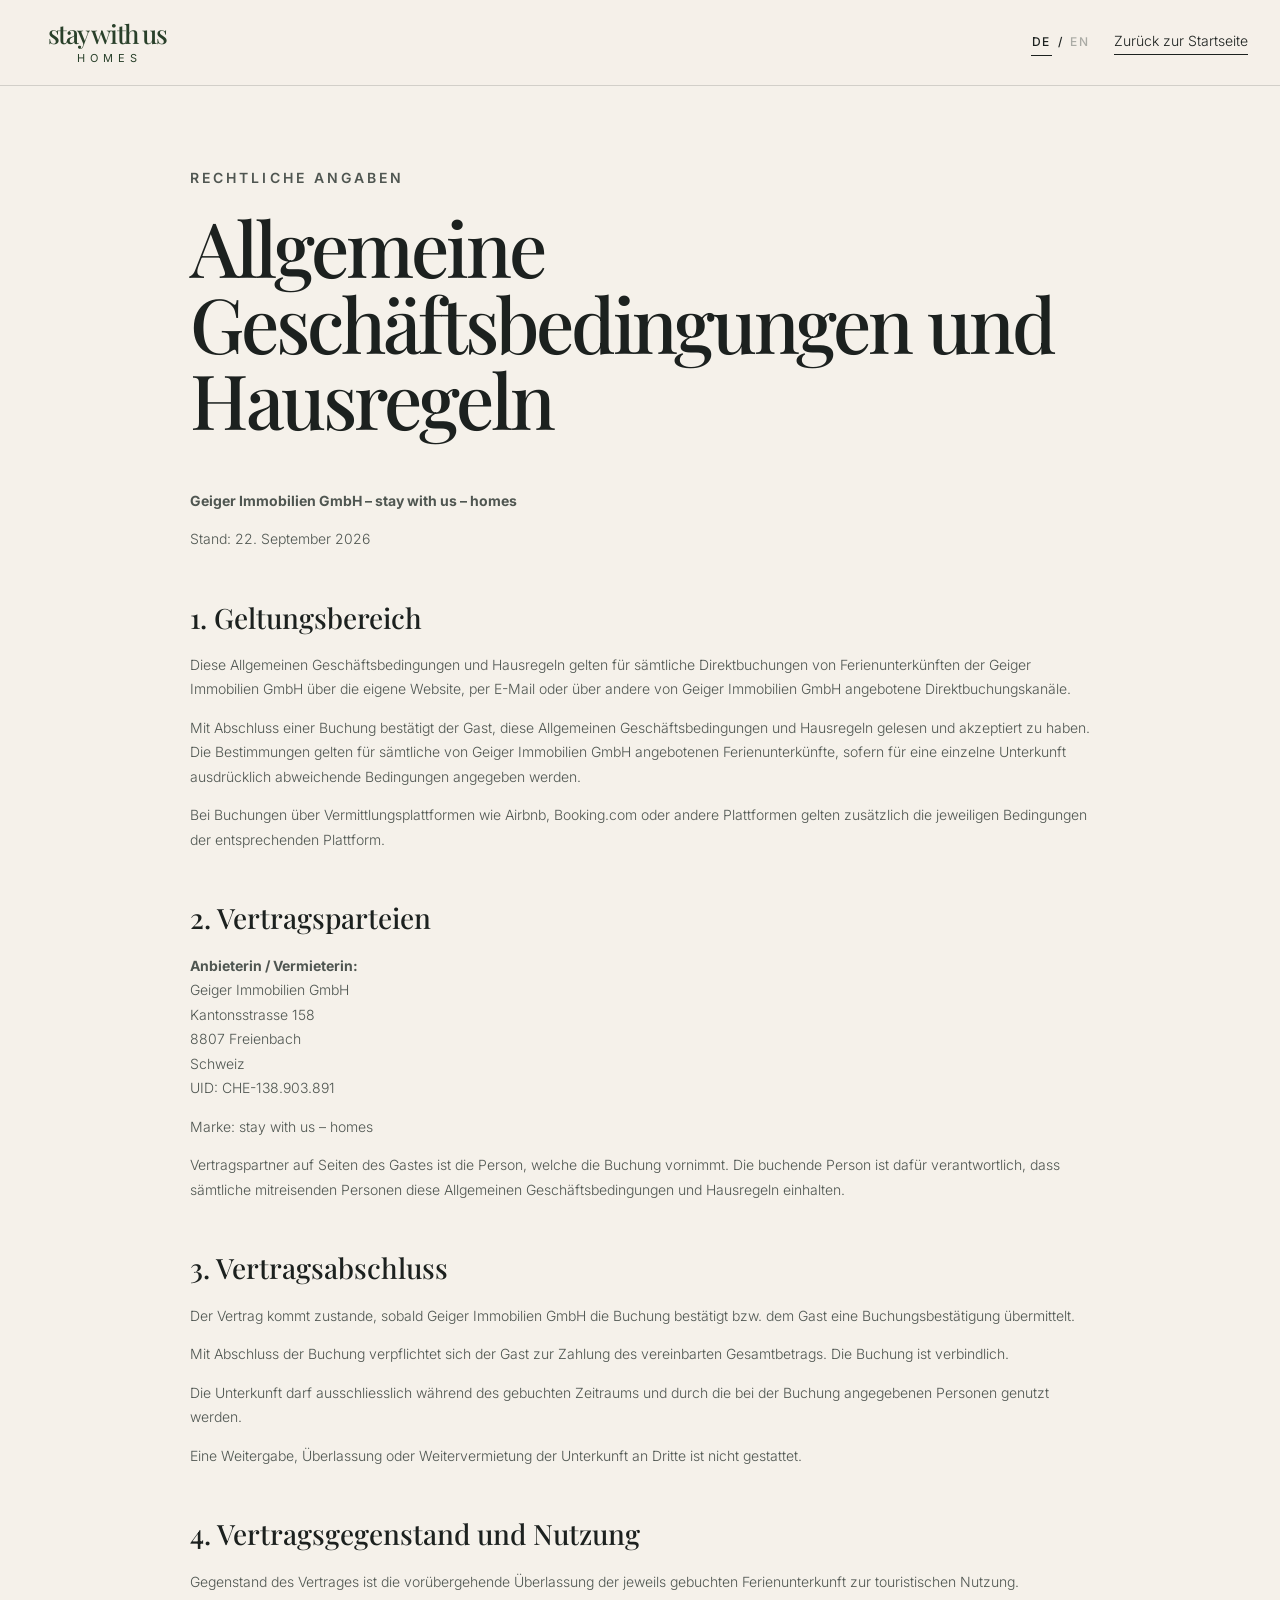
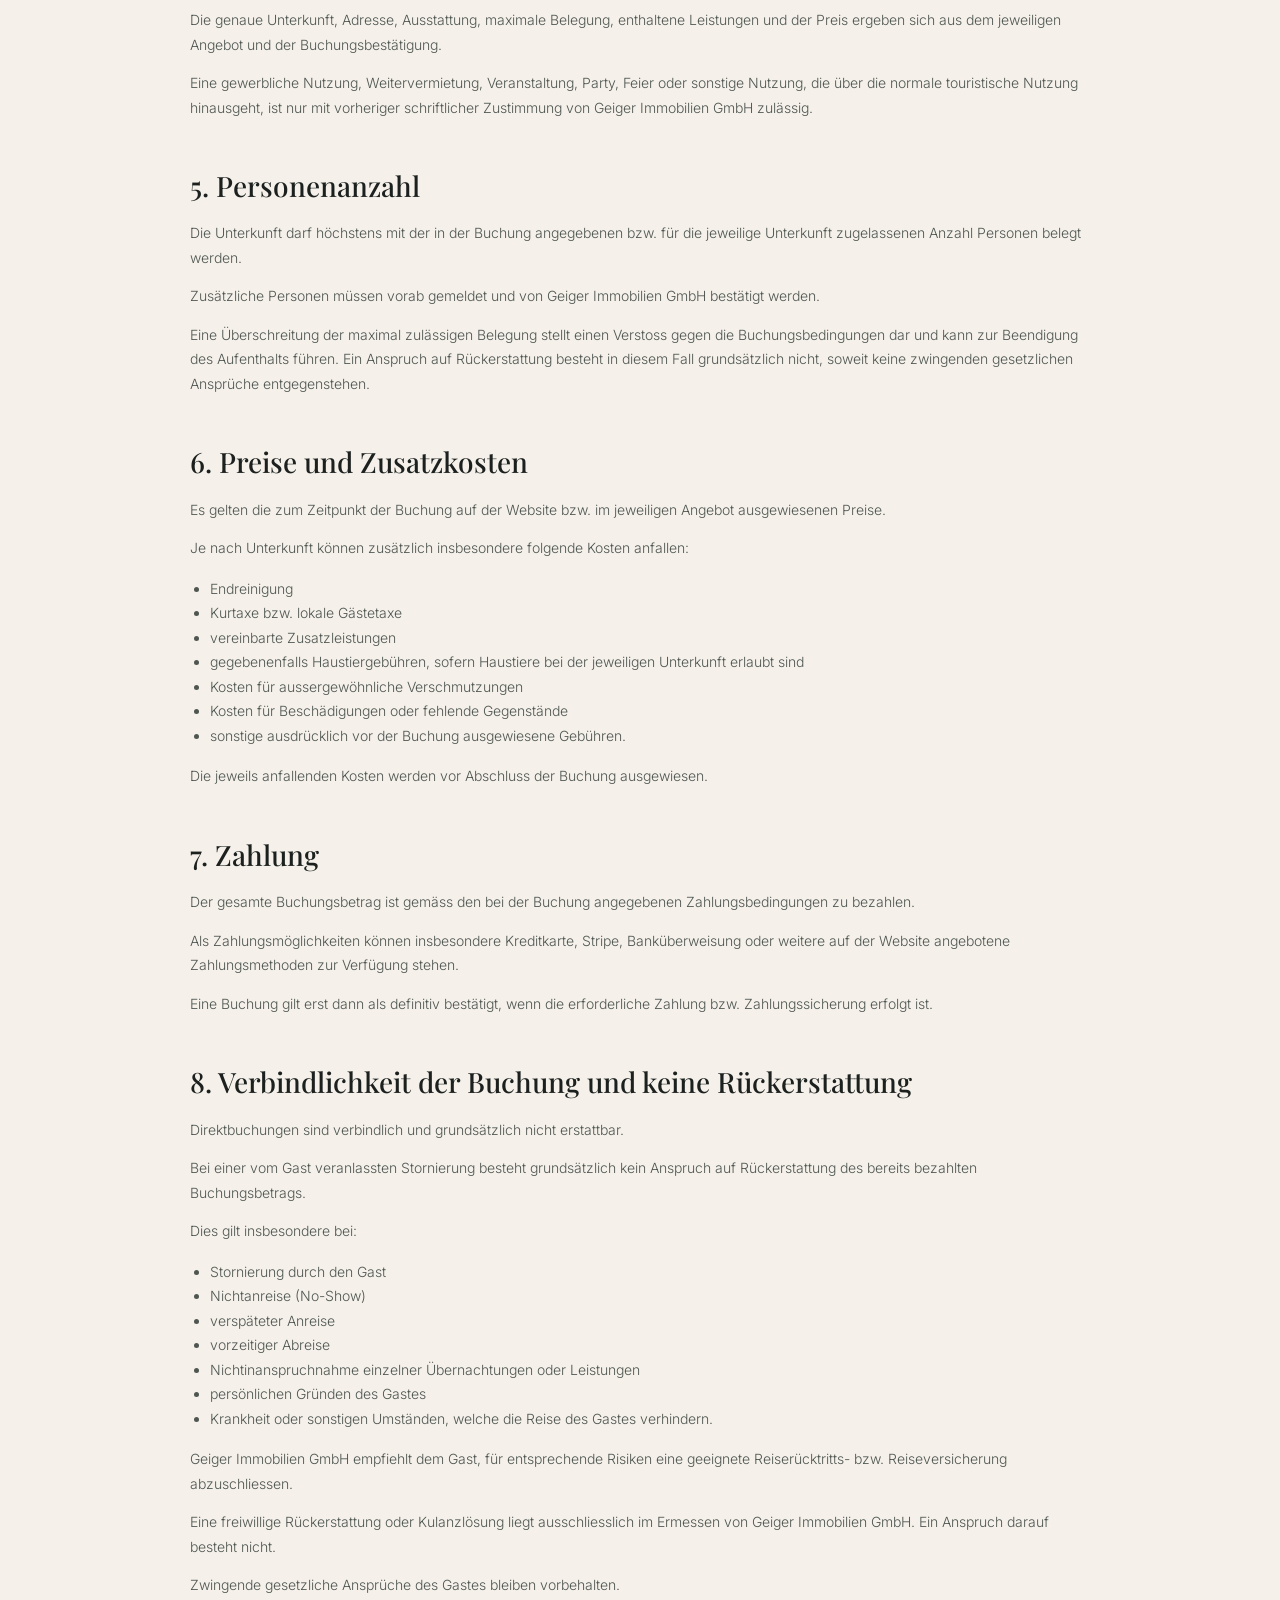
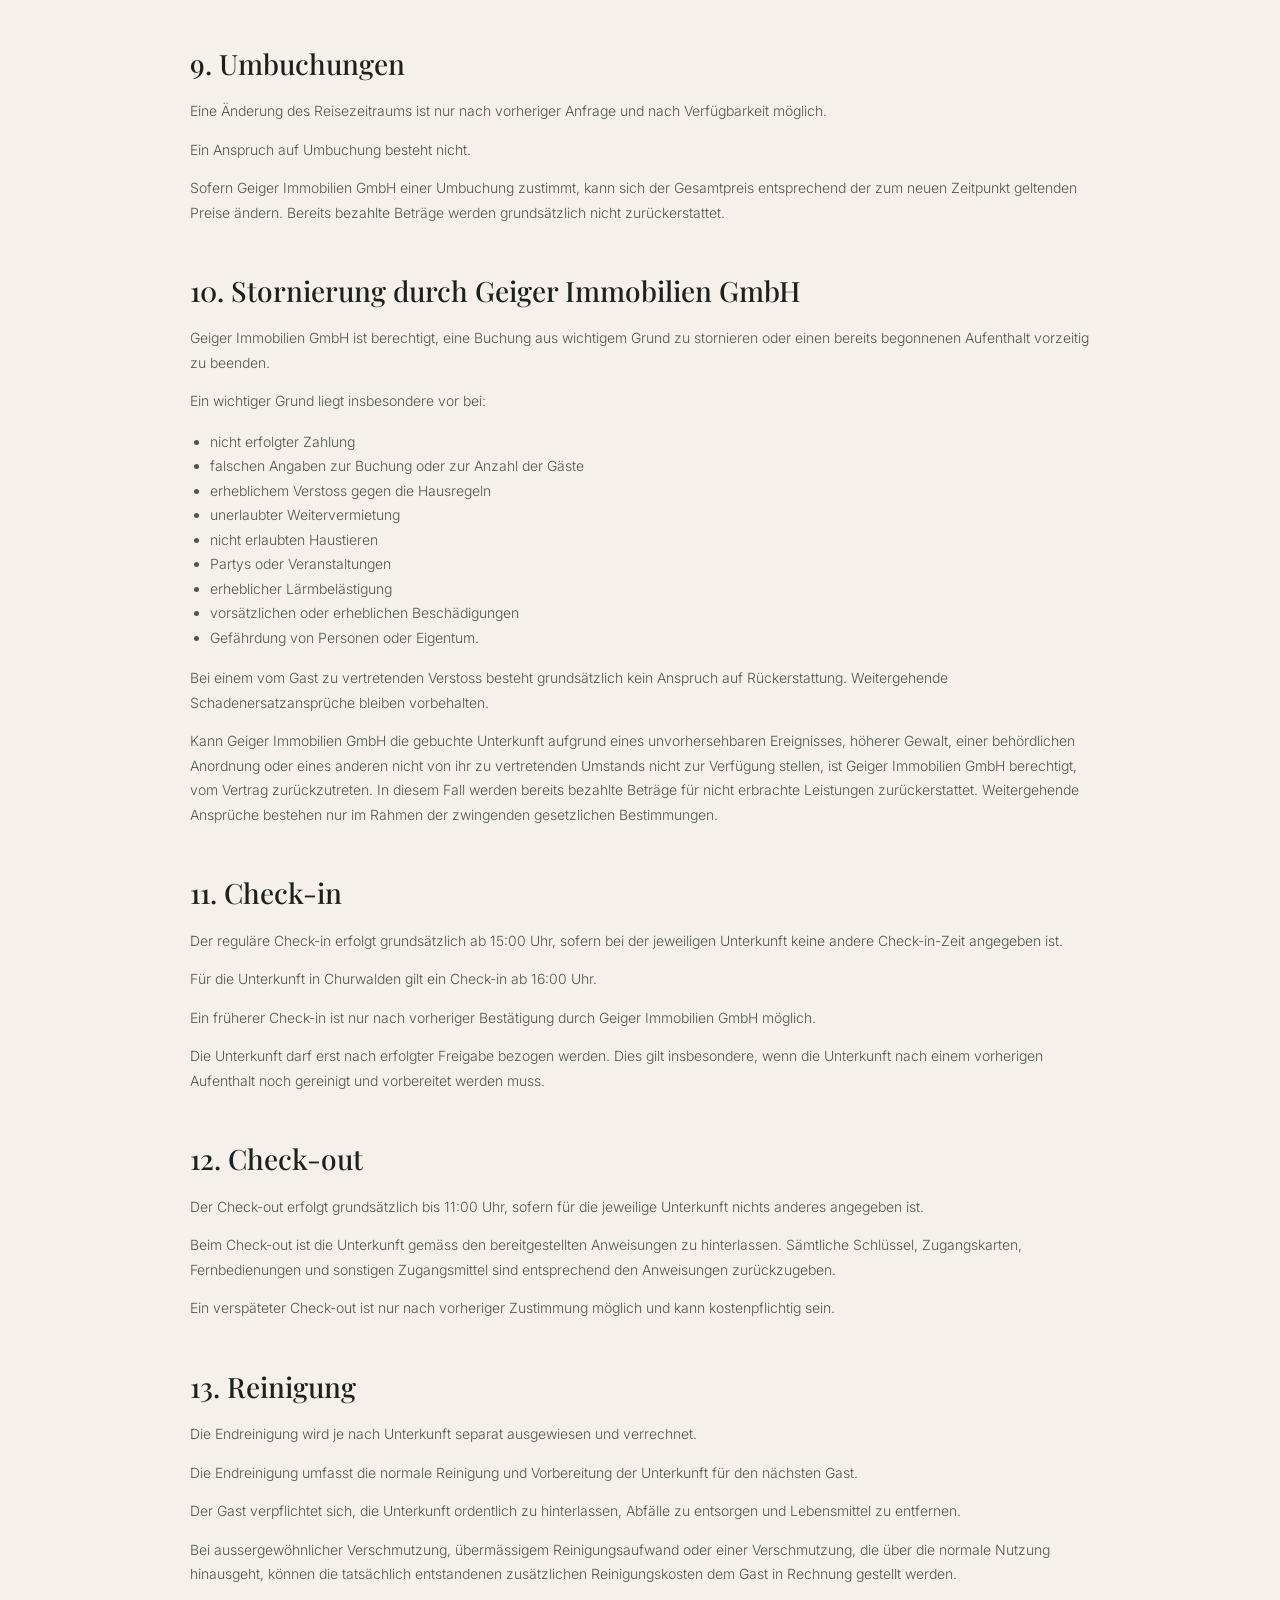
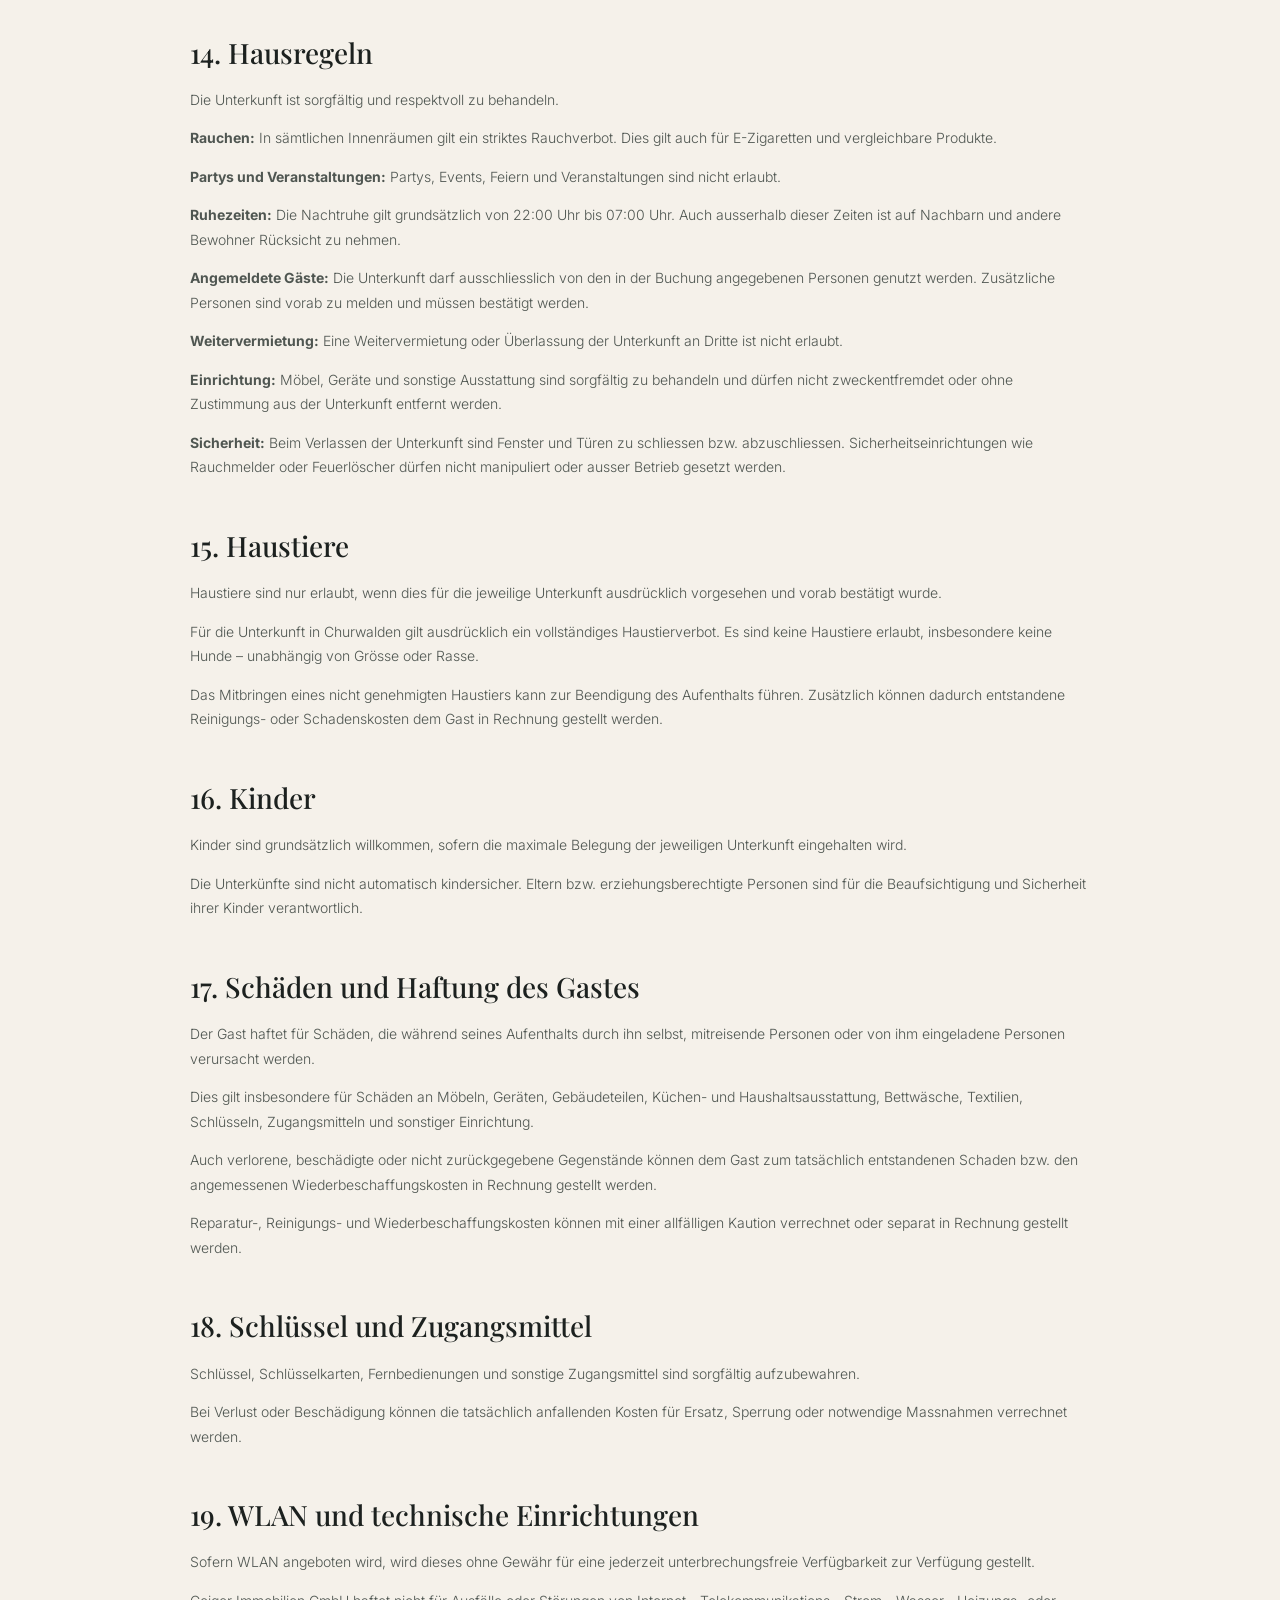
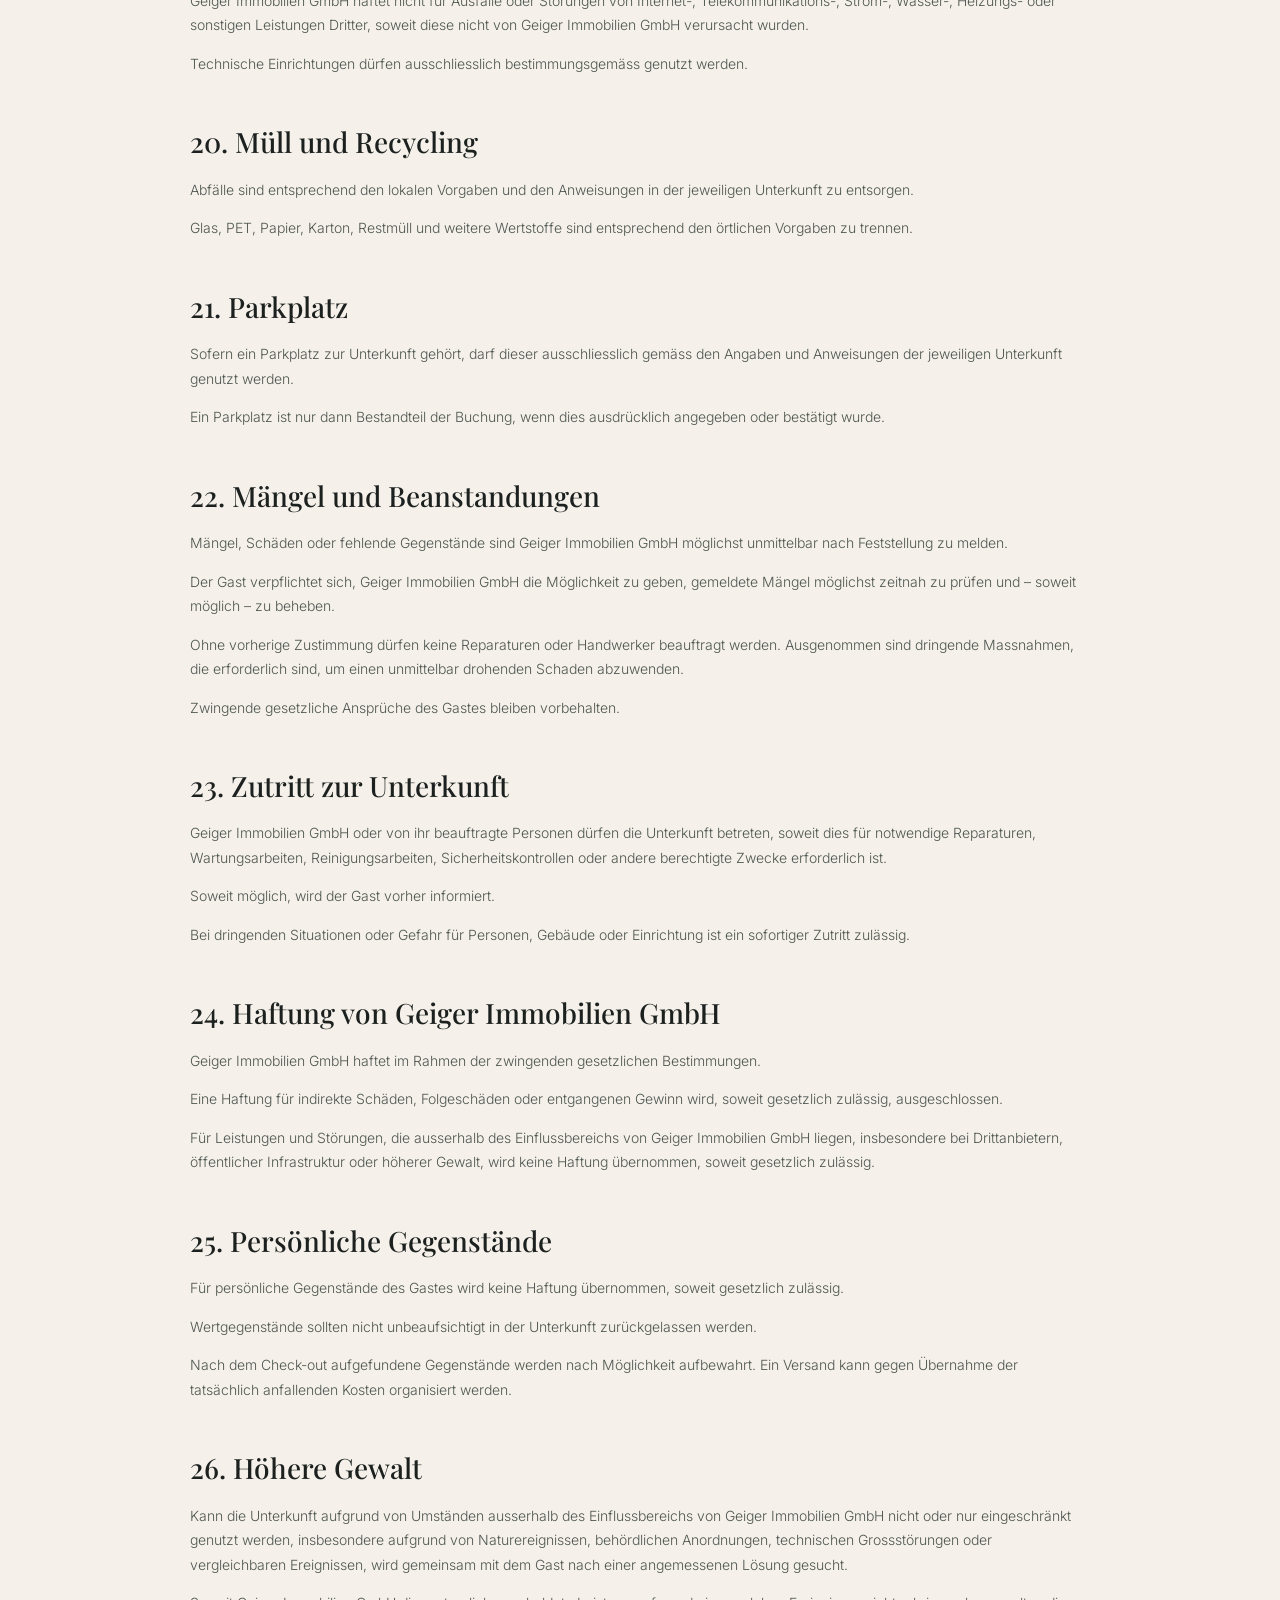
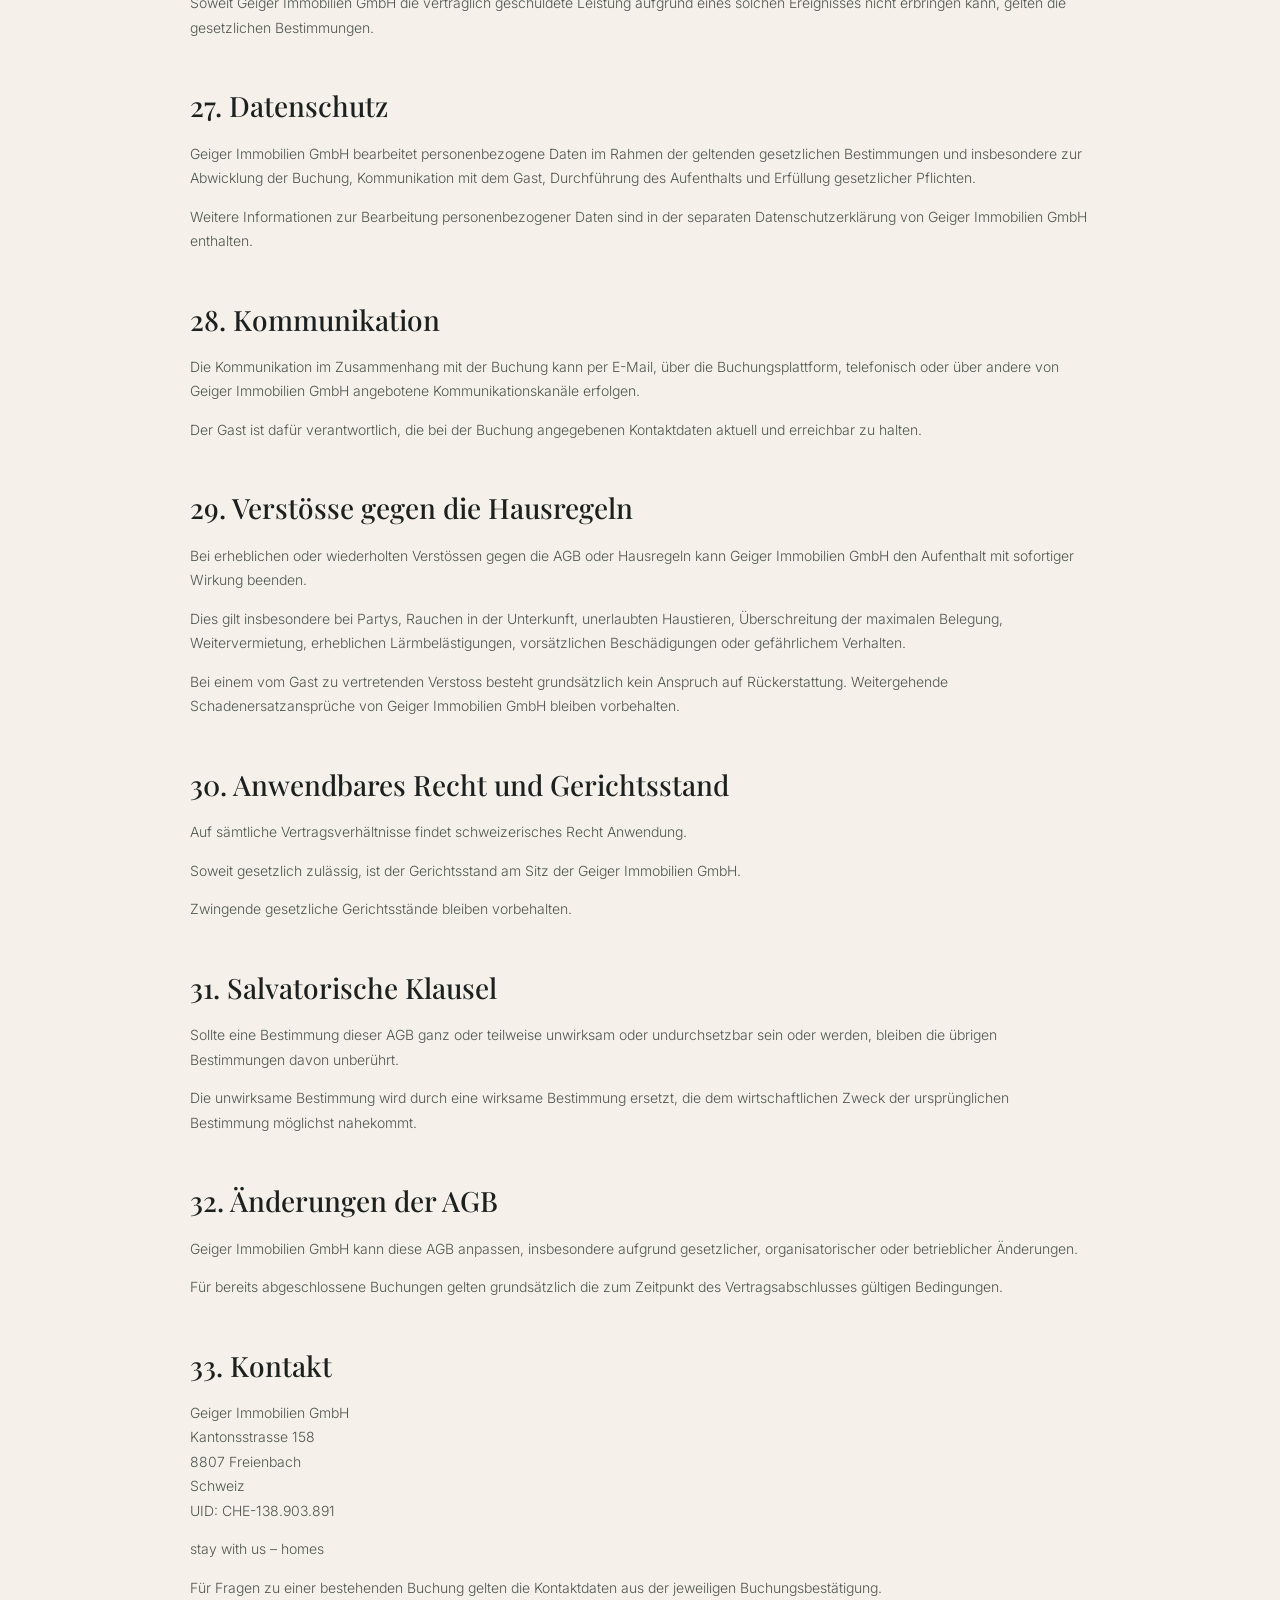
<file: agb-en.html>
<!doctype html>
<html lang="en">
<head>
  <meta charset="utf-8">
  <meta name="viewport" content="width=device-width, initial-scale=1">
  <meta name="robots" content="noindex,follow">
  <title>Terms & House Rules | Stay With Us Homes</title>
  <meta name="theme-color" content="#f5f1ea">
  <link rel="preconnect" href="https://fonts.googleapis.com">
  <link rel="preconnect" href="https://fonts.gstatic.com" crossorigin>
  <link href="https://fonts.googleapis.com/css2?family=Inter:wght@300;400;500;600&family=Playfair+Display:wght@500;600&display=swap" rel="stylesheet">
  <link rel="stylesheet" href="style.css?v=20260922-36">
</head>
<body class="legal-page">
  <header class="legal-header">
    <a class="brand" href="index.html" aria-label="Stay With Us Homes home">
      <span class="brand-wordmark" aria-hidden="true">
        <span class="brand-name">stay with us</span>
        <span class="brand-homes">HOMES</span>
      </span>
    </a>
    <a class="legal-back" href="index.html">Back to homepage</a>
  </header>

  <main class="legal-main">
    <p class="eyebrow">TERMS & HOUSE RULES</p>
    <h1>General Terms and Conditions and House Rules</h1>
    <p><strong>Geiger Immobilien GmbH – stay with us – homes</strong></p>
    <p>Last updated: 22 September 2026</p>

    <h2>1. Scope</h2>
    <p>These General Terms and Conditions and House Rules apply to all direct bookings of holiday accommodation offered by Geiger Immobilien GmbH via its own website, by email or through other direct booking channels offered by Geiger Immobilien GmbH.</p>
    <p>By completing a booking, the guest confirms that they have read and accepted these General Terms and Conditions and House Rules. They apply to all holiday accommodation offered by Geiger Immobilien GmbH unless expressly stated otherwise for an individual property.</p>
    <p>For bookings made through intermediary platforms such as Airbnb, Booking.com or other platforms, the respective terms and conditions of the relevant platform also apply.</p>

    <h2>2. Contracting parties</h2>
    <p><strong>Provider / Lessor:</strong><br>
    Geiger Immobilien GmbH<br>
    Kantonsstrasse 158<br>
    8807 Freienbach<br>
    Switzerland<br>
    UID: CHE-138.903.891</p>
    <p>Brand: stay with us – homes</p>
    <p>The contracting party on the guest's side is the person who makes the booking. The person making the booking is responsible for ensuring that all accompanying guests comply with these General Terms and Conditions and House Rules.</p>

    <h2>3. Conclusion of the contract</h2>
    <p>The contract is concluded once Geiger Immobilien GmbH confirms the booking or sends the guest a booking confirmation.</p>
    <p>By completing the booking, the guest undertakes to pay the agreed total amount. The booking is binding.</p>
    <p>The accommodation may be used only for the booked period and only by the persons stated in the booking.</p>
    <p>Transfer, assignment or subletting of the accommodation to third parties is not permitted.</p>

    <h2>4. Subject matter of the contract and use</h2>
    <p>The subject matter of the contract is the temporary provision of the booked holiday accommodation for tourist use.</p>
    <p>The exact property, address, facilities, maximum occupancy, included services and price are set out in the relevant offer and booking confirmation.</p>
    <p>Commercial use, subletting, events, parties, celebrations or any other use beyond normal tourist use is permitted only with the prior written consent of Geiger Immobilien GmbH.</p>

    <h2>5. Number of guests</h2>
    <p>The accommodation may not be occupied by more persons than stated in the booking or permitted for the respective property.</p>
    <p>Additional persons must be reported in advance and confirmed by Geiger Immobilien GmbH.</p>
    <p>Exceeding the maximum permitted occupancy constitutes a breach of the booking conditions and may result in termination of the stay. In such a case there is generally no entitlement to a refund, subject to any mandatory statutory rights.</p>

    <h2>6. Prices and additional charges</h2>
    <p>The prices displayed on the website or in the respective offer at the time of booking apply.</p>
    <p>Depending on the property, additional charges may include in particular:</p>
    <ul>
      <li>final cleaning</li>
      <li>tourist tax or local guest tax</li>
      <li>agreed additional services</li>
      <li>pet fees, where pets are permitted at the respective property</li>
      <li>costs for exceptional soiling</li>
      <li>costs for damage or missing items</li>
      <li>other fees expressly shown before the booking is completed.</li>
    </ul>
    <p>Any applicable charges are shown before the booking is completed.</p>

    <h2>7. Payment</h2>
    <p>The full booking amount must be paid in accordance with the payment terms stated during the booking process.</p>
    <p>Available payment methods may include credit card, Stripe, bank transfer or other payment methods offered on the website.</p>
    <p>A booking is considered finally confirmed only once the required payment or payment security has been received or provided.</p>

    <h2>8. Binding nature of bookings and no refund</h2>
    <p>Direct bookings are binding and are generally non-refundable.</p>
    <p>If the guest cancels the booking, there is generally no entitlement to a refund of amounts already paid.</p>
    <p>This applies in particular in the event of:</p>
    <ul>
      <li>cancellation by the guest</li>
      <li>failure to arrive (no-show)</li>
      <li>late arrival</li>
      <li>early departure</li>
      <li>non-use of individual nights or services</li>
      <li>personal reasons relating to the guest</li>
      <li>illness or other circumstances preventing the guest from travelling.</li>
    </ul>
    <p>Geiger Immobilien GmbH recommends that guests take out suitable travel cancellation or travel insurance for such risks.</p>
    <p>Any voluntary refund or goodwill arrangement is at the sole discretion of Geiger Immobilien GmbH. There is no entitlement to such an arrangement.</p>
    <p>Mandatory statutory rights of the guest remain unaffected.</p>

    <h2>9. Rebooking</h2>
    <p>A change to the travel dates is possible only upon prior request and subject to availability.</p>
    <p>There is no entitlement to rebooking.</p>
    <p>If Geiger Immobilien GmbH agrees to a rebooking, the total price may change in accordance with the prices applicable to the new dates. Amounts already paid are generally not refunded.</p>

    <h2>10. Cancellation by Geiger Immobilien GmbH</h2>
    <p>Geiger Immobilien GmbH is entitled to cancel a booking for good cause or to terminate an ongoing stay early.</p>
    <p>Good cause includes in particular:</p>
    <ul>
      <li>non-payment</li>
      <li>false information concerning the booking or number of guests</li>
      <li>serious breaches of the House Rules</li>
      <li>unauthorised subletting</li>
      <li>unauthorised pets</li>
      <li>parties or events</li>
      <li>serious noise disturbance</li>
      <li>intentional or serious damage</li>
      <li>endangerment of persons or property.</li>
    </ul>
    <p>If the breach is attributable to the guest, there is generally no entitlement to a refund. Further claims for damages remain reserved.</p>
    <p>If Geiger Immobilien GmbH is unable to provide the booked accommodation due to an unforeseeable event, force majeure, an official order or another circumstance beyond its control, Geiger Immobilien GmbH is entitled to withdraw from the contract. In this case, amounts already paid for services not provided will be refunded. Further claims exist only to the extent required by mandatory statutory provisions.</p>

    <h2>11. Check-in</h2>
    <p>Regular check-in is generally from 15:00 unless a different check-in time is stated for the respective property.</p>
    <p>For the property in Churwalden, check-in is from 16:00.</p>
    <p>Earlier check-in is possible only with prior confirmation by Geiger Immobilien GmbH.</p>
    <p>The accommodation may be occupied only once it has been released for the guest. This applies in particular where the property still needs to be cleaned and prepared after a previous stay.</p>

    <h2>12. Check-out</h2>
    <p>Check-out is generally by 11:00 unless otherwise stated for the respective property.</p>
    <p>On check-out, the accommodation must be left in accordance with the instructions provided. All keys, access cards, remote controls and other access devices must be returned as instructed.</p>
    <p>Late check-out is possible only with prior consent and may be subject to an additional charge.</p>

    <h2>13. Cleaning</h2>
    <p>Final cleaning is shown and charged separately depending on the property.</p>
    <p>Final cleaning covers the normal cleaning and preparation of the accommodation for the next guest.</p>
    <p>The guest undertakes to leave the accommodation in an orderly condition, dispose of waste and remove food.</p>
    <p>In the event of exceptional soiling, excessive cleaning requirements or soiling beyond normal use, the additional cleaning costs actually incurred may be charged to the guest.</p>

    <h2>14. House Rules</h2>
    <p>The accommodation must be treated with care and respect.</p>
    <p><strong>Smoking:</strong> Smoking is strictly prohibited in all indoor areas. This also applies to e-cigarettes and comparable products.</p>
    <p><strong>Parties and events:</strong> Parties, events, celebrations and functions are not permitted.</p>
    <p><strong>Quiet hours:</strong> Quiet hours generally apply from 22:00 to 07:00. Consideration must also be shown to neighbours and other residents outside these hours.</p>
    <p><strong>Registered guests:</strong> The accommodation may be used only by the persons stated in the booking. Additional persons must be reported in advance and confirmed.</p>
    <p><strong>Subletting:</strong> Subletting or making the accommodation available to third parties is not permitted.</p>
    <p><strong>Furnishings:</strong> Furniture, appliances and other equipment must be treated with care and may not be used for purposes other than intended or removed from the property without consent.</p>
    <p><strong>Safety:</strong> Windows and doors must be closed or locked when leaving the accommodation. Safety equipment such as smoke detectors or fire extinguishers must not be tampered with or disabled.</p>

    <h2>15. Pets</h2>
    <p>Pets are permitted only where expressly allowed for the respective property and confirmed in advance.</p>
    <p>For the property in Churwalden, a complete ban on pets applies. No pets are permitted, in particular no dogs, regardless of size or breed.</p>
    <p>Bringing an unauthorised pet may result in termination of the stay. Any resulting cleaning or damage costs may also be charged to the guest.</p>

    <h2>16. Children</h2>
    <p>Children are generally welcome, provided that the maximum occupancy of the respective property is observed.</p>
    <p>The properties are not automatically childproof. Parents or legal guardians are responsible for supervising their children and ensuring their safety.</p>

    <h2>17. Damage and liability of the guest</h2>
    <p>The guest is liable for damage caused during the stay by the guest, accompanying persons or persons invited by the guest.</p>
    <p>This applies in particular to damage to furniture, appliances, parts of the building, kitchen and household equipment, bed linen, textiles, keys, access devices and other furnishings.</p>
    <p>Lost, damaged or unreturned items may be charged to the guest at the amount of the actual loss or reasonable replacement cost.</p>
    <p>Repair, cleaning and replacement costs may be offset against any deposit or invoiced separately.</p>

    <h2>18. Keys and access devices</h2>
    <p>Keys, key cards, remote controls and other access devices must be kept safe and handled with care.</p>
    <p>In the event of loss or damage, the actual costs incurred for replacement, blocking or other necessary measures may be charged.</p>

    <h2>19. Wi-Fi and technical facilities</h2>
    <p>Where Wi-Fi is provided, it is made available without any guarantee of uninterrupted availability at all times.</p>
    <p>Geiger Immobilien GmbH is not liable for failures or interruptions of internet, telecommunications, electricity, water, heating or other third-party services unless caused by Geiger Immobilien GmbH.</p>
    <p>Technical facilities may be used only for their intended purpose.</p>

    <h2>20. Waste and recycling</h2>
    <p>Waste must be disposed of in accordance with local requirements and the instructions provided at the respective property.</p>
    <p>Glass, PET, paper, cardboard, general waste and other recyclable materials must be separated in accordance with local requirements.</p>

    <h2>21. Parking</h2>
    <p>Where a parking space belongs to the accommodation, it may be used only in accordance with the information and instructions applicable to the respective property.</p>
    <p>A parking space forms part of the booking only where this is expressly stated or confirmed.</p>

    <h2>22. Defects and complaints</h2>
    <p>Defects, damage or missing items must be reported to Geiger Immobilien GmbH as soon as possible after they are discovered.</p>
    <p>The guest must give Geiger Immobilien GmbH the opportunity to inspect reported defects promptly and, where possible, remedy them.</p>
    <p>No repairs or tradespeople may be commissioned without prior consent. This does not apply to urgent measures necessary to prevent imminent damage.</p>
    <p>Mandatory statutory rights of the guest remain unaffected.</p>

    <h2>23. Access to the accommodation</h2>
    <p>Geiger Immobilien GmbH or persons appointed by it may enter the accommodation where necessary for repairs, maintenance, cleaning, safety inspections or other legitimate purposes.</p>
    <p>Where possible, the guest will be informed in advance.</p>
    <p>In urgent situations or where there is a risk to persons, the building or the furnishings, immediate access is permitted.</p>

    <h2>24. Liability of Geiger Immobilien GmbH</h2>
    <p>Geiger Immobilien GmbH is liable within the scope of mandatory statutory provisions.</p>
    <p>Liability for indirect damage, consequential damage or loss of profit is excluded to the extent permitted by law.</p>
    <p>Geiger Immobilien GmbH accepts no liability, to the extent permitted by law, for services or disruptions outside its sphere of influence, in particular those involving third-party providers, public infrastructure or force majeure.</p>

    <h2>25. Personal belongings</h2>
    <p>No liability is accepted for guests' personal belongings to the extent permitted by law.</p>
    <p>Valuables should not be left unattended in the accommodation.</p>
    <p>Items found after check-out will be kept where reasonably possible. Shipping can be arranged against reimbursement of the costs actually incurred.</p>

    <h2>26. Force majeure</h2>
    <p>If the accommodation cannot be used, or can be used only to a limited extent, due to circumstances outside the control of Geiger Immobilien GmbH, in particular natural events, official orders, major technical disruptions or comparable events, Geiger Immobilien GmbH will seek an appropriate solution together with the guest.</p>
    <p>If Geiger Immobilien GmbH is unable to provide the contractually agreed service due to such an event, the statutory provisions apply.</p>

    <h2>27. Data protection</h2>
    <p>Geiger Immobilien GmbH processes personal data in accordance with the applicable legal provisions, in particular for handling the booking, communicating with the guest, carrying out the stay and fulfilling legal obligations.</p>
    <p>Further information on the processing of personal data can be found in the separate <a href="datenschutz-en.html">Privacy Policy</a> of Geiger Immobilien GmbH.</p>

    <h2>28. Communication</h2>
    <p>Communication relating to the booking may take place by email, through the booking platform, by telephone or via other communication channels offered by Geiger Immobilien GmbH.</p>
    <p>The guest is responsible for keeping the contact details provided during the booking current and reachable.</p>

    <h2>29. Breaches of the House Rules</h2>
    <p>In the event of serious or repeated breaches of these Terms or the House Rules, Geiger Immobilien GmbH may terminate the stay with immediate effect.</p>
    <p>This applies in particular to parties, smoking in the accommodation, unauthorised pets, exceeding the maximum occupancy, subletting, serious noise disturbance, intentional damage or dangerous behaviour.</p>
    <p>If the breach is attributable to the guest, there is generally no entitlement to a refund. Further claims for damages by Geiger Immobilien GmbH remain reserved.</p>

    <h2>30. Applicable law and jurisdiction</h2>
    <p>All contractual relationships are governed by Swiss law.</p>
    <p>To the extent permitted by law, the place of jurisdiction is the registered office of Geiger Immobilien GmbH.</p>
    <p>Mandatory statutory places of jurisdiction remain unaffected.</p>

    <h2>31. Severability</h2>
    <p>If any provision of these Terms is or becomes wholly or partly invalid or unenforceable, the remaining provisions remain unaffected.</p>
    <p>The invalid provision shall be replaced by a valid provision that comes as close as possible to the economic purpose of the original provision.</p>

    <h2>32. Amendments to the Terms</h2>
    <p>Geiger Immobilien GmbH may amend these Terms, in particular due to legal, organisational or operational changes.</p>
    <p>For bookings already concluded, the terms valid at the time the contract was concluded generally apply.</p>

    <h2>33. Contact</h2>
    <p>Geiger Immobilien GmbH<br>
    Kantonsstrasse 158<br>
    8807 Freienbach<br>
    Switzerland<br>
    UID: CHE-138.903.891</p>
    <p>stay with us – homes</p>
    <p>For questions concerning an existing booking, please use the contact details provided in the relevant booking confirmation.</p>
  </main>
  <script src="legal-language.js"></script>
</body>
</html>
</file>
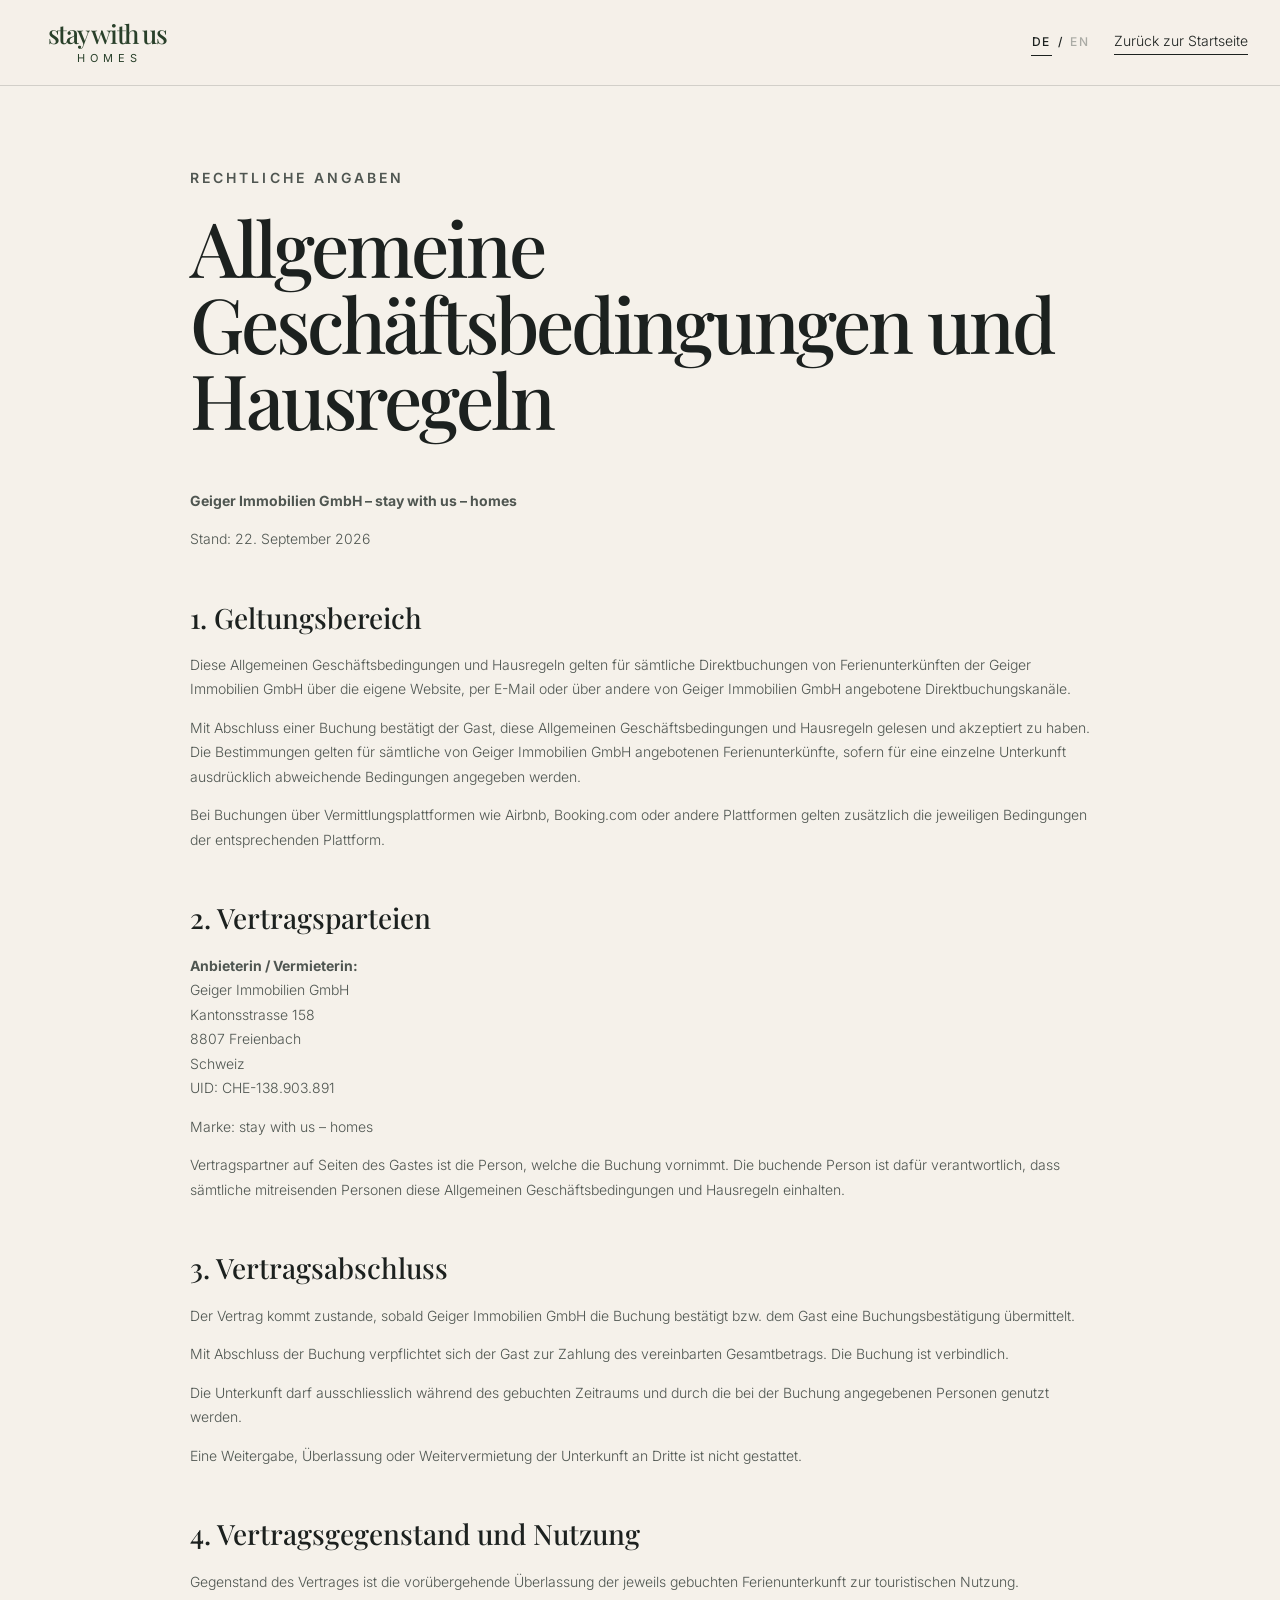
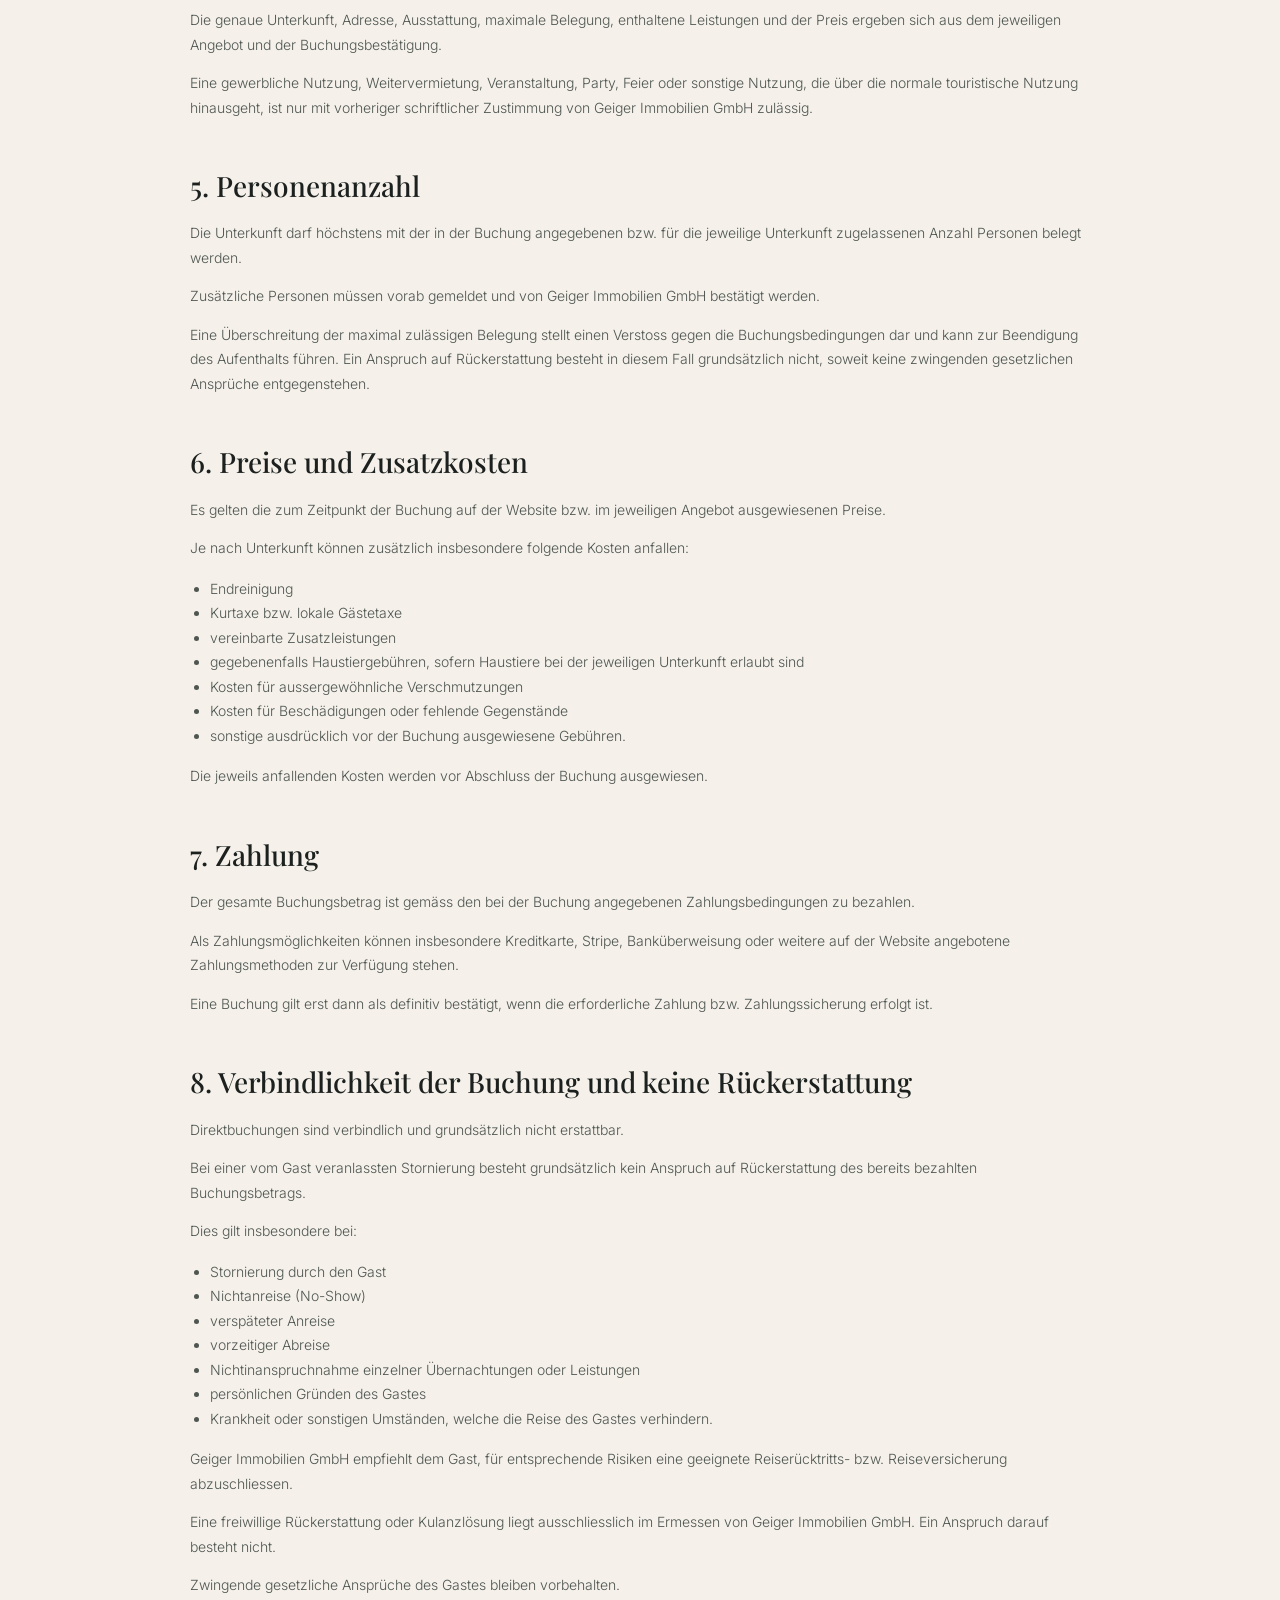
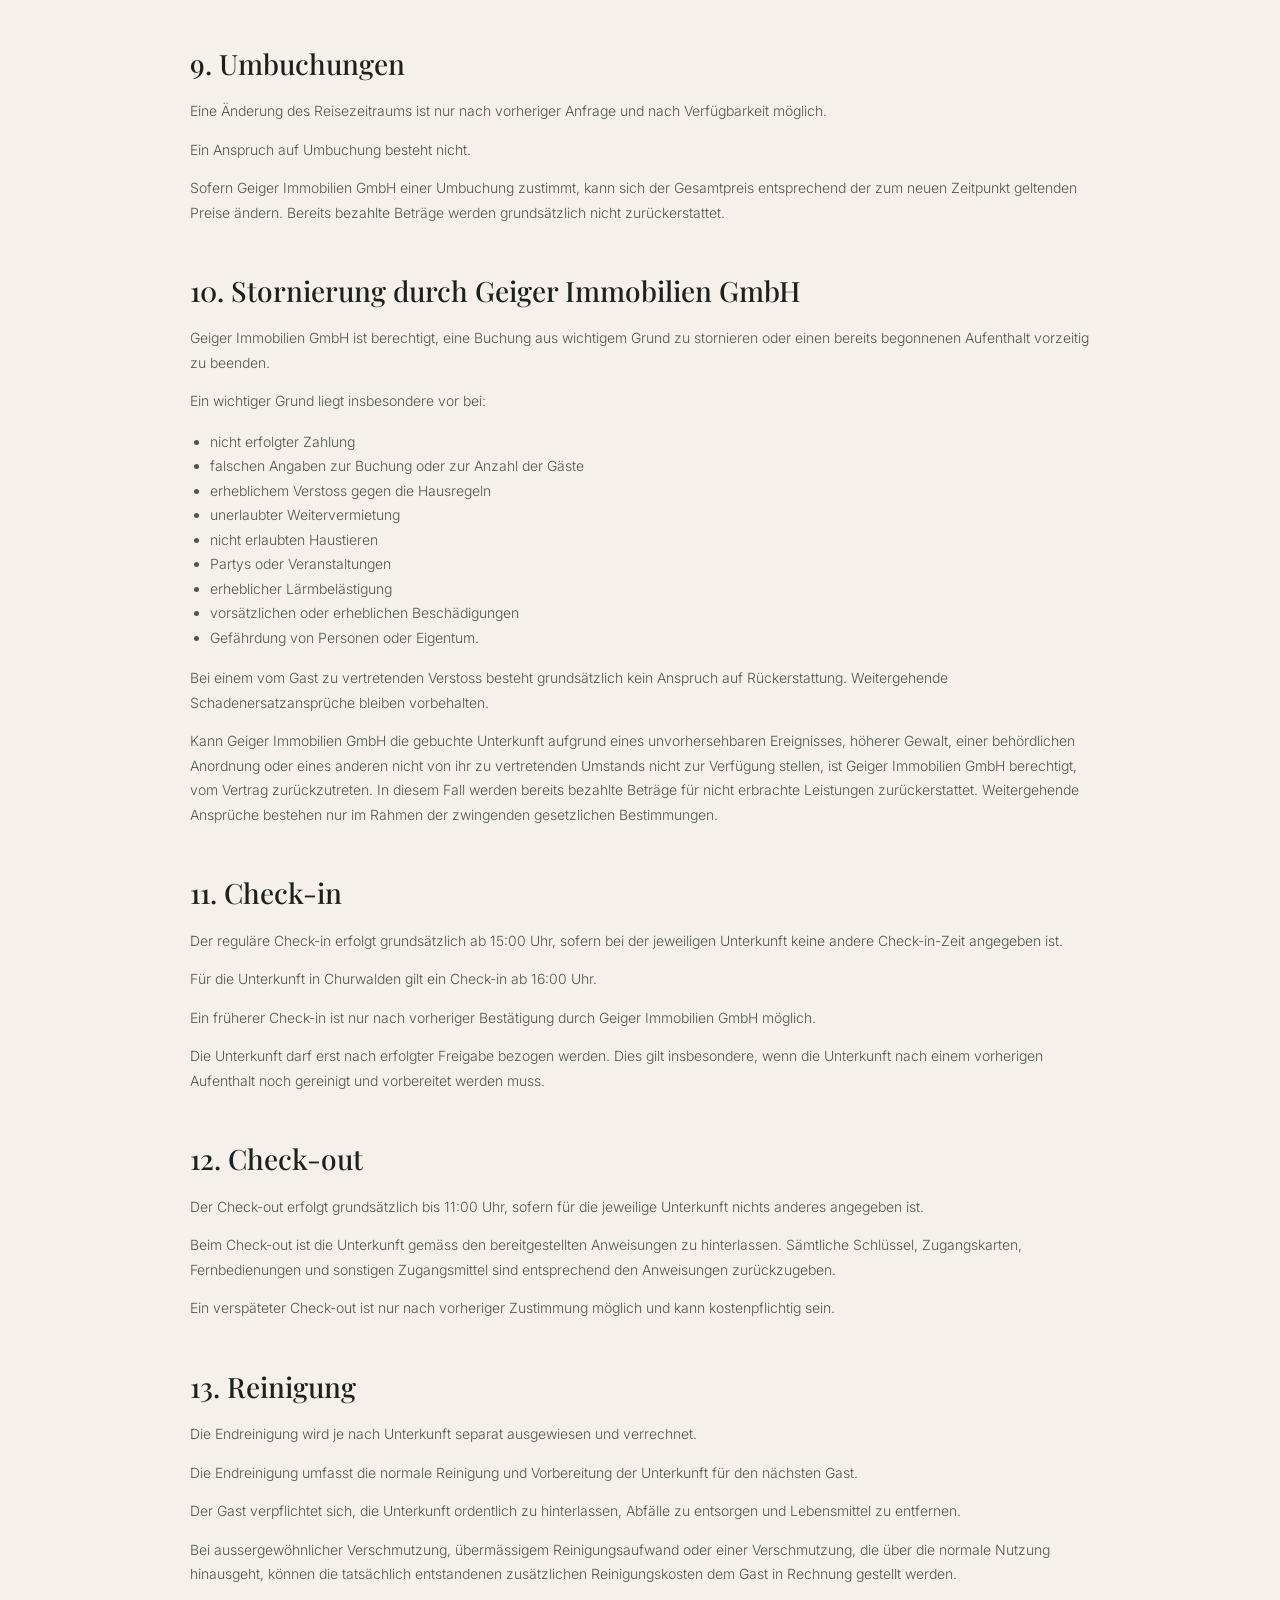
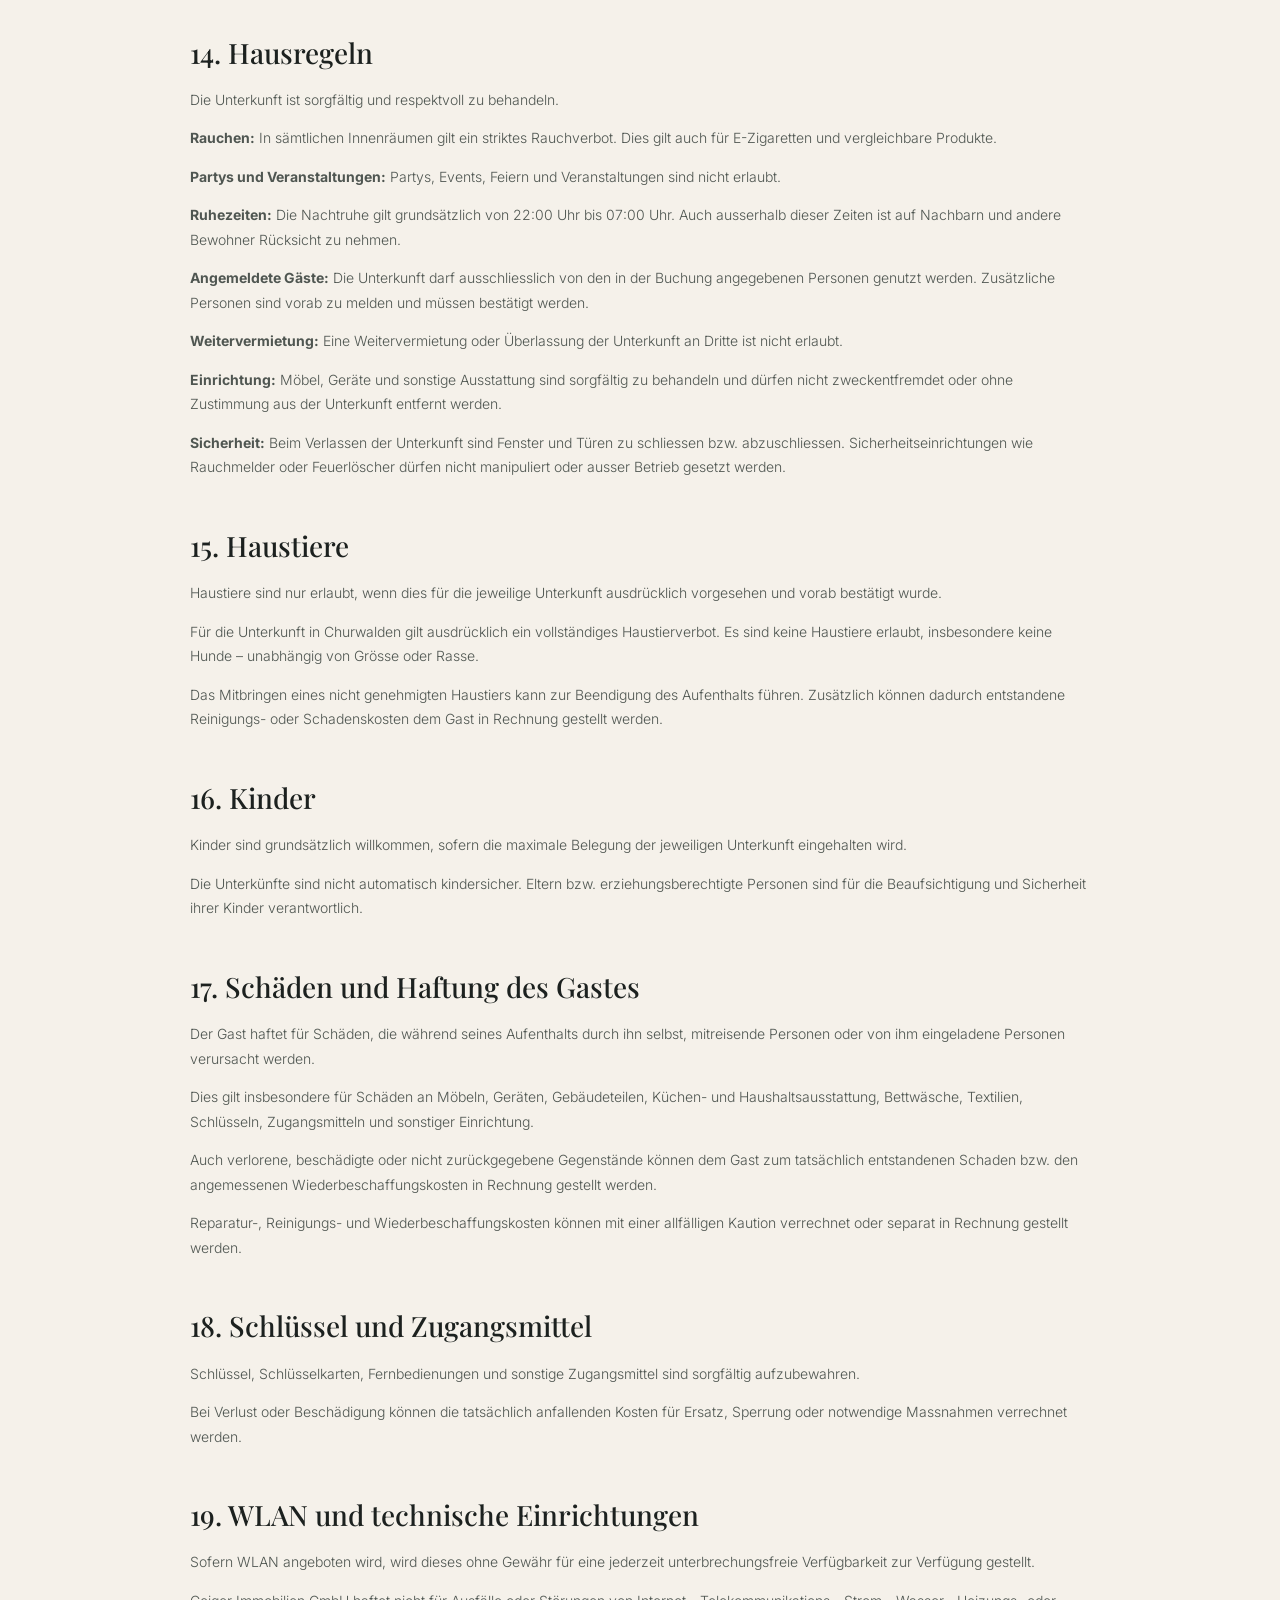
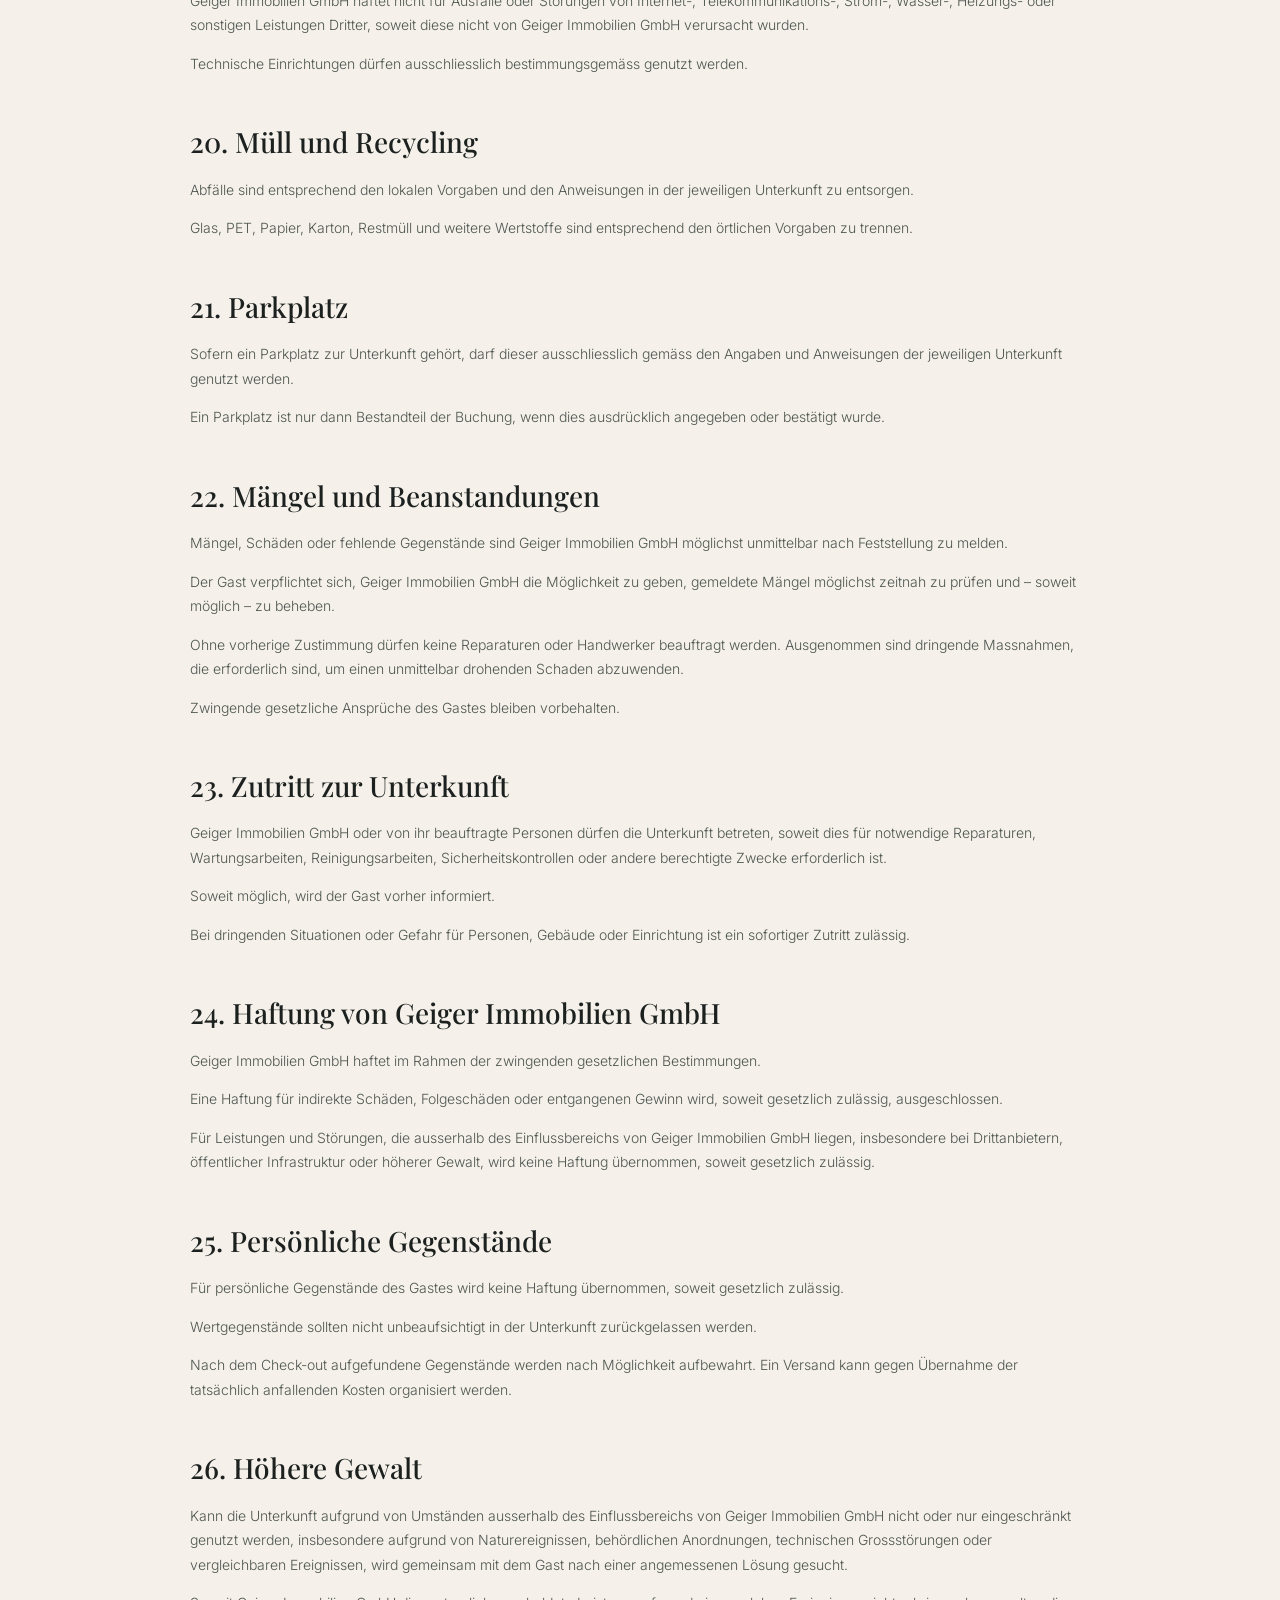
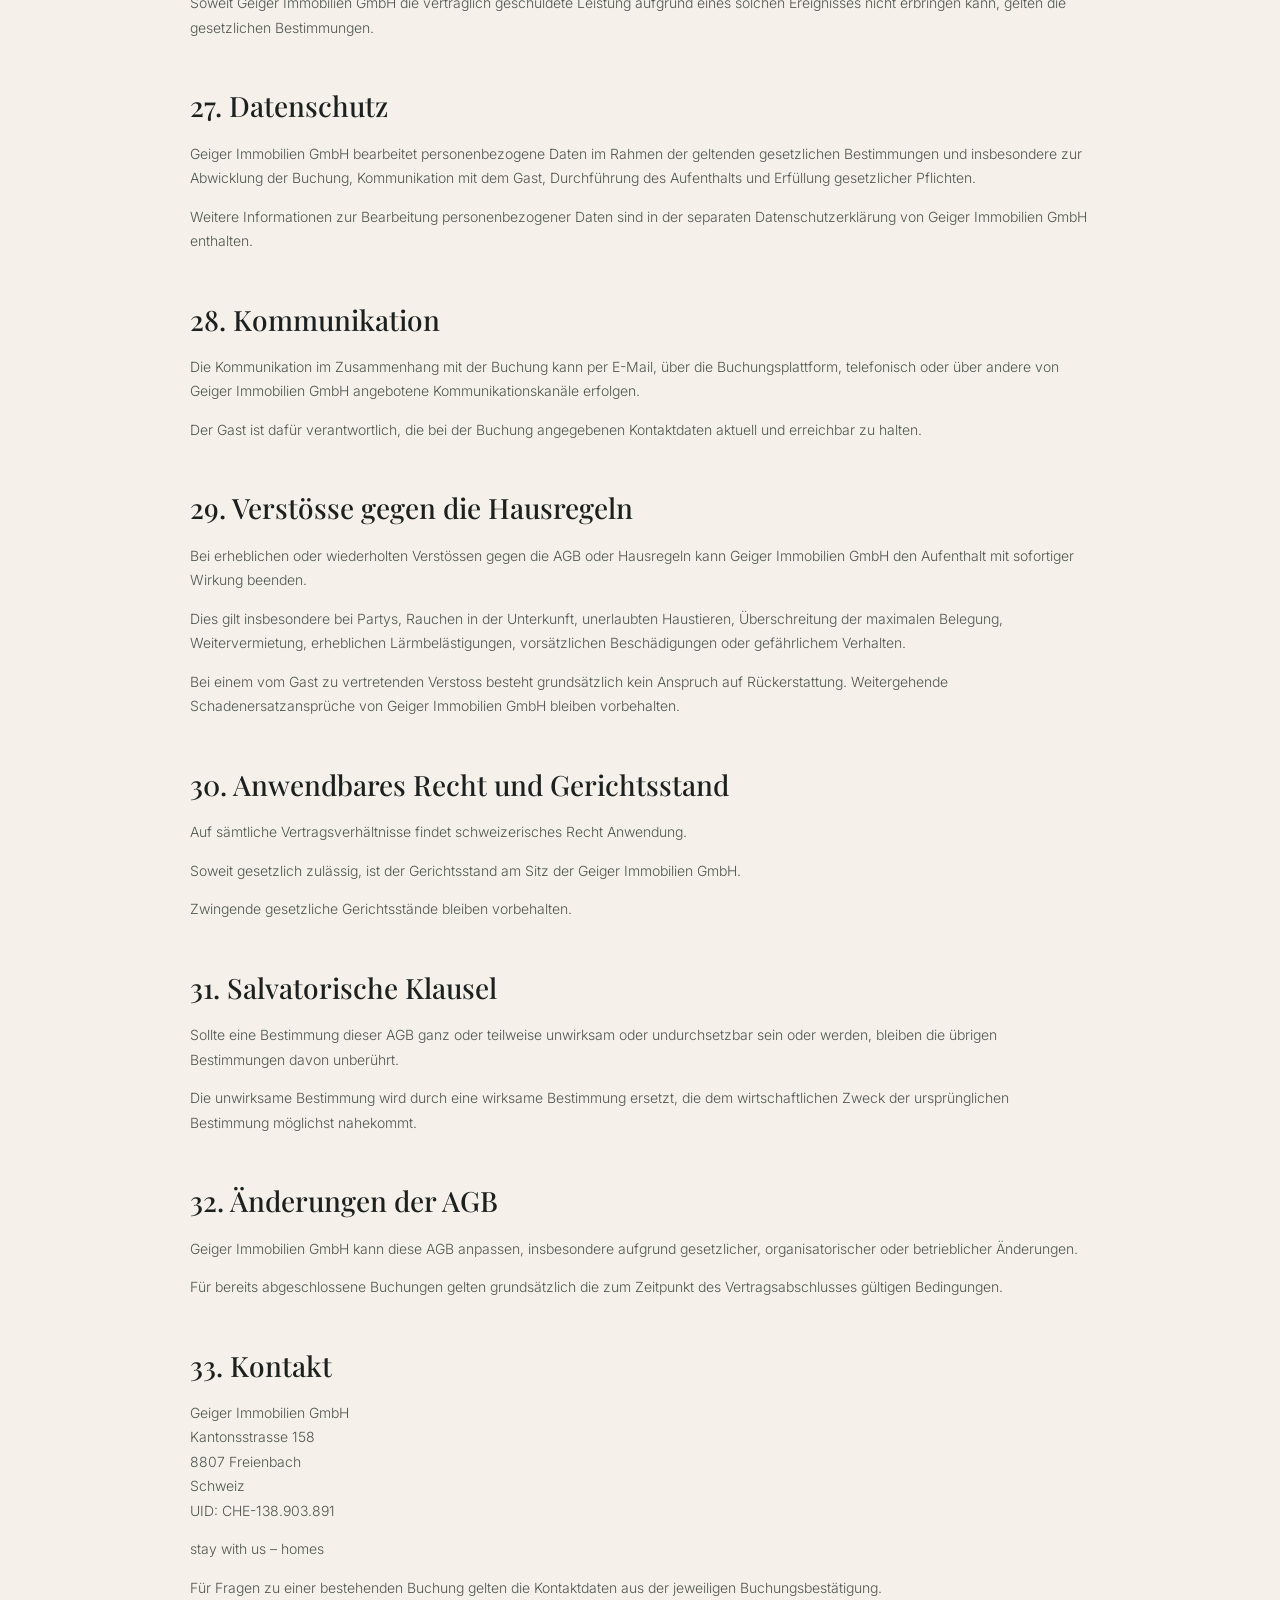
<file: agb.html>
<!doctype html>
<html lang="de">
<head>
  <meta charset="utf-8">
  <meta name="viewport" content="width=device-width, initial-scale=1">
  <meta name="robots" content="noindex,follow">
  <title>AGB & Hausregeln | Stay With Us Homes</title>
  <meta name="theme-color" content="#f5f1ea">
  <link rel="preconnect" href="https://fonts.googleapis.com">
  <link rel="preconnect" href="https://fonts.gstatic.com" crossorigin>
  <link href="https://fonts.googleapis.com/css2?family=Inter:wght@300;400;500;600&family=Playfair+Display:wght@500;600&display=swap" rel="stylesheet">
  <link rel="stylesheet" href="style.css?v=20260922-36">
</head>
<body class="legal-page">
  <header class="legal-header">
    <a class="brand" href="index.html" aria-label="Stay With Us Homes Startseite">
      <span class="brand-wordmark" aria-hidden="true">
        <span class="brand-name">stay with us</span>
        <span class="brand-homes">HOMES</span>
      </span>
    </a>
    <a class="legal-back" href="index.html">Zurück zur Startseite</a>
  </header>

  <main class="legal-main">
    <p class="eyebrow">RECHTLICHE ANGABEN</p>
    <h1>Allgemeine Geschäftsbedingungen und Hausregeln</h1>
    <p><strong>Geiger Immobilien GmbH – stay with us – homes</strong></p>
    <p>Stand: 22. September 2026</p>

    <h2>1. Geltungsbereich</h2>
    <p>Diese Allgemeinen Geschäftsbedingungen und Hausregeln gelten für sämtliche Direktbuchungen von Ferienunterkünften der Geiger Immobilien GmbH über die eigene Website, per E-Mail oder über andere von Geiger Immobilien GmbH angebotene Direktbuchungskanäle.</p>
    <p>Mit Abschluss einer Buchung bestätigt der Gast, diese Allgemeinen Geschäftsbedingungen und Hausregeln gelesen und akzeptiert zu haben. Die Bestimmungen gelten für sämtliche von Geiger Immobilien GmbH angebotenen Ferienunterkünfte, sofern für eine einzelne Unterkunft ausdrücklich abweichende Bedingungen angegeben werden.</p>
    <p>Bei Buchungen über Vermittlungsplattformen wie Airbnb, Booking.com oder andere Plattformen gelten zusätzlich die jeweiligen Bedingungen der entsprechenden Plattform.</p>

    <h2>2. Vertragsparteien</h2>
    <p><strong>Anbieterin / Vermieterin:</strong><br>
    Geiger Immobilien GmbH<br>
    Kantonsstrasse 158<br>
    8807 Freienbach<br>
    Schweiz<br>
    UID: CHE-138.903.891</p>
    <p>Marke: stay with us – homes</p>
    <p>Vertragspartner auf Seiten des Gastes ist die Person, welche die Buchung vornimmt. Die buchende Person ist dafür verantwortlich, dass sämtliche mitreisenden Personen diese Allgemeinen Geschäftsbedingungen und Hausregeln einhalten.</p>

    <h2>3. Vertragsabschluss</h2>
    <p>Der Vertrag kommt zustande, sobald Geiger Immobilien GmbH die Buchung bestätigt bzw. dem Gast eine Buchungsbestätigung übermittelt.</p>
    <p>Mit Abschluss der Buchung verpflichtet sich der Gast zur Zahlung des vereinbarten Gesamtbetrags. Die Buchung ist verbindlich.</p>
    <p>Die Unterkunft darf ausschliesslich während des gebuchten Zeitraums und durch die bei der Buchung angegebenen Personen genutzt werden.</p>
    <p>Eine Weitergabe, Überlassung oder Weitervermietung der Unterkunft an Dritte ist nicht gestattet.</p>

    <h2>4. Vertragsgegenstand und Nutzung</h2>
    <p>Gegenstand des Vertrages ist die vorübergehende Überlassung der jeweils gebuchten Ferienunterkunft zur touristischen Nutzung.</p>
    <p>Die genaue Unterkunft, Adresse, Ausstattung, maximale Belegung, enthaltene Leistungen und der Preis ergeben sich aus dem jeweiligen Angebot und der Buchungsbestätigung.</p>
    <p>Eine gewerbliche Nutzung, Weitervermietung, Veranstaltung, Party, Feier oder sonstige Nutzung, die über die normale touristische Nutzung hinausgeht, ist nur mit vorheriger schriftlicher Zustimmung von Geiger Immobilien GmbH zulässig.</p>

    <h2>5. Personenanzahl</h2>
    <p>Die Unterkunft darf höchstens mit der in der Buchung angegebenen bzw. für die jeweilige Unterkunft zugelassenen Anzahl Personen belegt werden.</p>
    <p>Zusätzliche Personen müssen vorab gemeldet und von Geiger Immobilien GmbH bestätigt werden.</p>
    <p>Eine Überschreitung der maximal zulässigen Belegung stellt einen Verstoss gegen die Buchungsbedingungen dar und kann zur Beendigung des Aufenthalts führen. Ein Anspruch auf Rückerstattung besteht in diesem Fall grundsätzlich nicht, soweit keine zwingenden gesetzlichen Ansprüche entgegenstehen.</p>

    <h2>6. Preise und Zusatzkosten</h2>
    <p>Es gelten die zum Zeitpunkt der Buchung auf der Website bzw. im jeweiligen Angebot ausgewiesenen Preise.</p>
    <p>Je nach Unterkunft können zusätzlich insbesondere folgende Kosten anfallen:</p>
    <ul>
      <li>Endreinigung</li>
      <li>Kurtaxe bzw. lokale Gästetaxe</li>
      <li>vereinbarte Zusatzleistungen</li>
      <li>gegebenenfalls Haustiergebühren, sofern Haustiere bei der jeweiligen Unterkunft erlaubt sind</li>
      <li>Kosten für aussergewöhnliche Verschmutzungen</li>
      <li>Kosten für Beschädigungen oder fehlende Gegenstände</li>
      <li>sonstige ausdrücklich vor der Buchung ausgewiesene Gebühren.</li>
    </ul>
    <p>Die jeweils anfallenden Kosten werden vor Abschluss der Buchung ausgewiesen.</p>

    <h2>7. Zahlung</h2>
    <p>Der gesamte Buchungsbetrag ist gemäss den bei der Buchung angegebenen Zahlungsbedingungen zu bezahlen.</p>
    <p>Als Zahlungsmöglichkeiten können insbesondere Kreditkarte, Stripe, Banküberweisung oder weitere auf der Website angebotene Zahlungsmethoden zur Verfügung stehen.</p>
    <p>Eine Buchung gilt erst dann als definitiv bestätigt, wenn die erforderliche Zahlung bzw. Zahlungssicherung erfolgt ist.</p>

    <h2>8. Verbindlichkeit der Buchung und keine Rückerstattung</h2>
    <p>Direktbuchungen sind verbindlich und grundsätzlich nicht erstattbar.</p>
    <p>Bei einer vom Gast veranlassten Stornierung besteht grundsätzlich kein Anspruch auf Rückerstattung des bereits bezahlten Buchungsbetrags.</p>
    <p>Dies gilt insbesondere bei:</p>
    <ul>
      <li>Stornierung durch den Gast</li>
      <li>Nichtanreise (No-Show)</li>
      <li>verspäteter Anreise</li>
      <li>vorzeitiger Abreise</li>
      <li>Nichtinanspruchnahme einzelner Übernachtungen oder Leistungen</li>
      <li>persönlichen Gründen des Gastes</li>
      <li>Krankheit oder sonstigen Umständen, welche die Reise des Gastes verhindern.</li>
    </ul>
    <p>Geiger Immobilien GmbH empfiehlt dem Gast, für entsprechende Risiken eine geeignete Reiserücktritts- bzw. Reiseversicherung abzuschliessen.</p>
    <p>Eine freiwillige Rückerstattung oder Kulanzlösung liegt ausschliesslich im Ermessen von Geiger Immobilien GmbH. Ein Anspruch darauf besteht nicht.</p>
    <p>Zwingende gesetzliche Ansprüche des Gastes bleiben vorbehalten.</p>

    <h2>9. Umbuchungen</h2>
    <p>Eine Änderung des Reisezeitraums ist nur nach vorheriger Anfrage und nach Verfügbarkeit möglich.</p>
    <p>Ein Anspruch auf Umbuchung besteht nicht.</p>
    <p>Sofern Geiger Immobilien GmbH einer Umbuchung zustimmt, kann sich der Gesamtpreis entsprechend der zum neuen Zeitpunkt geltenden Preise ändern. Bereits bezahlte Beträge werden grundsätzlich nicht zurückerstattet.</p>

    <h2>10. Stornierung durch Geiger Immobilien GmbH</h2>
    <p>Geiger Immobilien GmbH ist berechtigt, eine Buchung aus wichtigem Grund zu stornieren oder einen bereits begonnenen Aufenthalt vorzeitig zu beenden.</p>
    <p>Ein wichtiger Grund liegt insbesondere vor bei:</p>
    <ul>
      <li>nicht erfolgter Zahlung</li>
      <li>falschen Angaben zur Buchung oder zur Anzahl der Gäste</li>
      <li>erheblichem Verstoss gegen die Hausregeln</li>
      <li>unerlaubter Weitervermietung</li>
      <li>nicht erlaubten Haustieren</li>
      <li>Partys oder Veranstaltungen</li>
      <li>erheblicher Lärmbelästigung</li>
      <li>vorsätzlichen oder erheblichen Beschädigungen</li>
      <li>Gefährdung von Personen oder Eigentum.</li>
    </ul>
    <p>Bei einem vom Gast zu vertretenden Verstoss besteht grundsätzlich kein Anspruch auf Rückerstattung. Weitergehende Schadenersatzansprüche bleiben vorbehalten.</p>
    <p>Kann Geiger Immobilien GmbH die gebuchte Unterkunft aufgrund eines unvorhersehbaren Ereignisses, höherer Gewalt, einer behördlichen Anordnung oder eines anderen nicht von ihr zu vertretenden Umstands nicht zur Verfügung stellen, ist Geiger Immobilien GmbH berechtigt, vom Vertrag zurückzutreten. In diesem Fall werden bereits bezahlte Beträge für nicht erbrachte Leistungen zurückerstattet. Weitergehende Ansprüche bestehen nur im Rahmen der zwingenden gesetzlichen Bestimmungen.</p>

    <h2>11. Check-in</h2>
    <p>Der reguläre Check-in erfolgt grundsätzlich ab 15:00 Uhr, sofern bei der jeweiligen Unterkunft keine andere Check-in-Zeit angegeben ist.</p>
    <p>Für die Unterkunft in Churwalden gilt ein Check-in ab 16:00 Uhr.</p>
    <p>Ein früherer Check-in ist nur nach vorheriger Bestätigung durch Geiger Immobilien GmbH möglich.</p>
    <p>Die Unterkunft darf erst nach erfolgter Freigabe bezogen werden. Dies gilt insbesondere, wenn die Unterkunft nach einem vorherigen Aufenthalt noch gereinigt und vorbereitet werden muss.</p>

    <h2>12. Check-out</h2>
    <p>Der Check-out erfolgt grundsätzlich bis 11:00 Uhr, sofern für die jeweilige Unterkunft nichts anderes angegeben ist.</p>
    <p>Beim Check-out ist die Unterkunft gemäss den bereitgestellten Anweisungen zu hinterlassen. Sämtliche Schlüssel, Zugangskarten, Fernbedienungen und sonstigen Zugangsmittel sind entsprechend den Anweisungen zurückzugeben.</p>
    <p>Ein verspäteter Check-out ist nur nach vorheriger Zustimmung möglich und kann kostenpflichtig sein.</p>

    <h2>13. Reinigung</h2>
    <p>Die Endreinigung wird je nach Unterkunft separat ausgewiesen und verrechnet.</p>
    <p>Die Endreinigung umfasst die normale Reinigung und Vorbereitung der Unterkunft für den nächsten Gast.</p>
    <p>Der Gast verpflichtet sich, die Unterkunft ordentlich zu hinterlassen, Abfälle zu entsorgen und Lebensmittel zu entfernen.</p>
    <p>Bei aussergewöhnlicher Verschmutzung, übermässigem Reinigungsaufwand oder einer Verschmutzung, die über die normale Nutzung hinausgeht, können die tatsächlich entstandenen zusätzlichen Reinigungskosten dem Gast in Rechnung gestellt werden.</p>

    <h2>14. Hausregeln</h2>
    <p>Die Unterkunft ist sorgfältig und respektvoll zu behandeln.</p>
    <p><strong>Rauchen:</strong> In sämtlichen Innenräumen gilt ein striktes Rauchverbot. Dies gilt auch für E-Zigaretten und vergleichbare Produkte.</p>
    <p><strong>Partys und Veranstaltungen:</strong> Partys, Events, Feiern und Veranstaltungen sind nicht erlaubt.</p>
    <p><strong>Ruhezeiten:</strong> Die Nachtruhe gilt grundsätzlich von 22:00 Uhr bis 07:00 Uhr. Auch ausserhalb dieser Zeiten ist auf Nachbarn und andere Bewohner Rücksicht zu nehmen.</p>
    <p><strong>Angemeldete Gäste:</strong> Die Unterkunft darf ausschliesslich von den in der Buchung angegebenen Personen genutzt werden. Zusätzliche Personen sind vorab zu melden und müssen bestätigt werden.</p>
    <p><strong>Weitervermietung:</strong> Eine Weitervermietung oder Überlassung der Unterkunft an Dritte ist nicht erlaubt.</p>
    <p><strong>Einrichtung:</strong> Möbel, Geräte und sonstige Ausstattung sind sorgfältig zu behandeln und dürfen nicht zweckentfremdet oder ohne Zustimmung aus der Unterkunft entfernt werden.</p>
    <p><strong>Sicherheit:</strong> Beim Verlassen der Unterkunft sind Fenster und Türen zu schliessen bzw. abzuschliessen. Sicherheitseinrichtungen wie Rauchmelder oder Feuerlöscher dürfen nicht manipuliert oder ausser Betrieb gesetzt werden.</p>

    <h2>15. Haustiere</h2>
    <p>Haustiere sind nur erlaubt, wenn dies für die jeweilige Unterkunft ausdrücklich vorgesehen und vorab bestätigt wurde.</p>
    <p>Für die Unterkunft in Churwalden gilt ausdrücklich ein vollständiges Haustierverbot. Es sind keine Haustiere erlaubt, insbesondere keine Hunde – unabhängig von Grösse oder Rasse.</p>
    <p>Das Mitbringen eines nicht genehmigten Haustiers kann zur Beendigung des Aufenthalts führen. Zusätzlich können dadurch entstandene Reinigungs- oder Schadenskosten dem Gast in Rechnung gestellt werden.</p>

    <h2>16. Kinder</h2>
    <p>Kinder sind grundsätzlich willkommen, sofern die maximale Belegung der jeweiligen Unterkunft eingehalten wird.</p>
    <p>Die Unterkünfte sind nicht automatisch kindersicher. Eltern bzw. erziehungsberechtigte Personen sind für die Beaufsichtigung und Sicherheit ihrer Kinder verantwortlich.</p>

    <h2>17. Schäden und Haftung des Gastes</h2>
    <p>Der Gast haftet für Schäden, die während seines Aufenthalts durch ihn selbst, mitreisende Personen oder von ihm eingeladene Personen verursacht werden.</p>
    <p>Dies gilt insbesondere für Schäden an Möbeln, Geräten, Gebäudeteilen, Küchen- und Haushaltsausstattung, Bettwäsche, Textilien, Schlüsseln, Zugangsmitteln und sonstiger Einrichtung.</p>
    <p>Auch verlorene, beschädigte oder nicht zurückgegebene Gegenstände können dem Gast zum tatsächlich entstandenen Schaden bzw. den angemessenen Wiederbeschaffungskosten in Rechnung gestellt werden.</p>
    <p>Reparatur-, Reinigungs- und Wiederbeschaffungskosten können mit einer allfälligen Kaution verrechnet oder separat in Rechnung gestellt werden.</p>

    <h2>18. Schlüssel und Zugangsmittel</h2>
    <p>Schlüssel, Schlüsselkarten, Fernbedienungen und sonstige Zugangsmittel sind sorgfältig aufzubewahren.</p>
    <p>Bei Verlust oder Beschädigung können die tatsächlich anfallenden Kosten für Ersatz, Sperrung oder notwendige Massnahmen verrechnet werden.</p>

    <h2>19. WLAN und technische Einrichtungen</h2>
    <p>Sofern WLAN angeboten wird, wird dieses ohne Gewähr für eine jederzeit unterbrechungsfreie Verfügbarkeit zur Verfügung gestellt.</p>
    <p>Geiger Immobilien GmbH haftet nicht für Ausfälle oder Störungen von Internet-, Telekommunikations-, Strom-, Wasser-, Heizungs- oder sonstigen Leistungen Dritter, soweit diese nicht von Geiger Immobilien GmbH verursacht wurden.</p>
    <p>Technische Einrichtungen dürfen ausschliesslich bestimmungsgemäss genutzt werden.</p>

    <h2>20. Müll und Recycling</h2>
    <p>Abfälle sind entsprechend den lokalen Vorgaben und den Anweisungen in der jeweiligen Unterkunft zu entsorgen.</p>
    <p>Glas, PET, Papier, Karton, Restmüll und weitere Wertstoffe sind entsprechend den örtlichen Vorgaben zu trennen.</p>

    <h2>21. Parkplatz</h2>
    <p>Sofern ein Parkplatz zur Unterkunft gehört, darf dieser ausschliesslich gemäss den Angaben und Anweisungen der jeweiligen Unterkunft genutzt werden.</p>
    <p>Ein Parkplatz ist nur dann Bestandteil der Buchung, wenn dies ausdrücklich angegeben oder bestätigt wurde.</p>

    <h2>22. Mängel und Beanstandungen</h2>
    <p>Mängel, Schäden oder fehlende Gegenstände sind Geiger Immobilien GmbH möglichst unmittelbar nach Feststellung zu melden.</p>
    <p>Der Gast verpflichtet sich, Geiger Immobilien GmbH die Möglichkeit zu geben, gemeldete Mängel möglichst zeitnah zu prüfen und – soweit möglich – zu beheben.</p>
    <p>Ohne vorherige Zustimmung dürfen keine Reparaturen oder Handwerker beauftragt werden. Ausgenommen sind dringende Massnahmen, die erforderlich sind, um einen unmittelbar drohenden Schaden abzuwenden.</p>
    <p>Zwingende gesetzliche Ansprüche des Gastes bleiben vorbehalten.</p>

    <h2>23. Zutritt zur Unterkunft</h2>
    <p>Geiger Immobilien GmbH oder von ihr beauftragte Personen dürfen die Unterkunft betreten, soweit dies für notwendige Reparaturen, Wartungsarbeiten, Reinigungsarbeiten, Sicherheitskontrollen oder andere berechtigte Zwecke erforderlich ist.</p>
    <p>Soweit möglich, wird der Gast vorher informiert.</p>
    <p>Bei dringenden Situationen oder Gefahr für Personen, Gebäude oder Einrichtung ist ein sofortiger Zutritt zulässig.</p>

    <h2>24. Haftung von Geiger Immobilien GmbH</h2>
    <p>Geiger Immobilien GmbH haftet im Rahmen der zwingenden gesetzlichen Bestimmungen.</p>
    <p>Eine Haftung für indirekte Schäden, Folgeschäden oder entgangenen Gewinn wird, soweit gesetzlich zulässig, ausgeschlossen.</p>
    <p>Für Leistungen und Störungen, die ausserhalb des Einflussbereichs von Geiger Immobilien GmbH liegen, insbesondere bei Drittanbietern, öffentlicher Infrastruktur oder höherer Gewalt, wird keine Haftung übernommen, soweit gesetzlich zulässig.</p>

    <h2>25. Persönliche Gegenstände</h2>
    <p>Für persönliche Gegenstände des Gastes wird keine Haftung übernommen, soweit gesetzlich zulässig.</p>
    <p>Wertgegenstände sollten nicht unbeaufsichtigt in der Unterkunft zurückgelassen werden.</p>
    <p>Nach dem Check-out aufgefundene Gegenstände werden nach Möglichkeit aufbewahrt. Ein Versand kann gegen Übernahme der tatsächlich anfallenden Kosten organisiert werden.</p>

    <h2>26. Höhere Gewalt</h2>
    <p>Kann die Unterkunft aufgrund von Umständen ausserhalb des Einflussbereichs von Geiger Immobilien GmbH nicht oder nur eingeschränkt genutzt werden, insbesondere aufgrund von Naturereignissen, behördlichen Anordnungen, technischen Grossstörungen oder vergleichbaren Ereignissen, wird gemeinsam mit dem Gast nach einer angemessenen Lösung gesucht.</p>
    <p>Soweit Geiger Immobilien GmbH die vertraglich geschuldete Leistung aufgrund eines solchen Ereignisses nicht erbringen kann, gelten die gesetzlichen Bestimmungen.</p>

    <h2>27. Datenschutz</h2>
    <p>Geiger Immobilien GmbH bearbeitet personenbezogene Daten im Rahmen der geltenden gesetzlichen Bestimmungen und insbesondere zur Abwicklung der Buchung, Kommunikation mit dem Gast, Durchführung des Aufenthalts und Erfüllung gesetzlicher Pflichten.</p>
    <p>Weitere Informationen zur Bearbeitung personenbezogener Daten sind in der separaten <a href="datenschutz.html">Datenschutzerklärung</a> von Geiger Immobilien GmbH enthalten.</p>

    <h2>28. Kommunikation</h2>
    <p>Die Kommunikation im Zusammenhang mit der Buchung kann per E-Mail, über die Buchungsplattform, telefonisch oder über andere von Geiger Immobilien GmbH angebotene Kommunikationskanäle erfolgen.</p>
    <p>Der Gast ist dafür verantwortlich, die bei der Buchung angegebenen Kontaktdaten aktuell und erreichbar zu halten.</p>

    <h2>29. Verstösse gegen die Hausregeln</h2>
    <p>Bei erheblichen oder wiederholten Verstössen gegen die AGB oder Hausregeln kann Geiger Immobilien GmbH den Aufenthalt mit sofortiger Wirkung beenden.</p>
    <p>Dies gilt insbesondere bei Partys, Rauchen in der Unterkunft, unerlaubten Haustieren, Überschreitung der maximalen Belegung, Weitervermietung, erheblichen Lärmbelästigungen, vorsätzlichen Beschädigungen oder gefährlichem Verhalten.</p>
    <p>Bei einem vom Gast zu vertretenden Verstoss besteht grundsätzlich kein Anspruch auf Rückerstattung. Weitergehende Schadenersatzansprüche von Geiger Immobilien GmbH bleiben vorbehalten.</p>

    <h2>30. Anwendbares Recht und Gerichtsstand</h2>
    <p>Auf sämtliche Vertragsverhältnisse findet schweizerisches Recht Anwendung.</p>
    <p>Soweit gesetzlich zulässig, ist der Gerichtsstand am Sitz der Geiger Immobilien GmbH.</p>
    <p>Zwingende gesetzliche Gerichtsstände bleiben vorbehalten.</p>

    <h2>31. Salvatorische Klausel</h2>
    <p>Sollte eine Bestimmung dieser AGB ganz oder teilweise unwirksam oder undurchsetzbar sein oder werden, bleiben die übrigen Bestimmungen davon unberührt.</p>
    <p>Die unwirksame Bestimmung wird durch eine wirksame Bestimmung ersetzt, die dem wirtschaftlichen Zweck der ursprünglichen Bestimmung möglichst nahekommt.</p>

    <h2>32. Änderungen der AGB</h2>
    <p>Geiger Immobilien GmbH kann diese AGB anpassen, insbesondere aufgrund gesetzlicher, organisatorischer oder betrieblicher Änderungen.</p>
    <p>Für bereits abgeschlossene Buchungen gelten grundsätzlich die zum Zeitpunkt des Vertragsabschlusses gültigen Bedingungen.</p>

    <h2>33. Kontakt</h2>
    <p>Geiger Immobilien GmbH<br>
    Kantonsstrasse 158<br>
    8807 Freienbach<br>
    Schweiz<br>
    UID: CHE-138.903.891</p>
    <p>stay with us – homes</p>
    <p>Für Fragen zu einer bestehenden Buchung gelten die Kontaktdaten aus der jeweiligen Buchungsbestätigung.</p>
  </main>
  <script src="legal-language.js"></script>
</body>
</html>
</file>
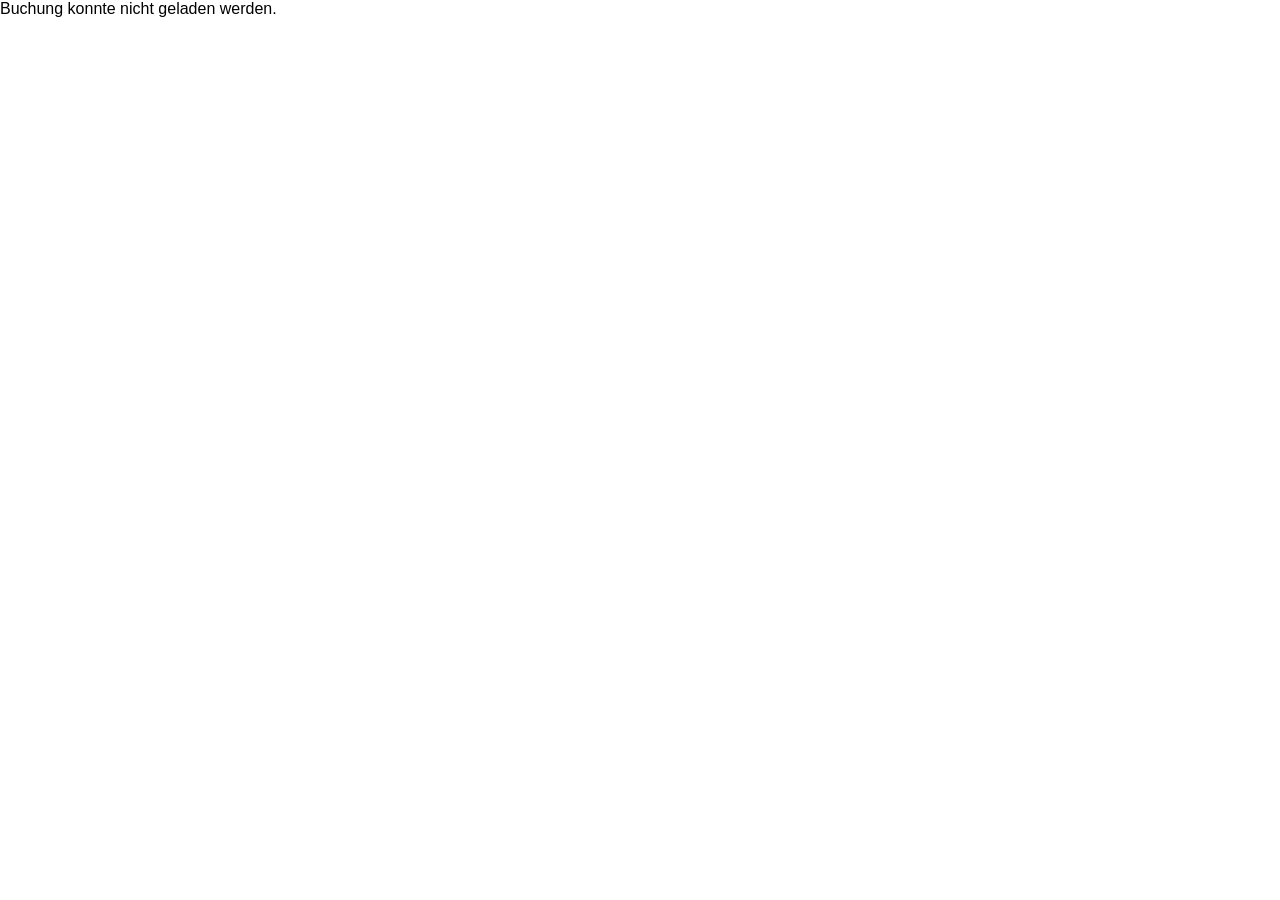
<file: booking-frame.html>
<!doctype html>
<html lang="de">
<head>
  <meta charset="utf-8">
  <meta name="viewport" content="width=device-width, initial-scale=1">
  <title>Smoobu Buchung</title>
  <style>
    html,body{margin:0;padding:0;background:transparent;overflow:hidden}
    body{font-family:Arial,sans-serif}
    #bookingTarget{width:100%}
    #bookingTarget iframe{
      display:block;
      width:100%!important;
      max-width:100%!important;
      border:0!important;
      background:#fff;
    }
    body.calendar-open #bookingTarget iframe{
      min-height:620px!important;
    }
    @media(max-width:760px){
      body.calendar-open #bookingTarget iframe{
        min-height:720px!important;
      }
    }
  </style>
</head>
<body>
  <div id="bookingTarget"></div>

  <script>
    const allowed=new Set(['3220877','3220882','3319157','3419581']);
    const params=new URLSearchParams(location.search);
    const property=params.get('property');

    if(!allowed.has(property)){
      document.body.textContent='Buchung konnte nicht geladen werden.';
      throw new Error('Invalid property');
    }

    const target=document.getElementById('bookingTarget');
    const smoobuScript=document.createElement('script');
    smoobuScript.src='https://login.smoobu.com/js/Settings/BookingToolIframe.js';
    smoobuScript.onload=()=>{
      BookingToolIframe.initialize({
        url:'https://login.smoobu.com/de/booking-tool/iframe/1676062?apartmentGroups[]='+property,
        baseUrl:'https://login.smoobu.com',
        target:'#bookingTarget'
      });
      bindSmoobuFrame();
    };
    document.head.appendChild(smoobuScript);

    let lastSentHeight=0;
    const COMPACT_LIMIT=500;

    const sendHeight=(force=false)=>{
      requestAnimationFrame(()=>{
        const frame=getChildFrame();
        const height=frame
          ? Math.max(220,Math.ceil(frame.getBoundingClientRect().height))
          : 220;

        const wasCompact=lastSentHeight>0 && lastSentHeight<COMPACT_LIMIT;
        const isCompact=height<COMPACT_LIMIT;

        // While the widget is in its compact search state, Smoobu can change
        // its own iframe height when amenity tooltips appear on hover.
        // Keep our outer frame completely fixed in that state.
        if(!force && wasCompact && isCompact){
          return;
        }

        // A real transition (calendar/booking opens or closes) crosses the
        // compact/expanded boundary and is still allowed through.
        lastSentHeight=height;
        parent.postMessage({
          type:'smoobu-height',
          property,
          height
        }, location.origin);
      });
    };

    const getChildFrame=()=>target.querySelector('iframe');

    const bindSmoobuFrame=()=>{
      const frame=getChildFrame();
      if(!frame || frame.dataset.bound==='true')return;
      frame.dataset.bound='true';

      const syncFromSmoobu=()=>{
        const h=parseFloat(frame.style.height)||parseFloat(frame.getAttribute('height'))||0;
        if(h>0 && h<380){
          const wasOpen=document.body.classList.contains('calendar-open');
          document.body.classList.remove('calendar-open');
          sendHeight(wasOpen);
          return;
        }
        sendHeight();
      };

      new MutationObserver(syncFromSmoobu).observe(frame,{
        attributes:true,
        attributeFilter:['style','height']
      });

      frame.addEventListener('load',()=>{
        setTimeout(()=>sendHeight(true),80);
        setTimeout(()=>sendHeight(true),350);
      });

      sendHeight();
    };

    new MutationObserver(()=>{
      bindSmoobuFrame();
      sendHeight();
    }).observe(target,{childList:true,subtree:true});

    window.addEventListener('blur',()=>{
      setTimeout(()=>{
        if(document.activeElement===getChildFrame()){
          document.body.classList.add('calendar-open');
          sendHeight();
        }
      },0);
    });

    window.addEventListener('message',event=>{
      if(event.origin!==location.origin)return;
      if(event.data?.type==='smoobu-reset'){
        document.body.classList.remove('calendar-open');
        sendHeight(true);
      }
    });

    new ResizeObserver(sendHeight).observe(document.body);
    window.addEventListener('load',()=>sendHeight(true));
  </script>
</body>
</html>
</file>
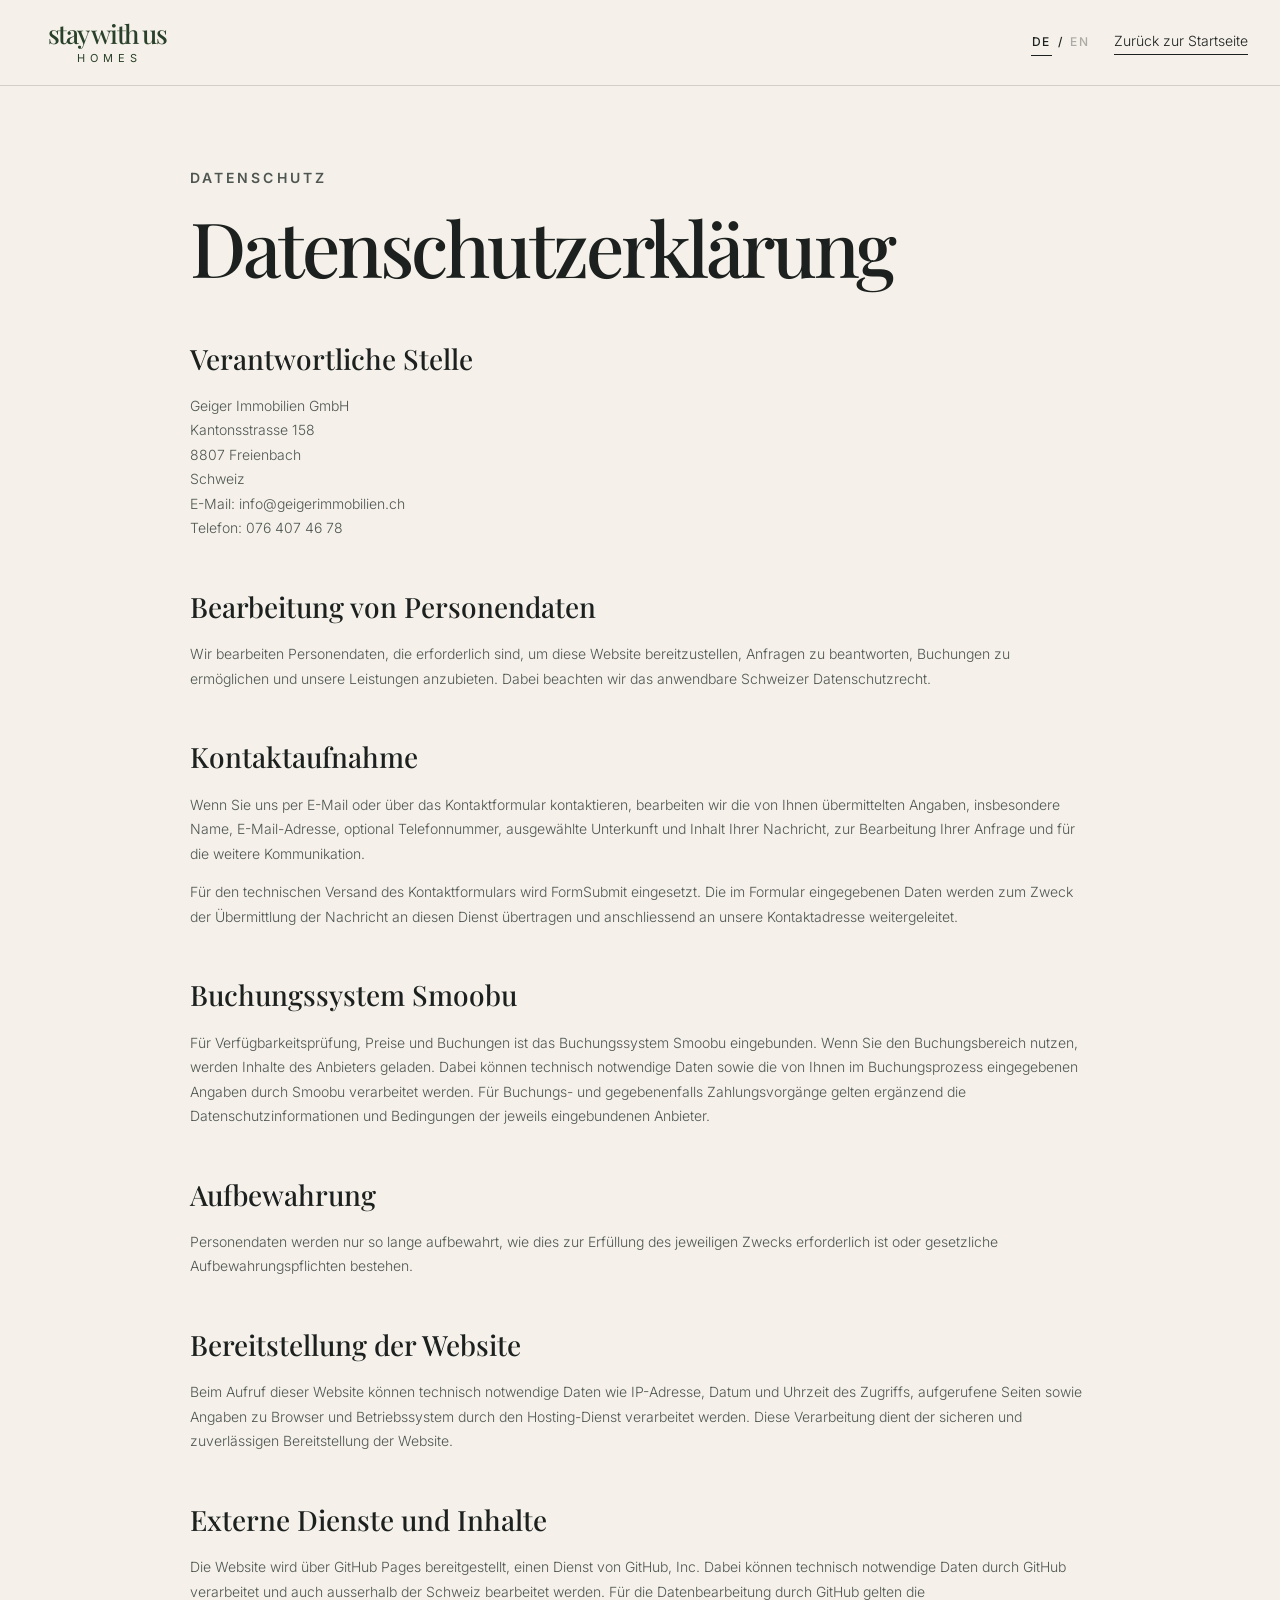
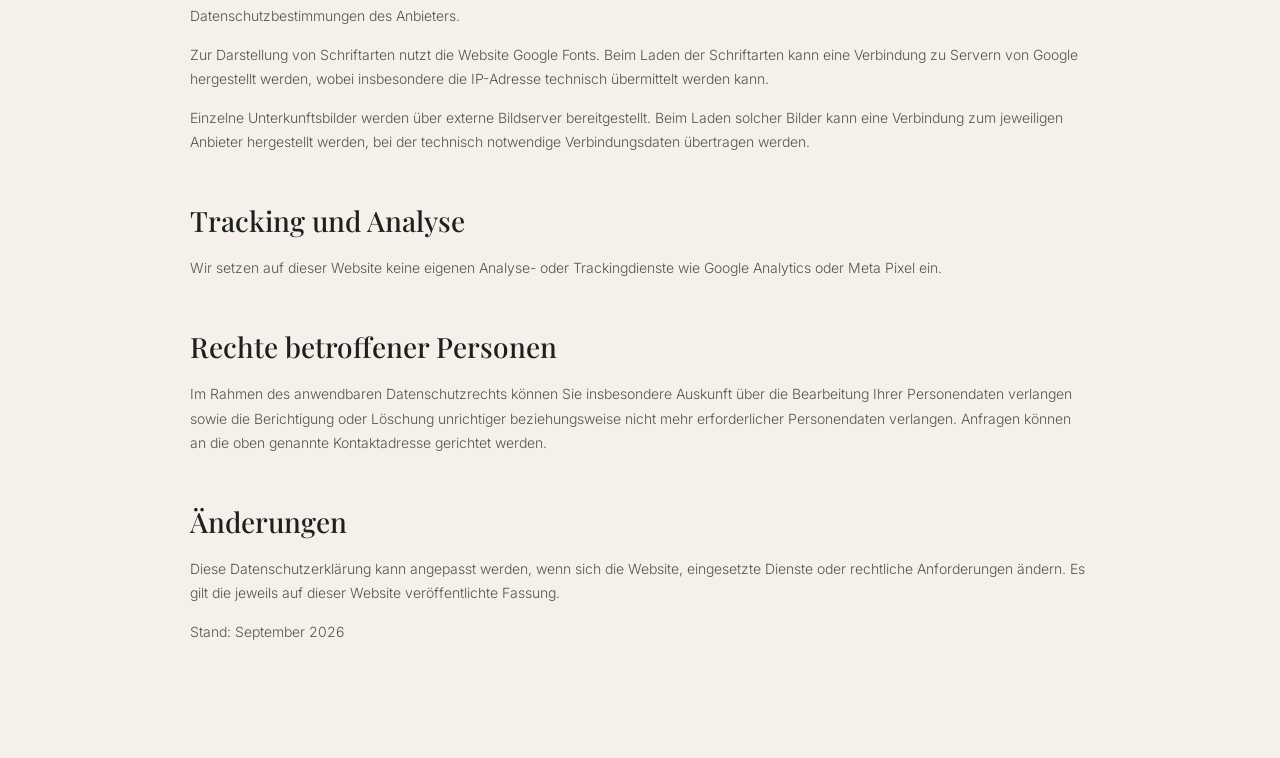
<file: datenschutz-en.html>
<!doctype html>
<html lang="en">
<head>
  <meta charset="utf-8">
  <meta name="viewport" content="width=device-width, initial-scale=1">
  <meta name="robots" content="noindex,follow">
  <title>Privacy Policy | Stay With Us Homes</title>
  <meta name="theme-color" content="#f5f1ea">
  <link rel="preconnect" href="https://fonts.googleapis.com">
  <link rel="preconnect" href="https://fonts.gstatic.com" crossorigin>
  <link href="https://fonts.googleapis.com/css2?family=Inter:wght@300;400;500;600&family=Playfair+Display:wght@500;600&display=swap" rel="stylesheet">
  <link rel="stylesheet" href="style.css?v=20260922-36">
</head>
<body class="legal-page">
  <header class="legal-header">
    <a class="brand" href="index.html" aria-label="Stay With Us Homes home">
      <span class="brand-wordmark" aria-hidden="true">
        <span class="brand-name">stay with us</span>
        <span class="brand-homes">HOMES</span>
      </span>
    </a>
    <a class="legal-back" href="index.html">Back to homepage</a>
  </header>

  <main class="legal-main">
    <p class="eyebrow">PRIVACY</p>
    <h1>Privacy Policy</h1>

    <h2>Controller</h2>
    <p>Geiger Immobilien GmbH<br>
    Kantonsstrasse 158<br>
    8807 Freienbach<br>
    Switzerland<br>
    Email: <a href="mailto:info@geigerimmobilien.ch">info@geigerimmobilien.ch</a><br>
    Phone: 076 407 46 78</p>

    <h2>Processing of personal data</h2>
    <p>We process personal data that is necessary to provide this website, respond to enquiries, enable bookings and offer our services. We do so in accordance with the applicable Swiss data protection law.</p>

    <h2>Contacting us</h2>
    <p>If you contact us by email or via the contact form, we process the information you provide, in particular your name, email address, optional phone number, selected property and the content of your message, in order to handle your enquiry and communicate with you.</p>
    <p>FormSubmit is used for the technical transmission of the contact form. The data entered in the form is transferred to this service for the purpose of sending the message and is then forwarded to our contact address.</p>

    <h2>Smoobu booking system</h2>
    <p>The Smoobu booking system is embedded for availability checks, prices and bookings. When you use the booking area, content from the provider is loaded. In doing so, technically necessary data and information entered by you during the booking process may be processed by Smoobu. The privacy information and terms of any additionally integrated booking or payment providers also apply to booking and, where applicable, payment transactions.</p>

    <h2>Retention</h2>
    <p>Personal data is retained only for as long as is necessary for the relevant purpose or for as long as statutory retention obligations apply.</p>

    <h2>Provision of the website</h2>
    <p>When you access this website, technically necessary data such as your IP address, date and time of access, pages accessed, browser information and operating system information may be processed by the hosting service. This processing serves the secure and reliable provision of the website.</p>

    <h2>External services and content</h2>
    <p>The website is hosted via GitHub Pages, a service provided by GitHub, Inc. Technically necessary data may be processed by GitHub and may also be processed outside Switzerland. GitHub's privacy policy applies to data processing by the provider.</p>
    <p>Google Fonts are used to display fonts on the website. Loading these fonts may establish a connection to Google servers, which may involve the technical transmission of your IP address.</p>
    <p>Some property images are delivered through external image servers. Loading such images may establish a connection to the respective provider and may involve the transmission of technically necessary connection data.</p>

    <h2>Tracking and analytics</h2>
    <p>We do not use our own analytics or tracking services such as Google Analytics or Meta Pixel on this website.</p>

    <h2>Rights of data subjects</h2>
    <p>Within the scope of the applicable data protection law, you may in particular request information about the processing of your personal data and request the correction or deletion of inaccurate or no longer required personal data. Requests can be sent to the contact details listed above.</p>

    <h2>Changes</h2>
    <p>This Privacy Policy may be updated if the website, the services used or legal requirements change. The version published on this website at the relevant time applies.</p>

    <p>Last updated: September 2026</p>
  </main>
  <script src="legal-language.js"></script>
</body>
</html>
</file>
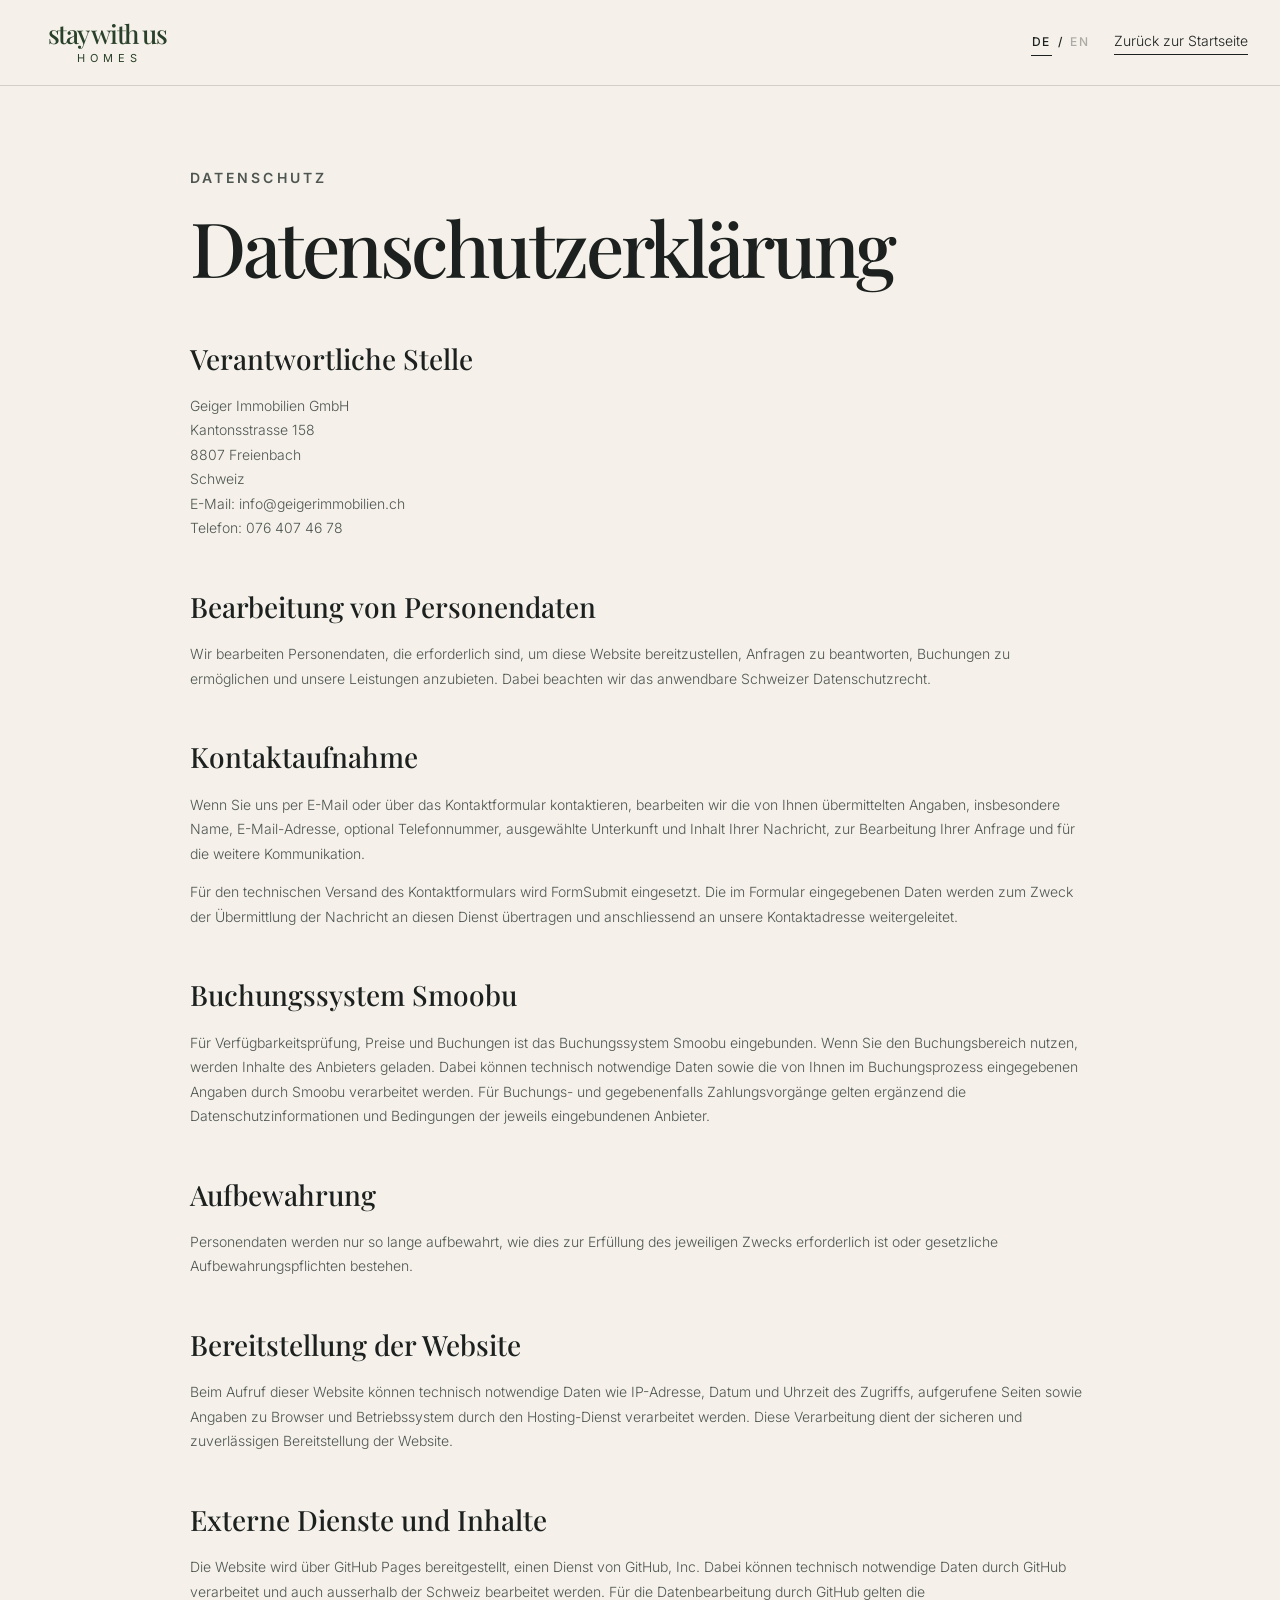
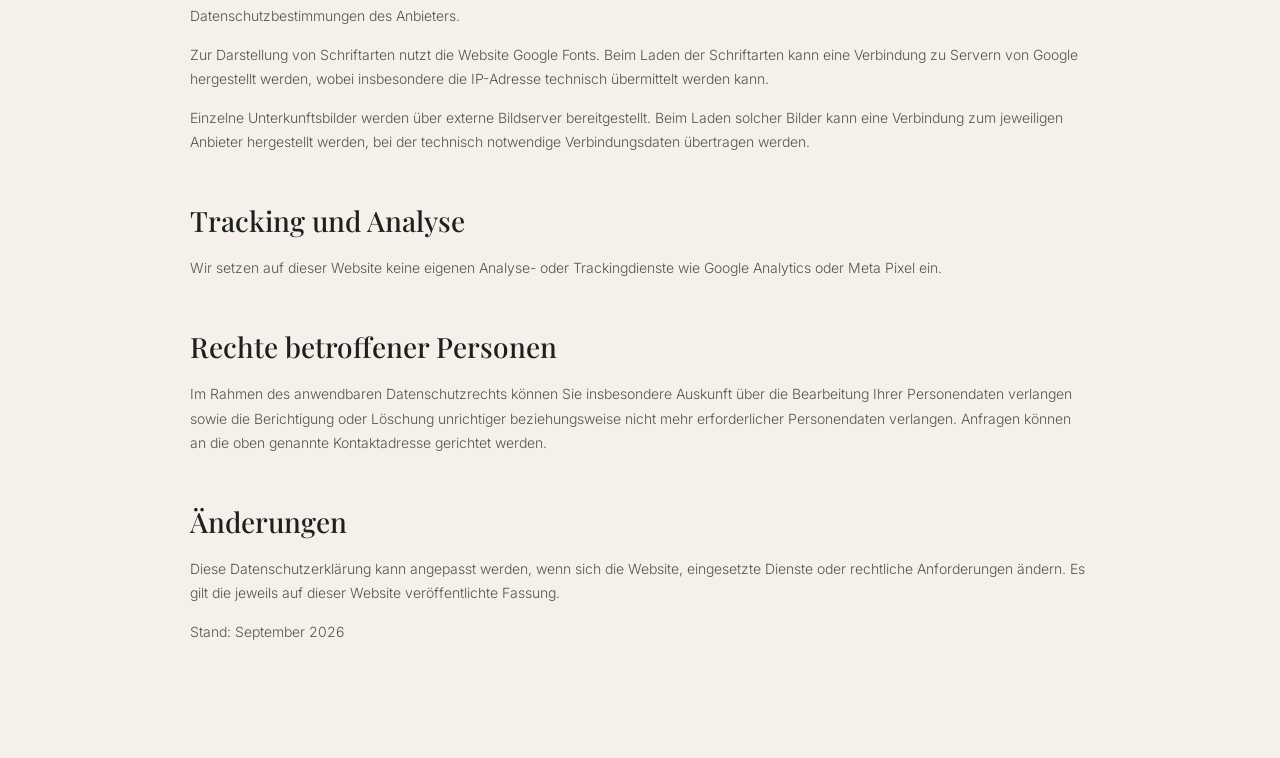
<file: datenschutz.html>
<!doctype html>
<html lang="de">
<head>
  <meta charset="utf-8">
  <meta name="viewport" content="width=device-width, initial-scale=1">
  <meta name="robots" content="noindex,follow">
  <title>Datenschutz | Stay With Us Homes</title>
  <meta name="theme-color" content="#f5f1ea">
  <link rel="preconnect" href="https://fonts.googleapis.com">
  <link rel="preconnect" href="https://fonts.gstatic.com" crossorigin>
  <link href="https://fonts.googleapis.com/css2?family=Inter:wght@300;400;500;600&family=Playfair+Display:wght@500;600&display=swap" rel="stylesheet">
  <link rel="stylesheet" href="style.css?v=20260922-36">
</head>
<body class="legal-page">
  <header class="legal-header">
    <a class="brand" href="index.html" aria-label="Stay With Us Homes Startseite">
      <span class="brand-wordmark" aria-hidden="true">
        <span class="brand-name">stay with us</span>
        <span class="brand-homes">HOMES</span>
      </span>
    </a>
    <a class="legal-back" href="index.html">Zurück zur Startseite</a>
  </header>

  <main class="legal-main">
    <p class="eyebrow">DATENSCHUTZ</p>
    <h1>Datenschutzerklärung</h1>

    <h2>Verantwortliche Stelle</h2>
    <p>Geiger Immobilien GmbH<br>
    Kantonsstrasse 158<br>
    8807 Freienbach<br>
    Schweiz<br>
    E-Mail: <a href="mailto:info@geigerimmobilien.ch">info@geigerimmobilien.ch</a><br>
    Telefon: 076 407 46 78</p>

    <h2>Bearbeitung von Personendaten</h2>
    <p>Wir bearbeiten Personendaten, die erforderlich sind, um diese Website bereitzustellen, Anfragen zu beantworten, Buchungen zu ermöglichen und unsere Leistungen anzubieten. Dabei beachten wir das anwendbare Schweizer Datenschutzrecht.</p>

    <h2>Kontaktaufnahme</h2>
    <p>Wenn Sie uns per E-Mail oder über das Kontaktformular kontaktieren, bearbeiten wir die von Ihnen übermittelten Angaben, insbesondere Name, E-Mail-Adresse, optional Telefonnummer, ausgewählte Unterkunft und Inhalt Ihrer Nachricht, zur Bearbeitung Ihrer Anfrage und für die weitere Kommunikation.</p>
    <p>Für den technischen Versand des Kontaktformulars wird FormSubmit eingesetzt. Die im Formular eingegebenen Daten werden zum Zweck der Übermittlung der Nachricht an diesen Dienst übertragen und anschliessend an unsere Kontaktadresse weitergeleitet.</p>

    <h2>Buchungssystem Smoobu</h2>
    <p>Für Verfügbarkeitsprüfung, Preise und Buchungen ist das Buchungssystem Smoobu eingebunden. Wenn Sie den Buchungsbereich nutzen, werden Inhalte des Anbieters geladen. Dabei können technisch notwendige Daten sowie die von Ihnen im Buchungsprozess eingegebenen Angaben durch Smoobu verarbeitet werden. Für Buchungs- und gegebenenfalls Zahlungsvorgänge gelten ergänzend die Datenschutzinformationen und Bedingungen der jeweils eingebundenen Anbieter.</p>

    <h2>Aufbewahrung</h2>
    <p>Personendaten werden nur so lange aufbewahrt, wie dies zur Erfüllung des jeweiligen Zwecks erforderlich ist oder gesetzliche Aufbewahrungspflichten bestehen.</p>

    <h2>Bereitstellung der Website</h2>
    <p>Beim Aufruf dieser Website können technisch notwendige Daten wie IP-Adresse, Datum und Uhrzeit des Zugriffs, aufgerufene Seiten sowie Angaben zu Browser und Betriebssystem durch den Hosting-Dienst verarbeitet werden. Diese Verarbeitung dient der sicheren und zuverlässigen Bereitstellung der Website.</p>

    <h2>Externe Dienste und Inhalte</h2>
    <p>Die Website wird über GitHub Pages bereitgestellt, einen Dienst von GitHub, Inc. Dabei können technisch notwendige Daten durch GitHub verarbeitet und auch ausserhalb der Schweiz bearbeitet werden. Für die Datenbearbeitung durch GitHub gelten die Datenschutzbestimmungen des Anbieters.</p>
    <p>Zur Darstellung von Schriftarten nutzt die Website Google Fonts. Beim Laden der Schriftarten kann eine Verbindung zu Servern von Google hergestellt werden, wobei insbesondere die IP-Adresse technisch übermittelt werden kann.</p>
    <p>Einzelne Unterkunftsbilder werden über externe Bildserver bereitgestellt. Beim Laden solcher Bilder kann eine Verbindung zum jeweiligen Anbieter hergestellt werden, bei der technisch notwendige Verbindungsdaten übertragen werden.</p>

    <h2>Tracking und Analyse</h2>
    <p>Wir setzen auf dieser Website keine eigenen Analyse- oder Trackingdienste wie Google Analytics oder Meta Pixel ein.</p>

    <h2>Rechte betroffener Personen</h2>
    <p>Im Rahmen des anwendbaren Datenschutzrechts können Sie insbesondere Auskunft über die Bearbeitung Ihrer Personendaten verlangen sowie die Berichtigung oder Löschung unrichtiger beziehungsweise nicht mehr erforderlicher Personendaten verlangen. Anfragen können an die oben genannte Kontaktadresse gerichtet werden.</p>

    <h2>Änderungen</h2>
    <p>Diese Datenschutzerklärung kann angepasst werden, wenn sich die Website, eingesetzte Dienste oder rechtliche Anforderungen ändern. Es gilt die jeweils auf dieser Website veröffentlichte Fassung.</p>

    <p>Stand: September 2026</p>
  </main>
  <script src="legal-language.js"></script>
</body>
</html>
</file>
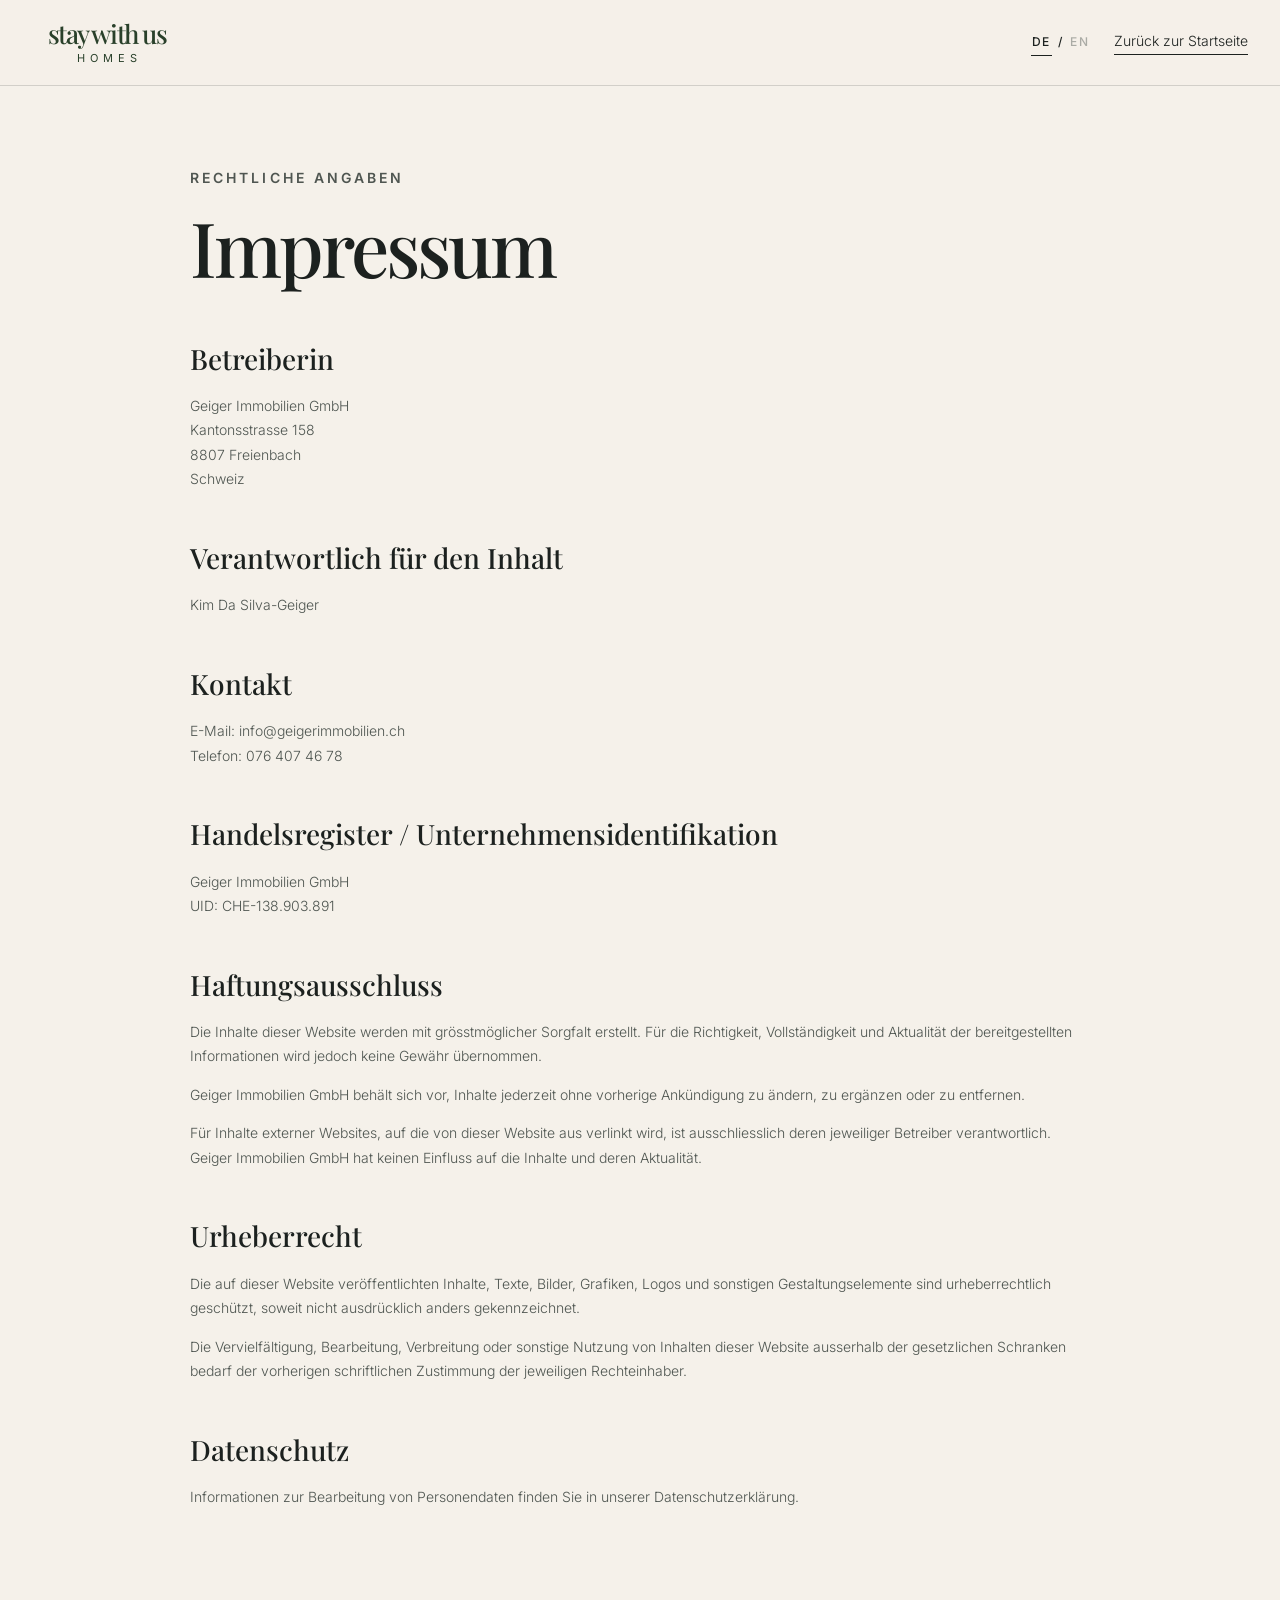
<file: impressum-en.html>
<!doctype html>
<html lang="en">
<head>
  <meta charset="utf-8">
  <meta name="viewport" content="width=device-width, initial-scale=1">
  <meta name="robots" content="noindex,follow">
  <title>Legal Notice | Stay With Us Homes</title>
  <meta name="theme-color" content="#f5f1ea">
  <link rel="preconnect" href="https://fonts.googleapis.com">
  <link rel="preconnect" href="https://fonts.gstatic.com" crossorigin>
  <link href="https://fonts.googleapis.com/css2?family=Inter:wght@300;400;500;600&family=Playfair+Display:wght@500;600&display=swap" rel="stylesheet">
  <link rel="stylesheet" href="style.css?v=20260922-36">
</head>
<body class="legal-page">
  <header class="legal-header">
    <a class="brand" href="index.html" aria-label="Stay With Us Homes home">
      <span class="brand-wordmark" aria-hidden="true">
        <span class="brand-name">stay with us</span>
        <span class="brand-homes">HOMES</span>
      </span>
    </a>
    <a class="legal-back" href="index.html">Back to homepage</a>
  </header>

  <main class="legal-main">
    <p class="eyebrow">LEGAL INFORMATION</p>
    <h1>Legal Notice</h1>

    <h2>Operator</h2>
    <p>Geiger Immobilien GmbH<br>
    Kantonsstrasse 158<br>
    8807 Freienbach<br>
    Switzerland</p>

    <h2>Responsible for the content</h2>
    <p>Kim Da Silva-Geiger</p>

    <h2>Contact</h2>
    <p>Email: <a href="mailto:info@geigerimmobilien.ch">info@geigerimmobilien.ch</a><br>
    Phone: <a href="tel:+41764074678">076 407 46 78</a></p>

    <h2>Commercial register / company identification</h2>
    <p>Geiger Immobilien GmbH<br>
    UID: CHE-138.903.891</p>

    <h2>Disclaimer</h2>
    <p>The content of this website is prepared with the greatest possible care. No guarantee is given for the accuracy, completeness or currentness of the information provided.</p>
    <p>Geiger Immobilien GmbH reserves the right to change, supplement or remove content at any time without prior notice.</p>
    <p>External websites linked from this website are the sole responsibility of their respective operators. Geiger Immobilien GmbH has no influence over their content or whether it is up to date.</p>

    <h2>Copyright</h2>
    <p>The content, text, images, graphics, logos and other design elements published on this website are protected by copyright unless expressly stated otherwise.</p>
    <p>Any reproduction, editing, distribution or other use of content from this website beyond the limits permitted by law requires the prior written consent of the respective rights holder.</p>

    <h2>Privacy</h2>
    <p>Information on the processing of personal data can be found in our <a href="datenschutz-en.html">Privacy Policy</a>.</p>
  </main>
  <script src="legal-language.js"></script>
</body>
</html>
</file>
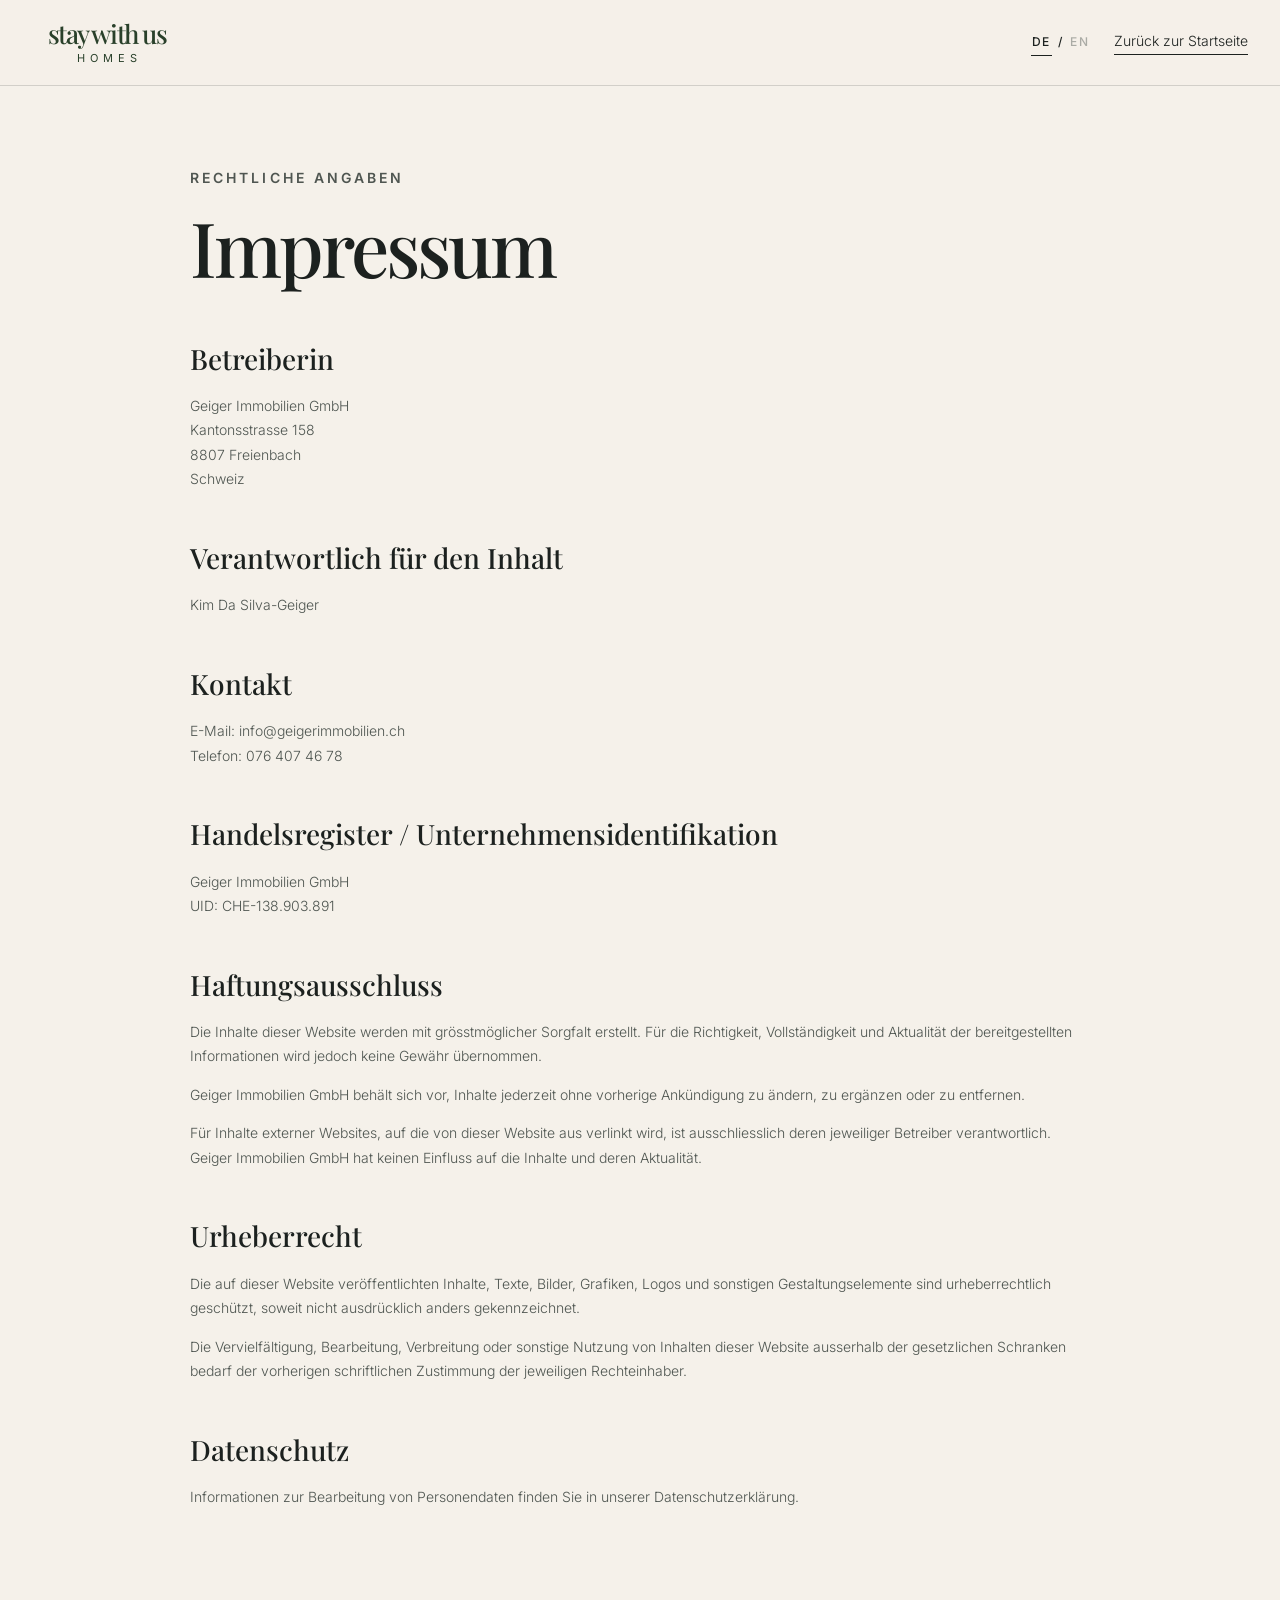
<file: impressum.html>
<!doctype html>
<html lang="de">
<head>
  <meta charset="utf-8">
  <meta name="viewport" content="width=device-width, initial-scale=1">
  <meta name="robots" content="noindex,follow">
  <title>Impressum | Stay With Us Homes</title>
  <meta name="theme-color" content="#f5f1ea">
  <link rel="preconnect" href="https://fonts.googleapis.com">
  <link rel="preconnect" href="https://fonts.gstatic.com" crossorigin>
  <link href="https://fonts.googleapis.com/css2?family=Inter:wght@300;400;500;600&family=Playfair+Display:wght@500;600&display=swap" rel="stylesheet">
  <link rel="stylesheet" href="style.css?v=20260922-36">
</head>
<body class="legal-page">
  <header class="legal-header">
    <a class="brand" href="index.html" aria-label="Stay With Us Homes Startseite">
      <span class="brand-wordmark" aria-hidden="true">
        <span class="brand-name">stay with us</span>
        <span class="brand-homes">HOMES</span>
      </span>
    </a>
    <a class="legal-back" href="index.html">Zurück zur Startseite</a>
  </header>

  <main class="legal-main">
    <p class="eyebrow">RECHTLICHE ANGABEN</p>
    <h1>Impressum</h1>

    <h2>Betreiberin</h2>
    <p>Geiger Immobilien GmbH<br>
    Kantonsstrasse 158<br>
    8807 Freienbach<br>
    Schweiz</p>

    <h2>Verantwortlich für den Inhalt</h2>
    <p>Kim Da Silva-Geiger</p>

    <h2>Kontakt</h2>
    <p>E-Mail: <a href="mailto:info@geigerimmobilien.ch">info@geigerimmobilien.ch</a><br>
    Telefon: <a href="tel:+41764074678">076 407 46 78</a></p>

    <h2>Handelsregister / Unternehmensidentifikation</h2>
    <p>Geiger Immobilien GmbH<br>
    UID: CHE-138.903.891</p>

    <h2>Haftungsausschluss</h2>
    <p>Die Inhalte dieser Website werden mit grösstmöglicher Sorgfalt erstellt. Für die Richtigkeit, Vollständigkeit und Aktualität der bereitgestellten Informationen wird jedoch keine Gewähr übernommen.</p>
    <p>Geiger Immobilien GmbH behält sich vor, Inhalte jederzeit ohne vorherige Ankündigung zu ändern, zu ergänzen oder zu entfernen.</p>
    <p>Für Inhalte externer Websites, auf die von dieser Website aus verlinkt wird, ist ausschliesslich deren jeweiliger Betreiber verantwortlich. Geiger Immobilien GmbH hat keinen Einfluss auf die Inhalte und deren Aktualität.</p>

    <h2>Urheberrecht</h2>
    <p>Die auf dieser Website veröffentlichten Inhalte, Texte, Bilder, Grafiken, Logos und sonstigen Gestaltungselemente sind urheberrechtlich geschützt, soweit nicht ausdrücklich anders gekennzeichnet.</p>
    <p>Die Vervielfältigung, Bearbeitung, Verbreitung oder sonstige Nutzung von Inhalten dieser Website ausserhalb der gesetzlichen Schranken bedarf der vorherigen schriftlichen Zustimmung der jeweiligen Rechteinhaber.</p>

    <h2>Datenschutz</h2>
    <p>Informationen zur Bearbeitung von Personendaten finden Sie in unserer <a href="datenschutz.html">Datenschutzerklärung</a>.</p>
  </main>
  <script src="legal-language.js"></script>
</body>
</html>
</file>
<file: style.css>
:root{
  --paper:#f5f1ea;
  --paper-2:#ebe5db;
  --ink:#1c211f;
  --muted:#6e746f;
  --forest:#263a32;
  --line:rgba(28,33,31,.16);
  --white:#fff;
}
*{box-sizing:border-box}
html{scroll-behavior:smooth}
body{margin:0;background:var(--paper);color:var(--ink);font-family:Inter,Arial,sans-serif;font-weight:300;line-height:1.55}
img{display:block;width:100%}
a{color:inherit;text-decoration:none}
button{font:inherit}
.section{width:min(1240px,calc(100% - 64px));margin:0 auto}
.site-header{height:86px;padding:0 32px;display:flex;align-items:center;justify-content:space-between;background:rgba(245,241,234,.94);backdrop-filter:blur(16px);position:sticky;top:0;z-index:30;border-bottom:1px solid rgba(28,33,31,.08)}
.brand{display:inline-flex;align-items:center}
.brand-wordmark{width:150px;display:flex;flex-direction:column;align-items:center;justify-content:center;color:#29402a;line-height:1;background:transparent}
.brand-name{font-family:"Playfair Display",Georgia,serif;font-size:26px;font-weight:500;letter-spacing:-.055em;white-space:nowrap}
.brand-homes{font-family:Inter,Arial,sans-serif;font-size:11px;font-weight:400;letter-spacing:.47em;margin-top:6px;padding-left:.47em;white-space:nowrap}
.brand-mark{width:38px;height:38px;border:1px solid var(--ink);border-radius:50%;display:grid;place-items:center;font-family:"Playfair Display",serif;font-size:20px}
.brand-copy{display:flex;flex-direction:column;line-height:1.05;letter-spacing:.16em}
.brand-copy strong{font-weight:600;font-size:14px}
.brand-copy small{font-size:8px;margin-top:5px}
.main-nav{display:flex;align-items:center;gap:28px;font-size:16px;font-weight:400}
.main-nav>a{transition:opacity .2s}
.main-nav>a:hover{opacity:.55}
.nav-cta{padding:11px 17px;border:1px solid var(--ink);border-radius:999px}
.menu-toggle{display:none;background:none;border:0;color:var(--ink)}
.hero{height:calc(100vh - 86px);min-height:680px;position:relative;color:white;overflow:hidden}
.hero>img{height:100%;object-fit:cover;object-position:center 42%;transform:scale(1.01)}
.hero-shade{position:absolute;inset:0;background:linear-gradient(90deg,rgba(5,12,9,.58),rgba(5,12,9,.15) 58%,rgba(5,12,9,.03)),linear-gradient(0deg,rgba(5,12,9,.2),transparent 45%)}
.hero-content{position:absolute;left:max(32px,calc((100vw - 1240px)/2));top:50%;transform:translateY(-50%);max-width:690px}
.eyebrow{font-size:11px;letter-spacing:.22em;font-weight:600;margin:0 0 22px;text-transform:uppercase}
.light{color:rgba(255,255,255,.8)}
.hero h1,.section h2,.nearby h2,.booking h2{font-family:"Playfair Display",Georgia,serif;font-weight:500;letter-spacing:-.035em}
.hero h1{font-size:clamp(58px,7.4vw,112px);line-height:.86;margin:0}
.hero-copy{max-width:490px;font-size:18px;margin:30px 0 0;color:rgba(255,255,255,.88)}
.hero-actions{display:flex;align-items:center;gap:28px;margin-top:36px}
.btn{display:inline-flex;align-items:center;justify-content:center;min-height:50px;padding:0 24px;border-radius:999px;font-size:13px;font-weight:500;transition:transform .2s,opacity .2s}
.btn:hover{transform:translateY(-2px)}
.btn-light{background:#fff;color:var(--ink)}
.btn-dark{background:var(--ink);color:#fff}
.text-link{display:inline-flex;gap:12px;align-items:center;font-size:13px;font-weight:500;border-bottom:1px solid currentColor;padding-bottom:5px}
.light-link{color:white;border-bottom-color:rgba(255,255,255,.4)}
.hero-note{position:absolute;right:32px;bottom:28px;text-align:right;display:flex;flex-direction:column;font-size:12px}
.hero-note span{opacity:.72}
.hero-note strong{font-weight:500;margin-top:2px}
.intro{padding:126px 0 110px;display:grid;grid-template-columns:1.2fr .8fr;gap:100px}
.intro h2,.section h2,.nearby h2,.booking h2{font-size:clamp(42px,5vw,70px);line-height:1.02;margin:0}
.intro-copy{padding-top:38px;max-width:500px;font-size:16px}
.intro-copy p{margin:0 0 20px}
.muted{color:var(--muted);font-size:13px}
.stays{padding-bottom:130px}
.section-head{display:grid;grid-template-columns:1fr .55fr;gap:80px;align-items:end;margin-bottom:44px}
.section-head h2{font-size:clamp(38px,4.5vw,60px)}
.section-head>p{color:var(--muted);margin:0 0 7px}
.stay-grid{display:grid;grid-template-columns:1.1fr .9fr;grid-template-rows:390px 390px}
.stay-card{position:relative;overflow:hidden;border:1px solid var(--line)}
.stay-card-featured{grid-row:span 2;color:white;border:0}
.stay-card-featured>img{height:100%;object-fit:cover;transition:transform .65s ease}
.stay-card-featured:hover>img{transform:scale(1.025)}
.stay-overlay{position:absolute;inset:0;background:linear-gradient(0deg,rgba(8,16,12,.68),rgba(8,16,12,.08) 65%)}
.stay-content{position:absolute;left:40px;right:40px;bottom:38px}
.stay-kicker{display:block;font-size:11px;letter-spacing:.18em;font-weight:600;margin-bottom:12px;color:rgba(255,255,255,.86);text-shadow:0 1px 10px rgba(0,0,0,.28)}
.stay-content h3,.stay-card-minimal h3{font-family:"Playfair Display",serif;font-size:38px;line-height:1.08;font-weight:500;margin:10px 0}
.stay-content p{max-width:430px;color:rgba(255,255,255,.8)}
.stay-content a,.stay-card-minimal>a{display:inline-flex;gap:10px;font-size:13px;font-weight:500;margin-top:15px}
.stay-card-minimal{padding:35px 38px;display:flex;flex-direction:column;justify-content:space-between;background:#f9f6f1}
.location-number{font-family:"Playfair Display",serif;font-size:22px;color:#9a9d98}
.stay-card-minimal p{color:var(--muted);margin:0}
.dark-card{background:var(--forest);color:white}
.dark-card .location-number,.dark-card p{color:rgba(255,255,255,.62)}
.property{background:#fcfaf6;padding:110px 0 80px}
.property-place{display:flex;align-items:baseline;gap:16px;margin:0 0 24px;padding-bottom:15px;border-bottom:1px solid rgba(28,33,31,.18);width:max-content;max-width:100%}
.property-place strong{font-family:"Playfair Display",Georgia,serif;font-size:clamp(22px,2.2vw,34px);line-height:1;font-weight:600;letter-spacing:-.025em}
.property-place span{font-family:"Playfair Display",Georgia,serif;font-size:clamp(22px,2.2vw,34px);line-height:1;font-weight:600;letter-spacing:-.025em;color:var(--muted)}

.property-title{display:grid;grid-template-columns:1.15fr .85fr;gap:90px;align-items:end}
.property-lead{max-width:510px;padding-bottom:6px}
.property-lead p{font-size:17px;margin:0 0 28px}
.feature-strip{width:min(1320px,calc(100% - 40px));margin:80px auto 88px;border-top:1px solid var(--line);border-bottom:1px solid var(--line);display:grid;grid-template-columns:repeat(4,1fr)}
.feature-strip div{padding:25px 22px;border-right:1px solid var(--line)}
.feature-strip div:last-child{border-right:0}
.feature-strip strong,.feature-strip span{display:block}
.feature-strip strong{font-size:13px;font-weight:600}
.feature-strip span{font-size:11px;color:var(--muted);margin-top:4px}
.editorial-gallery{display:grid;grid-template-columns:1.25fr .75fr .75fr;grid-auto-rows:275px;gap:12px}
.gallery-item{padding:0;border:0;background:none;overflow:hidden;position:relative;cursor:zoom-in}
.gallery-item img{height:100%;object-fit:cover;transition:transform .5s}
.gallery-item:hover img{transform:scale(1.025)}
.gallery-main{grid-row:span 2}
.gallery-tall{grid-row:span 2}
.family-image span{position:absolute;left:18px;bottom:16px;background:rgba(255,255,255,.92);padding:8px 11px;font-size:11px;font-weight:500}
.details{padding:100px 0 40px;display:grid;grid-template-columns:1fr .85fr;gap:110px}
.details-copy h2{font-size:52px}
.details-copy>p:not(.eyebrow){max-width:620px;font-size:16px;color:#4f5651}
.amenities{background:var(--paper);padding:34px;cursor:default;user-select:none;-webkit-user-select:none}
.amenities h3{font-family:"Playfair Display",serif;font-size:28px;margin:0 0 24px;font-weight:500}
.amenity-grid{display:grid;grid-template-columns:1fr 1fr;border-top:1px solid var(--line)}
.amenity-grid span{padding:12px 4px;border-bottom:1px solid var(--line);font-size:13px;cursor:default}
.amenities small{display:block;color:var(--muted);margin-top:18px}
.amenities *{cursor:inherit}
.amenities:hover,
.amenities *:hover{transform:none!important}
.nearby{background:#1d2c26;color:white;padding:115px 0 100px;overflow:hidden}
.nearby-head{display:grid;grid-template-columns:1.05fr .65fr;gap:100px;align-items:end;margin-bottom:50px}
.nearby-head>p{color:rgba(255,255,255,.65);max-width:500px;margin:0 0 6px}
.experience-rail{display:grid;grid-auto-flow:column;grid-auto-columns:minmax(300px,420px);gap:14px;overflow-x:auto;padding:0 max(32px,calc((100vw - 1240px)/2)) 20px;scroll-snap-type:x mandatory;scrollbar-width:none;-ms-overflow-style:none}
.experience-card{scroll-snap-align:start;min-height:420px;position:relative;overflow:hidden;display:flex;align-items:flex-end;padding:0;background:#263a32;border:1px solid rgba(255,255,255,.1)}
.experience-card::before{content:"";position:absolute;inset:0;background:radial-gradient(circle at 78% 20%,rgba(255,255,255,.14),transparent 28%),linear-gradient(145deg,rgba(255,255,255,.03),rgba(0,0,0,.22))}
.experience-card::after{position:absolute;right:-12px;top:-48px;font-family:"Playfair Display",serif;font-size:190px;line-height:1;color:rgba(255,255,255,.055)}
.experience-card:nth-child(1)::after{content:"01"}.experience-card:nth-child(2)::after{content:"02"}.experience-card:nth-child(3)::after{content:"03"}.experience-card:nth-child(4)::after{content:"04"}.experience-card:nth-child(5)::after{content:"05"}.experience-card:nth-child(6)::after{content:"06"}
.experience-card>div{position:relative;z-index:1;padding:34px 30px;min-height:210px;display:flex;flex-direction:column;justify-content:flex-end}
.experience-card span{font-size:10px;opacity:.5;letter-spacing:.16em}
.experience-card h3{font-family:"Playfair Display",serif;font-weight:500;font-size:31px;line-height:1.08;margin:8px 0 12px}
.experience-card p{font-size:13px;color:rgba(255,255,255,.66);margin:0;max-width:300px}
.exp-lake{background:linear-gradient(145deg,#284e58,#18302f)}
.exp-lindt{background:linear-gradient(145deg,#59412f,#2c2d27)}
.exp-city{background:linear-gradient(145deg,#4a453f,#262f2b)}
.exp-steg{background:linear-gradient(145deg,#31515a,#243c3d)}
.exp-hill{background:linear-gradient(145deg,#394a3e,#1d2924)}
.exp-zurich{background:linear-gradient(145deg,#354b51,#24312e)}
.booking{padding:120px 0;display:grid;grid-template-columns:1fr 1fr;min-height:600px}
.booking-card{background:#ebe4d8;padding:68px;display:flex;flex-direction:column;justify-content:center}
.booking-card h2{font-size:58px}
.booking-card>p:not(.eyebrow){max-width:500px;color:var(--muted)}
.booking-actions{display:flex;align-items:center;gap:26px;margin-top:25px;flex-wrap:wrap}
.booking-image{overflow:hidden}
.booking-image img{height:100%;object-fit:cover}
footer{padding:55px 32px;display:grid;grid-template-columns:1fr 1fr 1fr;align-items:end;border-top:1px solid var(--line);font-size:12px}
.footer-copy{color:var(--muted);text-align:center}
.footer-copy p{margin:3px}
.footer-links{display:flex;justify-content:flex-end;gap:20px}
.lightbox{width:min(1100px,94vw);height:min(760px,90vh);border:0;background:#111;padding:0;overflow:hidden}
.lightbox::backdrop{background:rgba(0,0,0,.84)}
.lightbox img{width:100%;height:100%;object-fit:contain}
.lightbox button{position:absolute;z-index:2;border:0;background:rgba(255,255,255,.9);color:#111;border-radius:50%;width:42px;height:42px;cursor:pointer}
.lightbox-close{top:18px;right:18px;font-size:26px}
.lightbox-prev,.lightbox-next{top:50%;transform:translateY(-50%)}
.lightbox-prev{left:18px}.lightbox-next{right:18px}
#lightbox-counter{position:absolute;bottom:16px;left:50%;transform:translateX(-50%);color:white;font-size:11px;background:rgba(0,0,0,.45);padding:5px 9px;border-radius:20px}
@media(max-width:900px){
  .section{width:min(100% - 36px,1240px)}
  .site-header{height:72px;padding:0 18px}
  .menu-toggle{display:block;cursor:pointer}
  .main-nav{display:none;position:absolute;top:72px;left:0;right:0;background:var(--paper);padding:24px 18px 30px;flex-direction:column;align-items:flex-start;border-bottom:1px solid var(--line)}
  .main-nav.open{display:flex}
  .hero{height:760px;min-height:0}
  .hero-content{left:22px;right:22px}
  .hero h1{font-size:66px}
  .hero-note{right:18px}
  .intro,.section-head,.property-title,.details,.nearby-head,.booking{grid-template-columns:1fr;gap:36px}
  .intro{padding:90px 0 80px}
  .intro-copy{padding-top:0}
  .stay-grid{grid-template-columns:1fr;grid-template-rows:600px repeat(3,300px)}
  .stay-card-featured{grid-row:auto}
  .feature-strip{grid-template-columns:1fr 1fr}
  .feature-strip div:nth-child(2){border-right:0}
  .feature-strip div:nth-child(-n+2){border-bottom:1px solid var(--line)}
  .editorial-gallery{grid-template-columns:1fr 1fr;grid-auto-rows:250px}
  .gallery-main{grid-column:span 2;grid-row:span 2}
  .gallery-tall{grid-row:auto}
  .details{padding-top:75px}
  .booking{min-height:0;padding:80px 0}
  .booking-card{padding:45px 30px}
  .booking-image{height:420px}
  footer{grid-template-columns:1fr;gap:25px;align-items:start}
  .footer-copy{text-align:left}.footer-links{justify-content:flex-start;flex-wrap:wrap}
}
@media(max-width:560px){
  .brand-wordmark{width:126px}
  .brand-name{font-size:23px}
  .brand-homes{font-size:10px}
  .hero{height:700px}
  .hero h1{font-size:54px}
  .hero-copy{font-size:15px}
  .hero-actions{align-items:flex-start;flex-direction:column;gap:18px}
  .intro h2,.section h2,.nearby h2,.booking h2{font-size:40px}
  .section-head{margin-bottom:30px}
  .stays{padding-bottom:80px}
  .stay-grid{grid-template-rows:520px repeat(3,290px)}
  .stay-content,.stay-card-minimal{padding:28px;left:0;right:0}
  .stay-content h3,.stay-card-minimal h3{font-size:32px}\n  .stay-location{top:16px;left:16px;padding:9px 11px 8px}\n  .stay-location strong{font-size:21px}
  .property{padding-top:80px}
  .feature-strip{margin:55px auto}
  .editorial-gallery{grid-template-columns:1fr;grid-auto-rows:270px}
  .gallery-main{grid-column:auto;grid-row:auto}
  .gallery-item:nth-child(n+6){display:none}
  .details-copy h2{font-size:40px}
  .amenity-grid{grid-template-columns:1fr}
  .nearby{padding-top:80px}
  .experience-rail{grid-auto-columns:82vw;padding-left:18px;padding-right:18px}
  .experience-card{min-height:465px}
  .experience-card img{height:290px}
  .booking-card h2{font-size:40px}
}

.experience-rail::-webkit-scrollbar{display:none}

/* Center the complete experience-card row on desktop.
   If the viewport gets too narrow, the rail can still overflow horizontally.
   Mobile keeps its existing swipe/scroll layout unchanged. */
@media(min-width:761px){
  .experience-rail{
    width:min(calc(100% - 64px),1880px);
    margin-left:auto;
    margin-right:auto;
    padding-left:0;
    padding-right:0;
    grid-auto-flow:initial;
    grid-template-columns:repeat(6,minmax(260px,1fr));
  }
}

.btn-outline{border:1px solid var(--ink);color:var(--ink);background:transparent}
.stay-card-zurich{color:#fff;border:0;background-image:linear-gradient(0deg,rgba(16,20,19,.72),rgba(16,20,19,.08) 70%),url('assets/zurich-studio-main.webp');background-size:cover;background-position:center;background-repeat:no-repeat}
.stay-card-zurich .stay-content{left:35px;right:35px;bottom:32px}
.stay-card-zurich .stay-content p{color:rgba(255,255,255,.8)}
.zurich-property{background:#e9e6e1;padding:110px 0 80px}
.zurich-hero{display:grid;grid-template-columns:.9fr 1.1fr;gap:80px;align-items:center}
.zurich-copy h2{font-family:"Playfair Display",Georgia,serif;font-weight:500;letter-spacing:-.035em;font-size:clamp(42px,5vw,70px);line-height:1.02;margin:0 0 28px}
.zurich-copy>p:not(.eyebrow){font-size:16px;color:#4f5651;max-width:560px}
.zurich-copy .text-link{margin-top:15px}
.zurich-photo-button{padding:0;border:0;background:#d8d4ce;overflow:hidden;cursor:zoom-in;display:block;width:100%;min-width:0}
.zurich-photo-button img{width:100%;height:100%;object-fit:cover;transition:transform .45s ease}
.zurich-photo-button:hover img{transform:scale(1.025)}
.zurich-hero-photo{aspect-ratio:4/3}
.zurich-features{margin-top:82px;margin-bottom:86px}
.zurich-details{padding-top:90px}
.zurich-amenities{background:#f4f1ed}
.zurich-nearby{background:#252827}
.zurich-nearby .experience-card{background:#303331}
.zurich-nearby .city-transport{background:linear-gradient(145deg,#3a4748,#262c2d)}
.zurich-nearby .city-oldtown{background:linear-gradient(145deg,#4c453d,#2c2d2c)}
.zurich-nearby .city-center{background:linear-gradient(145deg,#4d4a45,#2a2d2d)}
.zurich-nearby .city-lake{background:linear-gradient(145deg,#31505b,#253437)}
.zurich-nearby .city-panorama{background:linear-gradient(145deg,#3f4b3f,#292e2b)}
.zurich-nearby .city-rhine{background:linear-gradient(145deg,#3b5555,#263131)}
@media(max-width:900px){
  .zurich-hero{grid-template-columns:1fr;gap:38px}
}
@media(max-width:560px){
  .zurich-property{padding-top:80px}
  .zurich-copy h2{font-size:40px}
  .stay-card-zurich .stay-content{left:28px;right:28px}
}

.zurich-gallery{margin-top:0}

.stay-card-dietlikon{color:#fff;border:0;background-image:linear-gradient(0deg,rgba(20,24,21,.72),rgba(20,24,21,.08) 68%),url('assets/dietlikon-living.webp');background-size:cover;background-position:center;background-repeat:no-repeat}
.stay-card-dietlikon .stay-content{left:35px;right:35px;bottom:32px}
.stay-card-dietlikon .stay-content p{color:rgba(255,255,255,.82)}

.dietlikon-property{background:#f1ede5;padding:110px 0 80px}
.dietlikon-hero{display:grid;grid-template-columns:.88fr 1.12fr;gap:82px;align-items:center}
.dietlikon-copy h2{font-family:"Playfair Display",Georgia,serif;font-weight:500;letter-spacing:-.035em;font-size:clamp(42px,5vw,70px);line-height:1.02;margin:0 0 28px}
.dietlikon-copy>p:not(.eyebrow){font-size:16px;color:#50564f;max-width:570px}
.dietlikon-copy .text-link{margin-top:15px}
.dietlikon-hero-photo{padding:0;border:0;background:#ddd7cb;overflow:hidden;cursor:zoom-in;display:block;width:100%;aspect-ratio:4/3}
.dietlikon-hero-photo img{width:100%;height:100%;object-fit:cover;transition:transform .45s ease}
.dietlikon-hero-photo:hover img{transform:scale(1.025)}
.dietlikon-features{margin-top:82px;margin-bottom:86px}
.dietlikon-gallery{margin-top:0}
.dietlikon-details{padding-top:90px}
.dietlikon-amenities{background:#faf7f1}

.dietlikon-nearby{background:#302f29}
.dietlikon-nearby .experience-card{background:#35342e}
.dietlikon-nearby .diet-airport{background:linear-gradient(145deg,#4b514f,#2e312f)}
.dietlikon-nearby .diet-city{background:linear-gradient(145deg,#3b4b50,#282f31)}
.dietlikon-nearby .diet-messe{background:linear-gradient(145deg,#4f463b,#302b27)}
.dietlikon-nearby .diet-shopping{background:linear-gradient(145deg,#575044,#33302a)}
.dietlikon-nearby .diet-transit{background:linear-gradient(145deg,#3f4b43,#2a312d)}
.dietlikon-nearby .diet-quiet{background:linear-gradient(145deg,#46463f,#2d2d29)}

@media(max-width:900px){
  .dietlikon-hero{grid-template-columns:1fr;gap:38px}
}
@media(max-width:560px){
  .dietlikon-property{padding-top:80px}
  .dietlikon-copy h2{font-size:40px}
  .stay-card-dietlikon .stay-content{left:28px;right:28px}
}



/* Churwalden – gleiche Struktur wie Zürich & Dietlikon */
.stay-grid{grid-template-rows:320px 320px 320px}
.stay-card-featured{grid-row:span 3}
.stay-card-churwalden{
  color:#fff;
  border:0;
  background-image:
    linear-gradient(0deg,rgba(20,25,21,.72),rgba(20,25,21,.08) 68%),
    url('assets/churwalden-living.webp');
  background-size:cover;
  background-position:center 55%;
  background-repeat:no-repeat;
}
.stay-card-churwalden .stay-content{left:40px;right:40px;bottom:38px}
.stay-card-churwalden .stay-content p{color:rgba(255,255,255,.82)}

.churwalden-property{background:#ece9e1;padding:110px 0 80px}
.churwalden-hero{display:grid;grid-template-columns:.88fr 1.12fr;gap:82px;align-items:center}
.churwalden-copy h2{
  font-family:"Playfair Display",Georgia,serif;
  font-weight:500;
  letter-spacing:-.035em;
  font-size:clamp(42px,5vw,70px);
  line-height:1.02;
  margin:0 0 28px
}
.churwalden-copy>p:not(.eyebrow){font-size:16px;color:#50564f;max-width:570px}
.churwalden-copy .text-link{margin-top:15px}
.churwalden-hero-photo{
  padding:0;
  border:0;
  background:#d9d3c7;
  overflow:hidden;
  cursor:zoom-in;
  display:block;
  width:100%;
  aspect-ratio:4/3
}
.churwalden-hero-photo img{width:100%;height:100%;object-fit:cover;transition:transform .45s ease}
.churwalden-hero-photo:hover img{transform:scale(1.025)}
.churwalden-features{margin-top:82px;margin-bottom:86px}
.churwalden-gallery{margin-top:0}
.churwalden-details{padding-top:90px}
.churwalden-amenities{background:#f7f3eb}

.churwalden-nearby{background:#24302b}
.churwalden-nearby .experience-card{
  min-height:420px;
  border-color:rgba(255,255,255,.1)
}
.churwalden-nearby .experience-card::before{
  background:radial-gradient(circle at 78% 20%,rgba(255,255,255,.14),transparent 28%),linear-gradient(145deg,rgba(255,255,255,.03),rgba(0,0,0,.22))
}
.churwalden-nearby .experience-card::after{display:block}
.churwalden-nearby .experience-card>div{min-height:210px}
.churwalden-nearby .experience-card p{color:rgba(255,255,255,.66)}
.chur-ski{background:linear-gradient(145deg,#31515a,#243c3d)}
.chur-nordic{background:linear-gradient(145deg,#394a3e,#1d2924)}
.chur-village{background:linear-gradient(145deg,#4a453f,#262f2b)}
.chur-lake{background:linear-gradient(145deg,#284e58,#18302f)}
.chur-bear{background:linear-gradient(145deg,#35483d,#1f2b26)}
.chur-orma{background:linear-gradient(145deg,#354b51,#24312e)}

@media(max-width:900px){
  .stay-grid{grid-template-rows:600px repeat(3,300px)}
  .stay-card-featured{grid-row:auto}
  .churwalden-hero{grid-template-columns:1fr;gap:38px}
}
@media(max-width:560px){
  .stay-grid{grid-template-rows:520px repeat(3,270px)}
  .churwalden-property{padding-top:80px}
  .churwalden-copy h2{font-size:40px}
  .stay-card-churwalden .stay-content{left:28px;right:28px}
}

@media(max-width:560px){
  .property-place{gap:10px;margin-bottom:20px;padding-bottom:12px}
  .property-place strong,.property-place span{font-size:24px}
}


/* Elegant accommodation chapter headers */
.property,
.zurich-property,
.dietlikon-property,
.churwalden-property{
  position:relative;
  padding-top:72px;
}

.property-chapter{
  position:relative;
  display:grid;
  grid-template-columns:auto auto minmax(90px,1fr) auto;
  align-items:center;
  gap:18px;
  min-height:92px;
  margin-bottom:44px;
  overflow:visible;
}

.property-chapter-number{
  font-family:"Playfair Display",Georgia,serif;
  font-size:clamp(84px,8.4vw,138px);
  font-weight:500;
  line-height:.72;
  letter-spacing:-.07em;
  color:rgba(28,33,31,.055);
  margin-left:-10px;
  margin-right:4px;
  user-select:none;
}

.property-chapter-meta{
  display:flex;
  flex-direction:column;
  gap:4px;
  min-width:max-content;
}

.property-chapter-place{
  font-size:13px;
  line-height:1;
  font-weight:600;
  letter-spacing:.14em;
}

.property-chapter-region{
  font-size:9px;
  line-height:1;
  font-weight:600;
  letter-spacing:.24em;
  color:var(--muted);
}

.property-chapter-line{
  height:1px;
  background:rgba(28,33,31,.19);
  width:100%;
}

.property-chapter-note{
  font-size:9px;
  line-height:1;
  font-weight:600;
  letter-spacing:.24em;
  color:var(--muted);
  white-space:nowrap;
}

@media(max-width:900px){
  .property,
  .zurich-property,
  .dietlikon-property,
  .churwalden-property{
    padding-top:58px;
  }

  .property-chapter{
    grid-template-columns:auto auto 1fr;
    gap:14px;
    min-height:78px;
    margin-bottom:34px;
  }

  .property-chapter-number{
    font-size:82px;
    margin-left:-6px;
  }

  .property-chapter-note{
    grid-column:2 / 4;
    margin-top:-10px;
  }
}

@media(max-width:560px){
  .property,
  .zurich-property,
  .dietlikon-property,
  .churwalden-property{
    padding-top:44px;
  }

  .property-chapter{
    grid-template-columns:auto auto 1fr;
    gap:10px;
    min-height:62px;
    margin-bottom:26px;
  }

  .property-chapter-number{
    font-size:60px;
    margin-left:-4px;
  }

  .property-chapter-place{font-size:11px}
  .property-chapter-region{font-size:8px}
  .property-chapter-note{display:none}
}


/* Legacy property divider hard-disable */
.property-divider,
.property-divider-inner{
  display:none !important;
}


/* About / Family */
.about-homes{
  background:#f7f3ec;
  padding:118px 0 110px;
  border-top:1px solid rgba(28,33,31,.08);
}
.about-homes-head{
  display:grid;
  grid-template-columns:1.05fr .65fr;
  gap:110px;
  align-items:end;
  margin-bottom:64px;
}
.about-homes-head h2{
  font-family:"Playfair Display",Georgia,serif;
  font-size:clamp(44px,5vw,72px);
  line-height:1.01;
  font-weight:500;
  letter-spacing:-.04em;
  margin:0;
}
.about-homes-head>p{
  color:var(--muted);
  max-width:520px;
  margin:0 0 8px;
  font-size:15px;
}
.about-family-grid{
  display:grid;
  grid-template-columns:1.05fr .95fr;
  border-top:1px solid var(--line);
  border-bottom:1px solid var(--line);
}
.about-family-story,
.about-person-card{
  min-height:610px;
  position:relative;
}
.about-family-story{
  padding:54px 72px 58px 0;
  display:grid;
  grid-template-columns:72px 1fr;
  gap:26px;
}
.about-person-card{
  background:var(--forest);
  color:#fff;
  padding:54px 58px 58px;
  overflow:hidden;
}
.about-person-card::after{
  content:"K";
  position:absolute;
  right:-30px;
  bottom:-108px;
  font-family:"Playfair Display",Georgia,serif;
  font-size:330px;
  line-height:1;
  color:rgba(255,255,255,.035);
  pointer-events:none;
}
.about-index{
  font-family:"Playfair Display",Georgia,serif;
  font-size:18px;
  color:#999b95;
}
.about-story-copy{
  max-width:650px;
}
.about-kicker,
.about-person-label,
.about-support-kicker{
  font-size:10px;
  letter-spacing:.22em;
  font-weight:600;
}
.about-story-copy h3,
.about-support h3{
  font-family:"Playfair Display",Georgia,serif;
  font-weight:500;
  letter-spacing:-.035em;
}
.about-story-copy h3{
  font-size:42px;
  line-height:1.08;
  margin:16px 0 28px;
}
.about-story-copy p{
  color:#555c57;
  font-size:15px;
  margin:0 0 20px;
}
.about-person-top{
  display:flex;
  justify-content:space-between;
  align-items:center;
  gap:20px;
  position:relative;
  z-index:1;
}
.about-person-top .about-index{
  color:rgba(255,255,255,.42);
}
.about-person-label{
  color:rgba(255,255,255,.62);
}
.about-person-name{
  position:relative;
  z-index:1;
  display:flex;
  flex-direction:column;
  margin:76px 0 42px;
}
.about-person-name span{
  font-family:"Playfair Display",Georgia,serif;
  font-size:clamp(68px,7vw,104px);
  line-height:.78;
  letter-spacing:-.055em;
  font-weight:500;
}
.about-person-name strong{
  font-family:Inter,Arial,sans-serif;
  font-size:17px;
  letter-spacing:.08em;
  font-weight:400;
  margin-top:22px;
}
.about-person-copy{
  position:relative;
  z-index:1;
  max-width:560px;
  display:grid;
  grid-template-columns:1fr 1fr;
  gap:28px;
}
.about-person-copy p{
  margin:0;
  font-size:13px;
  color:rgba(255,255,255,.72);
}
.about-support{
  padding-top:72px;
  display:grid;
  grid-template-columns:.32fr .8fr 1.05fr;
  gap:42px 54px;
  align-items:start;
}
.about-support-line{
  height:1px;
  width:100%;
  background:var(--line);
  margin-top:9px;
}
.about-support-kicker{
  color:var(--muted);
  padding-top:2px;
}
.about-support h3{
  grid-column:2 / 3;
  font-size:38px;
  line-height:1.08;
  margin:0;
}
.about-support>p:not(.about-support-kicker):not(.about-support-goal){
  grid-column:3 / 4;
  grid-row:1 / span 2;
  margin:0;
  color:#555c57;
  font-size:14px;
}
.about-support-goal{
  grid-column:2 / 4;
  margin:8px 0 0;
  padding-top:28px;
  border-top:1px solid var(--line);
  font-family:"Playfair Display",Georgia,serif;
  font-size:24px;
  line-height:1.35;
  color:#3c433f;
}
@media(max-width:900px){
  .about-homes{padding:86px 0 82px}
  .about-homes-head{grid-template-columns:1fr;gap:28px;margin-bottom:42px}
  .about-family-grid{grid-template-columns:1fr}
  .about-family-story{min-height:0;padding:44px 0;grid-template-columns:54px 1fr}
  .about-person-card{min-height:0;padding:44px 38px 50px}
  .about-person-name{margin:58px 0 34px}
  .about-support{grid-template-columns:1fr;gap:24px;padding-top:52px}
  .about-support-line{display:none}
  .about-support h3,
  .about-support>p:not(.about-support-kicker):not(.about-support-goal),
  .about-support-goal{grid-column:1;grid-row:auto}
}
@media(max-width:560px){
  .about-homes{padding:72px 0 68px}
  .about-family-story{grid-template-columns:1fr;gap:14px}
  .about-story-copy h3{font-size:34px}
  .about-person-card{padding:36px 26px 42px}
  .about-person-name span{font-size:64px}
  .about-person-copy{grid-template-columns:1fr;gap:18px}
  .about-support h3{font-size:32px}
  .about-support-goal{font-size:21px}
}



/* Mobile accommodation card separation */
@media (max-width:560px){
  .stay-grid{
    gap:14px;
    background:var(--paper);
    grid-template-rows:500px repeat(3,340px);
  }

  .stay-card{
    min-height:0;
    border:1px solid rgba(28,33,31,.10);
  }

  .stay-card-featured{
    border:0;
  }

  .stay-content,
  .stay-card-zurich .stay-content,
  .stay-card-dietlikon .stay-content,
  .stay-card-churwalden .stay-content{
    left:26px;
    right:26px;
    bottom:28px;
  }

  .stay-content h3,
  .stay-card-minimal h3{
    font-size:34px;
    line-height:1.04;
  }

  .stay-content p{
    margin:10px 0 0;
    line-height:1.5;
  }

  .stay-content a,
  .stay-card-minimal>a{
    margin-top:18px;
  }
}


/* Hide final booking image on phones */
@media (max-width:560px){
  .booking-image{
    display:none;
  }

  .booking{
    display:block;
  }
}




/* Native Smoobu booking embed — outer layout only, iframe remains untouched */
.direct-booking{
  padding-top:clamp(72px,8vw,110px);
  padding-bottom:clamp(72px,8vw,110px);
}

.direct-booking-head{
  display:grid;
  grid-template-columns:minmax(0,1fr) minmax(280px,.65fr);
  gap:clamp(32px,7vw,100px);
  align-items:end;
  margin-bottom:34px;
}

.direct-booking-head h2{
  font-family:"Playfair Display",Georgia,serif;
  font-size:clamp(40px,4.5vw,62px);
  font-weight:500;
  letter-spacing:-.035em;
  line-height:1.02;
  margin:0;
}

.direct-booking-head>p{
  margin:0;
  color:var(--muted);
  line-height:1.75;
}

.direct-booking-native{
  padding:clamp(18px,3vw,34px);
  background:#fff;
  border:1px solid rgba(28,33,31,.10);
  box-shadow:0 18px 60px rgba(25,24,21,.06);
}

@media(max-width:760px){
  .direct-booking-head{
    grid-template-columns:1fr;
    gap:18px;
  }

  .direct-booking-native{
    padding:12px;
  }
}


/* Isolated Smoobu booking documents */
.direct-booking-native{
  overflow:visible;
}

.smoobu-host-frame{
  display:block;
  width:100%;
  height:240px;
  border:0;
  background:#fff;
  transition:height .18s ease;
}

@media(max-width:760px){
  .smoobu-host-frame{
    height:270px;
  }
}


/* Hide text caret on non-editable page content */
body,
body *{
  caret-color:transparent;
}

input,
textarea,
[contenteditable="true"]{
  caret-color:auto;
}


/* Contact modal */
.contact-dialog{
  width:min(920px,calc(100vw - 36px));
  max-height:calc(100vh - 36px);
  border:0;
  padding:0;
  background:#f7f3ed;
  color:var(--ink);
  box-shadow:0 30px 100px rgba(20,24,22,.24);
  overflow:auto;
}

.contact-dialog::backdrop{
  background:rgba(20,24,22,.54);
  backdrop-filter:blur(5px);
}

.contact-dialog-shell{
  position:relative;
  display:grid;
  grid-template-columns:.8fr 1.2fr;
  min-height:560px;
}

.contact-dialog-intro{
  padding:58px 48px;
  background:#e9e1d5;
}

.contact-dialog-intro h2{
  font-family:"Playfair Display",Georgia,serif;
  font-size:clamp(40px,4.2vw,58px);
  line-height:1.02;
  font-weight:500;
  letter-spacing:-.035em;
  margin:0 0 24px;
}

.contact-dialog-intro>p:not(.eyebrow){
  color:var(--muted);
  line-height:1.75;
  margin:0;
}

.contact-dialog-close{
  position:absolute;
  top:18px;
  right:18px;
  z-index:2;
  width:42px;
  height:42px;
  border:1px solid rgba(28,33,31,.15);
  border-radius:50%;
  background:rgba(255,255,255,.82);
  color:var(--ink);
  font-size:24px;
  line-height:1;
  cursor:pointer;
}

.contact-form{
  padding:58px 48px 44px;
  display:flex;
  flex-direction:column;
  gap:22px;
  background:#fff;
}

.contact-form-row{
  display:grid;
  grid-template-columns:1fr 1fr;
  gap:18px;
}

.contact-form label{
  display:flex;
  flex-direction:column;
  gap:8px;
}

.contact-form label>span{
  font-size:12px;
  font-weight:600;
  letter-spacing:.04em;
}

.contact-form label>span small{
  font-size:10px;
  color:var(--muted);
  font-weight:400;
}

.contact-form input,
.contact-form select,
.contact-form textarea{
  width:100%;
  border:1px solid rgba(28,33,31,.16);
  background:#fbfaf8;
  color:var(--ink);
  font:inherit;
  border-radius:0;
  outline:none;
  transition:border-color .2s,background .2s;
}

.contact-form input,
.contact-form select{
  height:48px;
  padding:0 14px;
}

.contact-form textarea{
  min-height:132px;
  resize:vertical;
  padding:13px 14px;
  line-height:1.55;
}

.contact-form input:focus,
.contact-form select:focus,
.contact-form textarea:focus{
  border-color:rgba(28,33,31,.6);
  background:#fff;
}

.contact-form select{
  cursor:pointer;
}

.contact-consent{
  flex-direction:row!important;
  align-items:flex-start;
  gap:10px!important;
  color:var(--muted);
}

.contact-consent input{
  width:16px;
  height:16px;
  margin:2px 0 0;
  flex:0 0 auto;
  accent-color:var(--ink);
}

.contact-consent span{
  font-size:11px!important;
  font-weight:400!important;
  line-height:1.5;
  letter-spacing:0!important;
}

.contact-form-footer{
  display:flex;
  align-items:center;
  gap:18px;
  flex-wrap:wrap;
  margin-top:2px;
}

.contact-submit{
  border:0;
  cursor:pointer;
}

.contact-form-status{
  margin:0;
  color:var(--muted);
  font-size:11px;
  line-height:1.45;
  max-width:260px;
}

@media(max-width:760px){
  .contact-dialog{
    width:min(94vw,620px);
    max-height:92vh;
  }

  .contact-dialog-shell{
    grid-template-columns:1fr;
  }

  .contact-dialog-intro{
    padding:44px 26px 30px;
  }

  .contact-form{
    padding:32px 26px 34px;
  }

  .contact-form-row{
    grid-template-columns:1fr;
  }

  .contact-dialog-close{
    top:12px;
    right:12px;
  }
}


/* Legal pages */
.legal-page{
  min-height:100vh;
  background:var(--paper);
  color:var(--ink);
}

.legal-header{
  height:86px;
  padding:0 32px;
  display:flex;
  align-items:center;
  justify-content:space-between;
  border-bottom:1px solid var(--line);
  background:rgba(245,241,234,.96);
}

.legal-header .brand{
  text-decoration:none;
}

.legal-back{
  font-size:14px;
  border-bottom:1px solid currentColor;
  padding-bottom:3px;
}

.legal-main{
  width:min(900px,calc(100% - 40px));
  margin:0 auto;
  padding:80px 0 100px;
}

.legal-main .eyebrow{
  margin-bottom:18px;
}

.legal-main h1{
  font-family:"Playfair Display",Georgia,serif;
  font-size:clamp(46px,6vw,76px);
  font-weight:500;
  line-height:1;
  letter-spacing:-.04em;
  margin:0 0 52px;
}

.legal-main h2{
  font-family:"Playfair Display",Georgia,serif;
  font-size:28px;
  font-weight:500;
  margin:44px 0 14px;
}

.legal-main h3{
  font-size:15px;
  margin:28px 0 8px;
}

.legal-main p,
.legal-main li{
  color:#4f5651;
  line-height:1.75;
  font-size:14px;
}

.legal-main ul{
  padding-left:20px;
}

.legal-placeholder{
  padding:18px 20px;
  border:1px solid rgba(28,33,31,.14);
  background:#fff;
  margin:14px 0 26px;
}

.legal-placeholder strong{
  display:block;
  color:var(--ink);
  margin-bottom:6px;
}

.legal-note{
  margin-top:52px;
  padding-top:22px;
  border-top:1px solid var(--line);
  font-size:12px!important;
  color:var(--muted)!important;
}

.contact-consent a{
  text-decoration:underline;
  text-underline-offset:2px;
}

@media(max-width:760px){
  .legal-header{
    height:72px;
    padding:0 18px;
  }

  .legal-main{
    width:min(100% - 32px,900px);
    padding:58px 0 76px;
  }

  .legal-main h1{
    margin-bottom:38px;
  }
}


/* DE / EN homepage language switch */
.header-actions{
  display:flex;
  align-items:center;
  gap:22px;
}
.language-switch{
  display:flex;
  align-items:center;
  gap:6px;
  font-size:12px;
  letter-spacing:.12em;
  font-weight:500;
  white-space:nowrap;
}
.language-option{
  appearance:none;
  border:0;
  padding:4px 1px;
  background:transparent;
  color:var(--muted);
  font:inherit;
  letter-spacing:inherit;
  cursor:pointer;
  opacity:.55;
}
.language-option.is-active{
  color:var(--ink);
  opacity:1;
  border-bottom:1px solid currentColor;
}
@media(max-width:760px){
  .header-actions{gap:14px}
  .language-switch{font-size:11px;gap:4px}
}


/* Personal portrait in the Stay With Us Homes about section */
.about-person-card{
  display:grid;
  grid-template-columns:minmax(210px,.92fr) minmax(0,1.08fr);
  grid-template-rows:auto auto 1fr;
  column-gap:40px;
  align-items:start;
}
.about-person-top{grid-column:1 / -1}
.about-person-portrait{
  grid-column:1;
  grid-row:2 / 4;
  margin:54px 0 0;
  position:relative;
  z-index:1;
  overflow:hidden;
}
.about-person-portrait img{
  display:block;
  width:100%;
  aspect-ratio:4 / 5.15;
  object-fit:cover;
  object-position:50% 16%;
}
.about-person-name{
  grid-column:2;
  grid-row:2;
  margin:58px 0 28px;
}
.about-person-name span{
  font-size:clamp(56px,5vw,82px);
}
.about-person-copy{
  grid-column:2;
  grid-row:3;
  display:block;
  max-width:390px;
}
.about-person-copy p{
  line-height:1.72;
}
.about-person-copy p + p{margin-top:24px}

@media(max-width:1100px){
  .about-person-card{
    padding:48px 38px 52px;
    grid-template-columns:minmax(200px,.88fr) minmax(0,1.12fr);
    column-gap:30px;
  }
  .about-person-portrait{margin-top:46px}
  .about-person-name{margin:50px 0 26px}
  .about-person-copy{max-width:360px}
}
@media(max-width:900px){
  .about-person-card{
    grid-template-columns:minmax(190px,.72fr) minmax(0,1.28fr);
    column-gap:34px;
  }
  .about-person-portrait{margin-top:38px}
  .about-person-name{margin:48px 0 28px}
}
@media(max-width:650px){
  .about-person-card{
    grid-template-columns:1fr;
    grid-template-rows:auto auto auto auto;
  }
  .about-person-top{grid-column:1;grid-row:1}
  .about-person-portrait{
    grid-column:1;
    grid-row:2;
    margin-top:30px;
  }
  .about-person-portrait img{
    aspect-ratio:4 / 4.9;
    object-position:50% 14%;
  }
  .about-person-name{
    grid-column:1;
    grid-row:3;
    margin:34px 0 24px;
  }
  .about-person-copy{
    grid-column:1;
    grid-row:4;
  }
}


/* Legal page language switch */
.legal-header-actions{
  display:flex;
  align-items:center;
  gap:24px;
}
.legal-language-switch{
  display:flex;
  align-items:center;
  gap:6px;
  font-size:12px;
  letter-spacing:.12em;
  font-weight:500;
  white-space:nowrap;
}
.legal-language-option{
  color:var(--muted);
  text-decoration:none;
  opacity:.55;
  padding:4px 1px;
}
.legal-language-option.is-active{
  color:var(--ink);
  opacity:1;
  border-bottom:1px solid currentColor;
}
@media(max-width:760px){
  .legal-header-actions{gap:12px}
  .legal-language-switch{font-size:11px;gap:4px}
  .legal-back{font-size:12px}
}
</file>
